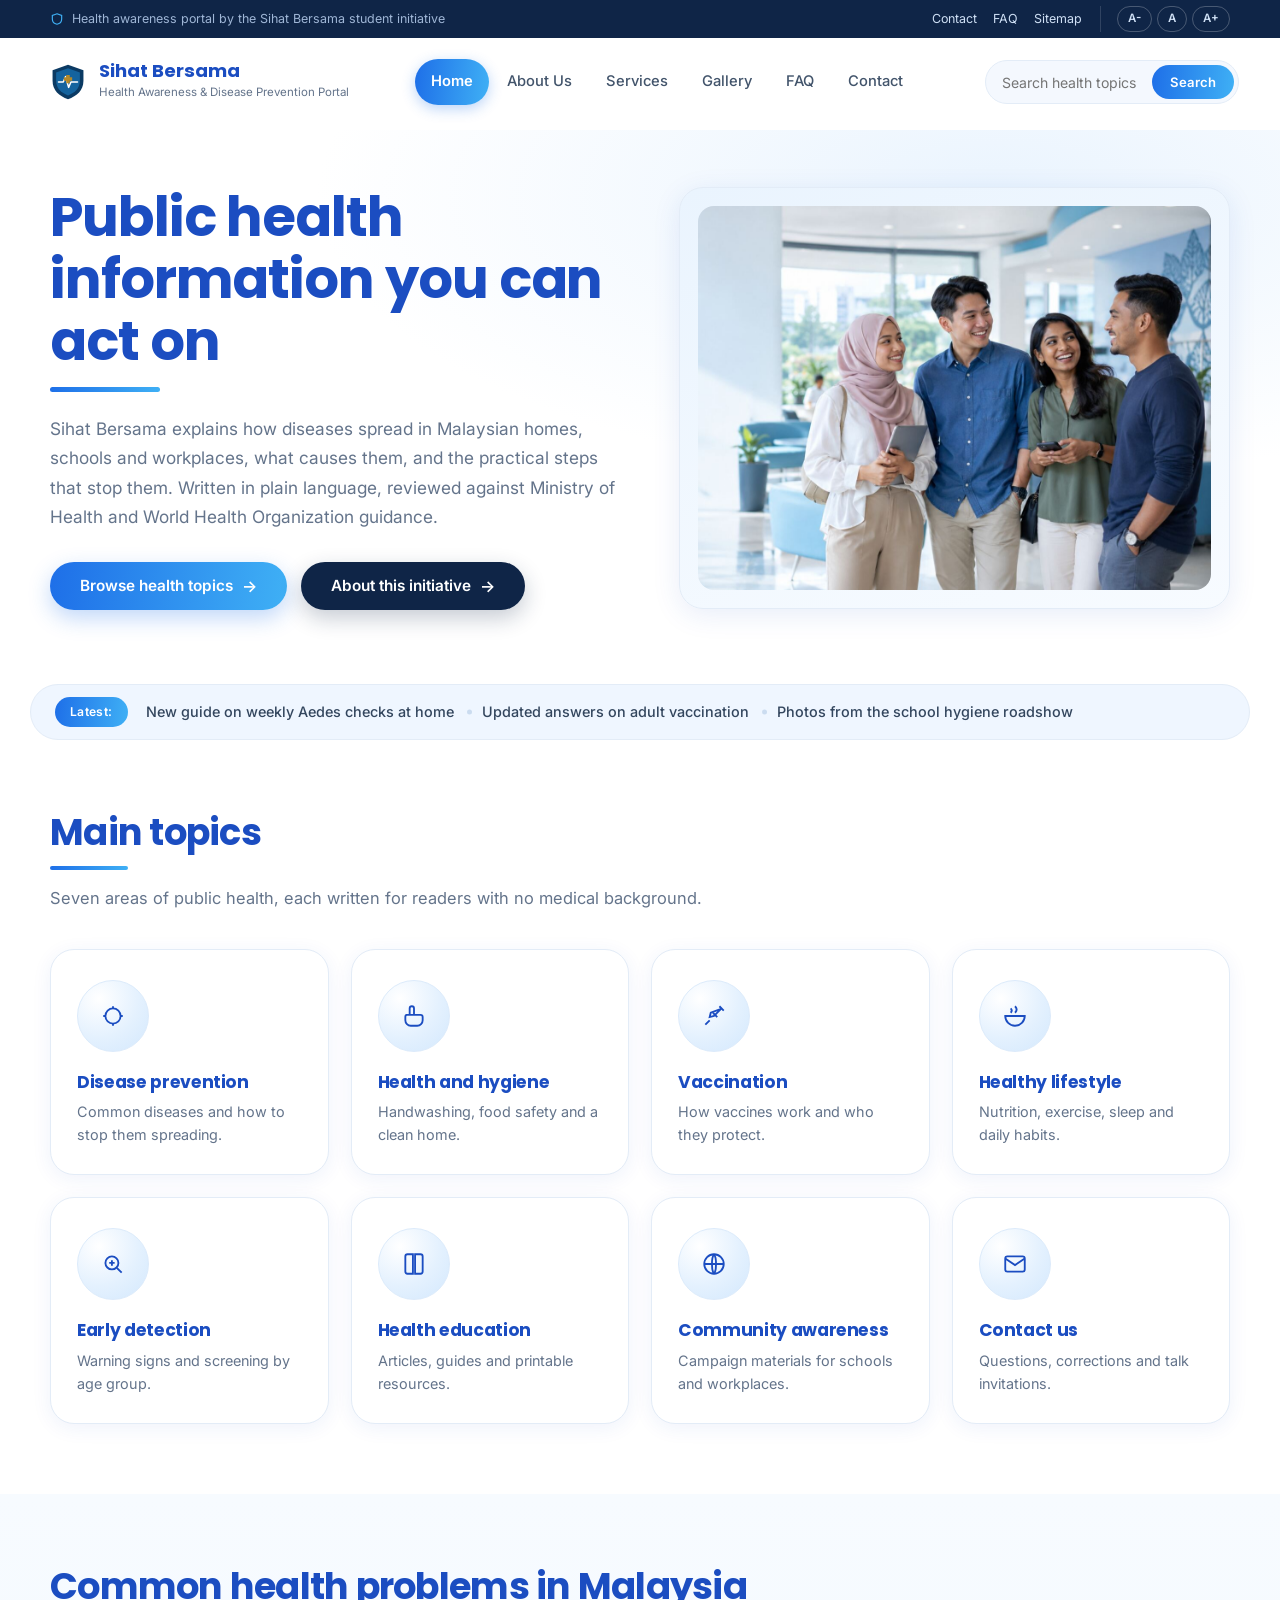
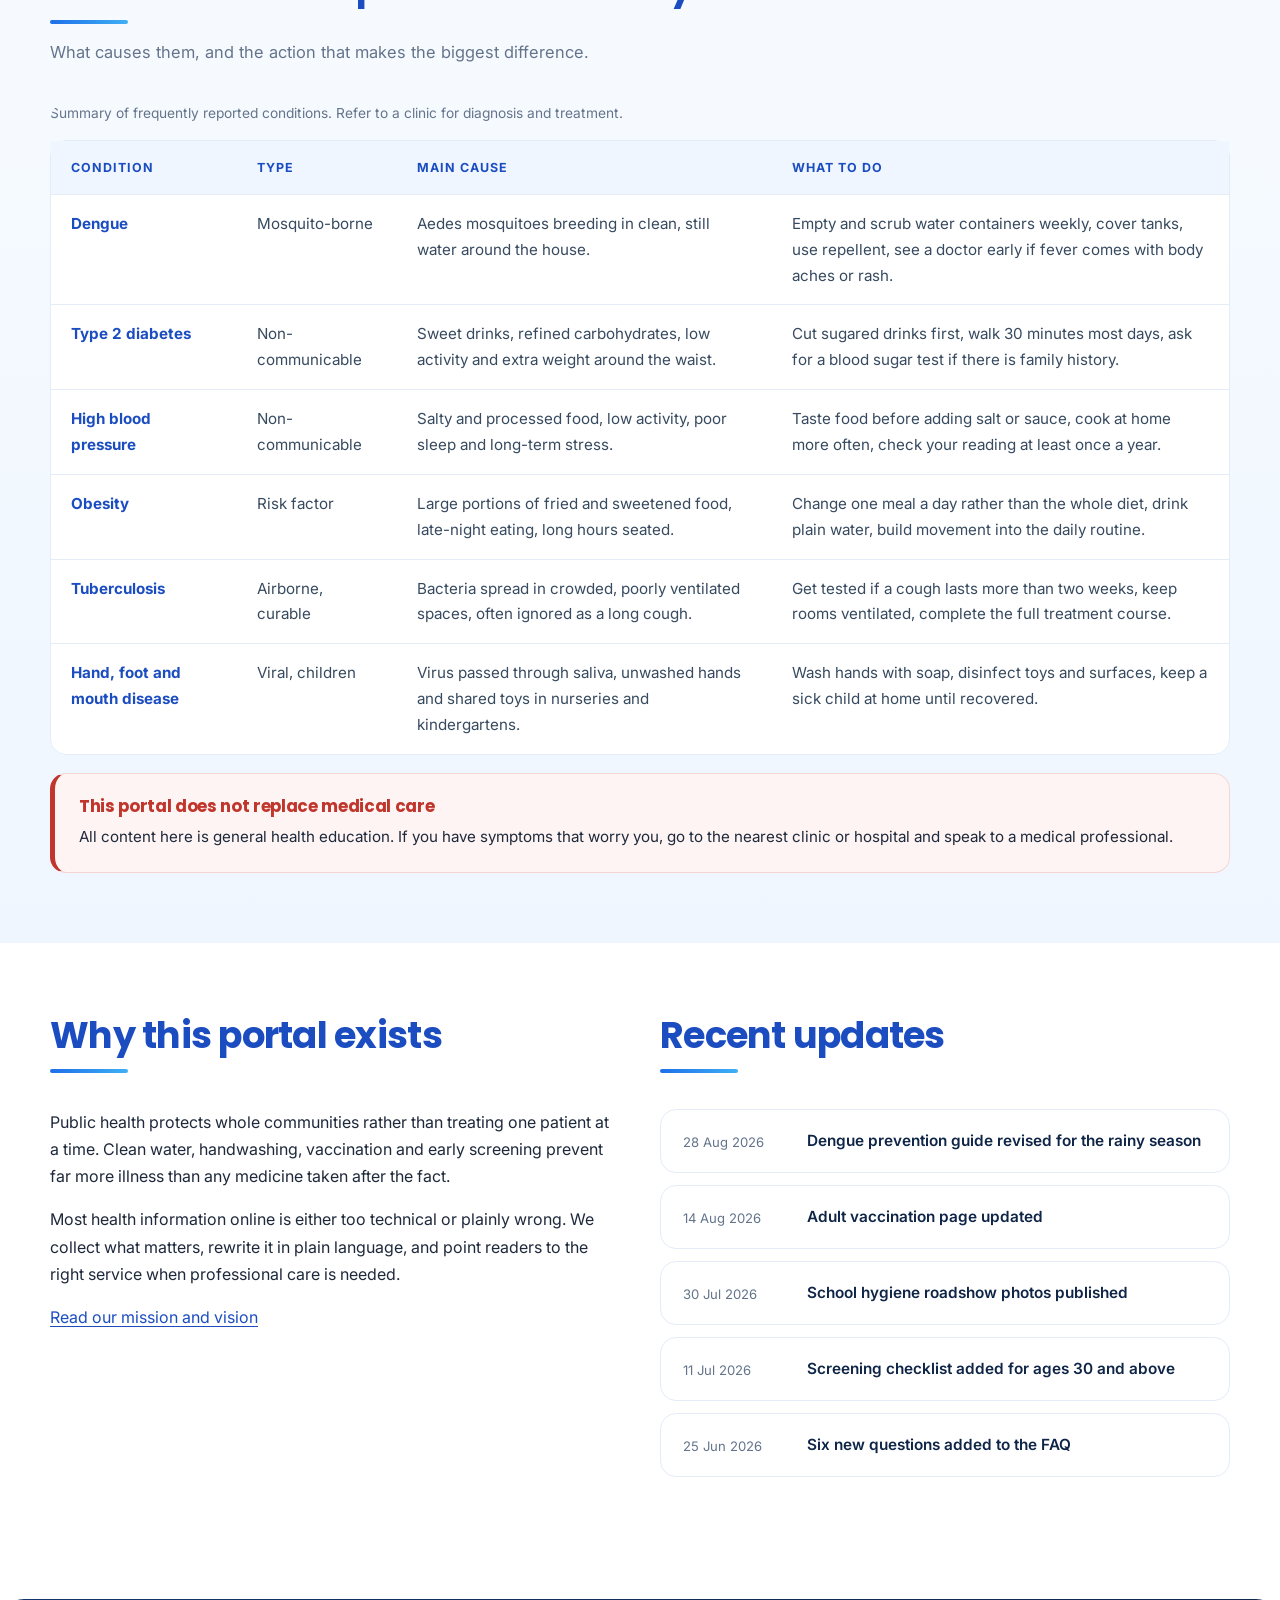
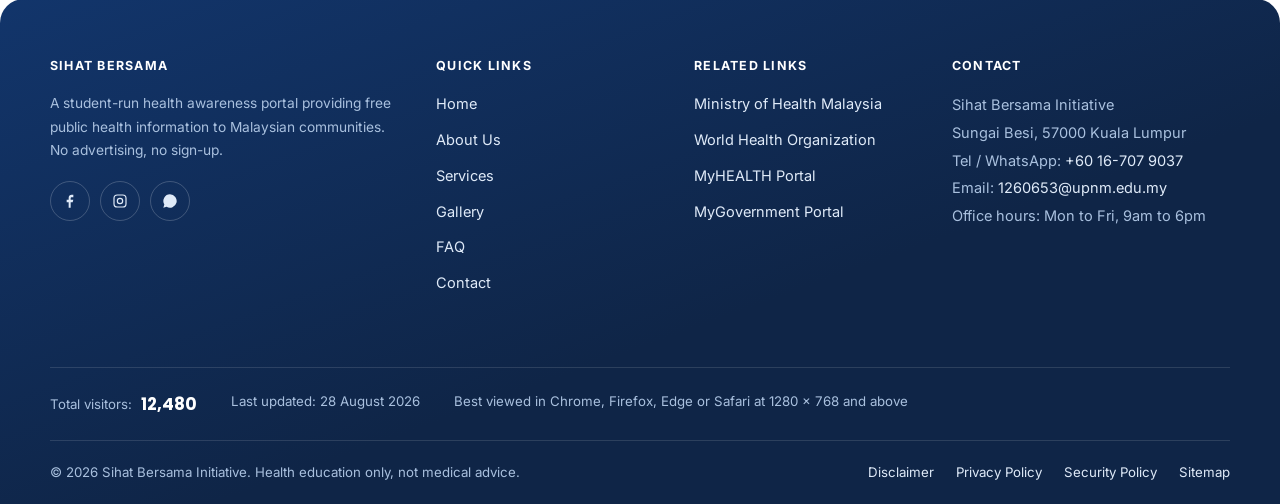
<file: index.html>
<!DOCTYPE html>
<html lang="en">
<head>
<meta charset="utf-8">
<meta name="viewport" content="width=device-width, initial-scale=1">
<title>Home | Sihat Bersama Health Awareness Portal</title>
<meta name="description" content="Public health information portal on disease prevention, hygiene, vaccination, healthy living and early detection for Malaysian communities.">
<link rel="preconnect" href="https://fonts.googleapis.com">
<link rel="preconnect" href="https://fonts.gstatic.com" crossorigin>
<link href="https://fonts.googleapis.com/css2?family=Poppins:wght@500;600;700&family=Inter:wght@400;500;600;700&display=swap" rel="stylesheet">
<link rel="stylesheet" href="assets/css/style.css?v=6fe60e30">
</head>
<body>
<a class="skip" href="#main">Skip to main content</a>

<!-- ===== utility bar ===== -->
<div class="utilbar">
  <div class="wrap utilbar-in">
    <span class="util-official">
      <svg width="14" height="14" viewBox="0 0 24 24" fill="none" stroke="currentColor" stroke-width="2" aria-hidden="true"><path d="M12 3l8 3v6c0 5-3.4 8.2-8 9-4.6-.8-8-4-8-9V6z"/></svg>
      Health awareness portal by the Sihat Bersama student initiative
    </span>
    <span class="util-links">
      <a href="contact.html">Contact</a>
      <a href="faq.html">FAQ</a>
      <a href="#footer">Sitemap</a>
    </span>
    <span class="util-tools">
      <button class="a11y-btn" id="textSmaller" type="button" title="Smaller text">A-</button>
      <button class="a11y-btn" id="textNormal" type="button" title="Normal text">A</button>
      <button class="a11y-btn" id="textLarger" type="button" title="Larger text">A+</button>
    </span>
  </div>
</div>

<!-- ===== site header ===== -->
<header class="siteheader">
  <div class="wrap siteheader-in">
    <a class="brand" href="index.html">
      <svg class="brand-crest" viewBox="0 0 64 64" aria-hidden="true">
        <path d="M32 3l26 9v18c0 16-11 26-26 31C17 56 6 46 6 30V12z" fill="#0B3A63"/>
        <path d="M32 9l20 7v14c0 12.5-8.4 20.6-20 24.6C20.4 50.6 12 42.5 12 30V16z" fill="#14639E"/>
        <path d="M16 32h8l4-9 5 18 4-9h11" fill="none" stroke="#fff" stroke-width="2.6" stroke-linecap="round" stroke-linejoin="round"/>
        <path d="M29 20h6v4h4v6h-4v4h-6v-4h-4v-6h4z" fill="#B3892A"/>
      </svg>
      <span>
        <span class="site-name">Sihat Bersama</span>
        <span class="site-sub">Health Awareness &amp; Disease Prevention Portal</span>
      </span>
    </a>
    <button class="nav-toggle" type="button" aria-expanded="false" aria-controls="navlist">
      <svg width="18" height="12" viewBox="0 0 18 12" aria-hidden="true"><path d="M0 1h18M0 6h18M0 11h18" stroke="currentColor" stroke-width="2"/></svg>
      Menu
    </button>
    <nav class="mainnav" aria-label="Main">
      <ul id="navlist">
        <li><a class="is-active" aria-current="page" href="index.html">Home</a></li>
        <li><a href="about.html">About Us</a></li>
        <li><a href="services.html">Services</a></li>
        <li><a href="gallery.html">Gallery</a></li>
        <li><a href="faq.html">FAQ</a></li>
        <li><a href="contact.html">Contact</a></li>
      </ul>
    </nav>
    <form class="searchbox" id="siteSearch" role="search">
      <label class="skip" for="q">Search this site</label>
      <input id="q" type="search" placeholder="Search health topics">
      <button type="submit">Search</button>
    </form>
  </div>
</header>

<main id="main">

<!-- ===== hero ===== -->
<section class="hero">
  <div class="wrap hero-in">
    <div>
      <h1>Public health information you can act on</h1>
      <p>Sihat Bersama explains how diseases spread in Malaysian homes, schools and workplaces, what causes them, and the practical steps that stop them. Written in plain language, reviewed against Ministry of Health and World Health Organization guidance.</p>
      <div class="hero-actions">
        <a class="btn" href="services.html">Browse health topics</a>
        <a class="btn btn-alt" href="about.html">About this initiative</a>
      </div>
    </div>
    <div class="hero-art">
      <img src="assets/img/hero-community.jpg" alt="Four young Malaysian adults talking and smiling in a bright community centre lobby" width="1200" height="1004" fetchpriority="high" decoding="async">
    </div>
  </div>
</section>

<!-- ===== announcements ===== -->
<div class="announce">
  <div class="wrap announce-in">
    <strong>Latest:</strong>
    <ul>
      <li><a href="services.html">New guide on weekly Aedes checks at home</a></li>
      <li><a href="faq.html">Updated answers on adult vaccination</a></li>
      <li><a href="gallery.html">Photos from the school hygiene roadshow</a></li>
    </ul>
  </div>
</div>

<!-- ===== quick access ===== -->
<section class="sec">
  <div class="wrap">
    <div class="sec-head">
      <h2>Main topics</h2>
      <p>Seven areas of public health, each written for readers with no medical background.</p>
    </div>

    <div class="tiles">
      <a class="tile" href="services.html#prevention">
        <span class="ico"><svg width="26" height="26" viewBox="0 0 24 24" fill="none" stroke="currentColor" stroke-width="1.7" aria-hidden="true"><circle cx="12" cy="12" r="7"/><path d="M12 5V3M12 21v-2M5 12H3M21 12h-2M9.5 10h.01M14 14h.01M10 15h.01M15 9.5h.01"/></svg></span>
        <h3>Disease prevention</h3>
        <p>Common diseases and how to stop them spreading.</p>
      </a>
      <a class="tile" href="services.html#hygiene">
        <span class="ico"><svg width="26" height="26" viewBox="0 0 24 24" fill="none" stroke="currentColor" stroke-width="1.7" aria-hidden="true"><path d="M8 11V5a2 2 0 0 1 4 0v6"/><path d="M5 11h13a2 2 0 0 1 2 2v3a5 5 0 0 1-5 5H9a5 5 0 0 1-5-5v-3a2 2 0 0 1 1-2z"/></svg></span>
        <h3>Health and hygiene</h3>
        <p>Handwashing, food safety and a clean home.</p>
      </a>
      <a class="tile" href="services.html#vaccination">
        <span class="ico"><svg width="26" height="26" viewBox="0 0 24 24" fill="none" stroke="currentColor" stroke-width="1.7" aria-hidden="true"><path d="M17 3l4 4M18.5 5.5L12 12l-4 1 1-4z"/><path d="M11 9l4 4M4 20l4-4"/></svg></span>
        <h3>Vaccination</h3>
        <p>How vaccines work and who they protect.</p>
      </a>
      <a class="tile" href="services.html#lifestyle">
        <span class="ico"><svg width="26" height="26" viewBox="0 0 24 24" fill="none" stroke="currentColor" stroke-width="1.7" aria-hidden="true"><path d="M3 12h18a9 9 0 0 1-18 0z"/><path d="M12 3c2 2 2 4 0 6M8 5c1.4 1.4 1.4 2.6 0 4"/></svg></span>
        <h3>Healthy lifestyle</h3>
        <p>Nutrition, exercise, sleep and daily habits.</p>
      </a>
      <a class="tile" href="services.html#detection">
        <span class="ico"><svg width="26" height="26" viewBox="0 0 24 24" fill="none" stroke="currentColor" stroke-width="1.7" aria-hidden="true"><circle cx="11" cy="11" r="6"/><path d="M20 20l-4.5-4.5M8.5 11h5M11 8.5v5"/></svg></span>
        <h3>Early detection</h3>
        <p>Warning signs and screening by age group.</p>
      </a>
      <a class="tile" href="services.html#education">
        <span class="ico"><svg width="26" height="26" viewBox="0 0 24 24" fill="none" stroke="currentColor" stroke-width="1.7" aria-hidden="true"><path d="M4 5a2 2 0 0 1 2-2h5v18H6a2 2 0 0 1-2-2z"/><path d="M20 5a2 2 0 0 0-2-2h-5v18h5a2 2 0 0 0 2-2z"/></svg></span>
        <h3>Health education</h3>
        <p>Articles, guides and printable resources.</p>
      </a>
      <a class="tile" href="services.html#community">
        <span class="ico"><svg width="26" height="26" viewBox="0 0 24 24" fill="none" stroke="currentColor" stroke-width="1.7" aria-hidden="true"><circle cx="12" cy="12" r="9"/><path d="M3 12h18M12 3c2.5 3 2.5 15 0 18M12 3c-2.5 3-2.5 15 0 18"/></svg></span>
        <h3>Community awareness</h3>
        <p>Campaign materials for schools and workplaces.</p>
      </a>
      <a class="tile" href="contact.html">
        <span class="ico"><svg width="26" height="26" viewBox="0 0 24 24" fill="none" stroke="currentColor" stroke-width="1.7" aria-hidden="true"><rect x="3" y="5" width="18" height="14" rx="2"/><path d="M3 7l9 6 9-6"/></svg></span>
        <h3>Contact us</h3>
        <p>Questions, corrections and talk invitations.</p>
      </a>
    </div>
  </div>
</section>

<!-- ===== common cases table ===== -->
<section class="sec sec-alt">
  <div class="wrap">
    <div class="sec-head">
      <h2>Common health problems in Malaysia</h2>
      <p>What causes them, and the action that makes the biggest difference.</p>
    </div>

    <div class="table-scroll">
      <table class="table">
        <caption>Summary of frequently reported conditions. Refer to a clinic for diagnosis and treatment.</caption>
        <thead>
          <tr><th scope="col">Condition</th><th scope="col">Type</th><th scope="col">Main cause</th><th scope="col">What to do</th></tr>
        </thead>
        <tbody>
          <tr>
            <td><strong>Dengue</strong></td>
            <td>Mosquito-borne</td>
            <td>Aedes mosquitoes breeding in clean, still water around the house.</td>
            <td>Empty and scrub water containers weekly, cover tanks, use repellent, see a doctor early if fever comes with body aches or rash.</td>
          </tr>
          <tr>
            <td><strong>Type 2 diabetes</strong></td>
            <td>Non-communicable</td>
            <td>Sweet drinks, refined carbohydrates, low activity and extra weight around the waist.</td>
            <td>Cut sugared drinks first, walk 30 minutes most days, ask for a blood sugar test if there is family history.</td>
          </tr>
          <tr>
            <td><strong>High blood pressure</strong></td>
            <td>Non-communicable</td>
            <td>Salty and processed food, low activity, poor sleep and long-term stress.</td>
            <td>Taste food before adding salt or sauce, cook at home more often, check your reading at least once a year.</td>
          </tr>
          <tr>
            <td><strong>Obesity</strong></td>
            <td>Risk factor</td>
            <td>Large portions of fried and sweetened food, late-night eating, long hours seated.</td>
            <td>Change one meal a day rather than the whole diet, drink plain water, build movement into the daily routine.</td>
          </tr>
          <tr>
            <td><strong>Tuberculosis</strong></td>
            <td>Airborne, curable</td>
            <td>Bacteria spread in crowded, poorly ventilated spaces, often ignored as a long cough.</td>
            <td>Get tested if a cough lasts more than two weeks, keep rooms ventilated, complete the full treatment course.</td>
          </tr>
          <tr>
            <td><strong>Hand, foot and mouth disease</strong></td>
            <td>Viral, children</td>
            <td>Virus passed through saliva, unwashed hands and shared toys in nurseries and kindergartens.</td>
            <td>Wash hands with soap, disinfect toys and surfaces, keep a sick child at home until recovered.</td>
          </tr>
        </tbody>
      </table>
    </div>

    <div class="notice warn" style="margin-top:18px">
      <h3>This portal does not replace medical care</h3>
      <p>All content here is general health education. If you have symptoms that worry you, go to the nearest clinic or hospital and speak to a medical professional.</p>
    </div>
  </div>
</section>

<!-- ===== purpose + updates ===== -->
<section class="sec">
  <div class="wrap split">
    <div>
      <div class="sec-head"><h2>Why this portal exists</h2></div>
      <p>Public health protects whole communities rather than treating one patient at a time. Clean water, handwashing, vaccination and early screening prevent far more illness than any medicine taken after the fact.</p>
      <p>Most health information online is either too technical or plainly wrong. We collect what matters, rewrite it in plain language, and point readers to the right service when professional care is needed.</p>
      <p><a href="about.html">Read our mission and vision</a></p>
    </div>
    <div>
      <div class="sec-head"><h2>Recent updates</h2></div>
      <ul class="updates">
        <li><time datetime="2026-08-28">28 Aug 2026</time><a href="services.html#prevention">Dengue prevention guide revised for the rainy season</a></li>
        <li><time datetime="2026-08-14">14 Aug 2026</time><a href="services.html#vaccination">Adult vaccination page updated</a></li>
        <li><time datetime="2026-07-30">30 Jul 2026</time><a href="gallery.html">School hygiene roadshow photos published</a></li>
        <li><time datetime="2026-07-11">11 Jul 2026</time><a href="services.html#detection">Screening checklist added for ages 30 and above</a></li>
        <li><time datetime="2026-06-25">25 Jun 2026</time><a href="faq.html">Six new questions added to the FAQ</a></li>
      </ul>
    </div>
  </div>
</section>

</main>

<!-- ===== footer ===== -->
<footer class="footer" id="footer">
  <div class="wrap">
    <div class="foot-grid">
      <div>
        <h3>Sihat Bersama</h3>
        <p style="font-size:.86rem">A student-run health awareness portal providing free public health information to Malaysian communities. No advertising, no sign-up.</p>
        <div class="socials">
          <a href="#" aria-label="Facebook"><svg width="16" height="16" viewBox="0 0 24 24" fill="currentColor"><path d="M13 22v-8h3l1-4h-4V8c0-1.1.3-1.8 1.9-1.8H17V2.7A26 26 0 0 0 14.5 2.5C11.9 2.5 10 4.1 10 7.1V10H7v4h3v8z"/></svg></a>
          <a href="#" aria-label="Instagram"><svg width="16" height="16" viewBox="0 0 24 24" fill="none" stroke="currentColor" stroke-width="1.8"><rect x="3" y="3" width="18" height="18" rx="5"/><circle cx="12" cy="12" r="4"/></svg></a>
          <a href="https://wa.me/60167079037" aria-label="WhatsApp"><svg width="16" height="16" viewBox="0 0 24 24" fill="currentColor"><path d="M12 2a10 10 0 0 0-8.5 15.2L2 22l4.9-1.4A10 10 0 1 0 12 2z"/></svg></a>
        </div>
      </div>
      <div>
        <h3>Quick links</h3>
        <ul>
          <li><a href="index.html">Home</a></li>
          <li><a href="about.html">About Us</a></li>
          <li><a href="services.html">Services</a></li>
          <li><a href="gallery.html">Gallery</a></li>
          <li><a href="faq.html">FAQ</a></li>
          <li><a href="contact.html">Contact</a></li>
        </ul>
      </div>
      <div>
        <h3>Related links</h3>
        <ul>
          <li><a href="https://www.moh.gov.my">Ministry of Health Malaysia</a></li>
          <li><a href="https://www.who.int">World Health Organization</a></li>
          <li><a href="https://www.myhealth.gov.my">MyHEALTH Portal</a></li>
          <li><a href="https://www.malaysia.gov.my">MyGovernment Portal</a></li>
        </ul>
      </div>
      <div>
        <h3>Contact</h3>
        <address>
          Sihat Bersama Initiative<br>
          Sungai Besi, 57000 Kuala Lumpur<br>
          Tel / WhatsApp: <a href="https://wa.me/60167079037">+60 16-707 9037</a><br>
          Email: <a href="mailto:1260653@upnm.edu.my">1260653@upnm.edu.my</a><br>
          Office hours: Mon to Fri, 9am to 6pm
        </address>
      </div>
    </div>

    <div class="foot-meta">
      <span class="counter">Total visitors: <b id="viewCount">0</b></span>
      <span>Last updated: 28 August 2026</span>
      <span>Best viewed in Chrome, Firefox, Edge or Safari at 1280 x 768 and above</span>
    </div>

    <div class="foot-base">
      <span>&copy; <span data-year>2026</span> Sihat Bersama Initiative. Health education only, not medical advice.</span>
      <span class="foot-links">
        <a href="#">Disclaimer</a>
        <a href="#">Privacy Policy</a>
        <a href="#">Security Policy</a>
        <a href="#footer">Sitemap</a>
      </span>
    </div>
  </div>
</footer>

<script src="assets/js/main.js?v=61d804a8"></script>
</body>
</html>
</file>
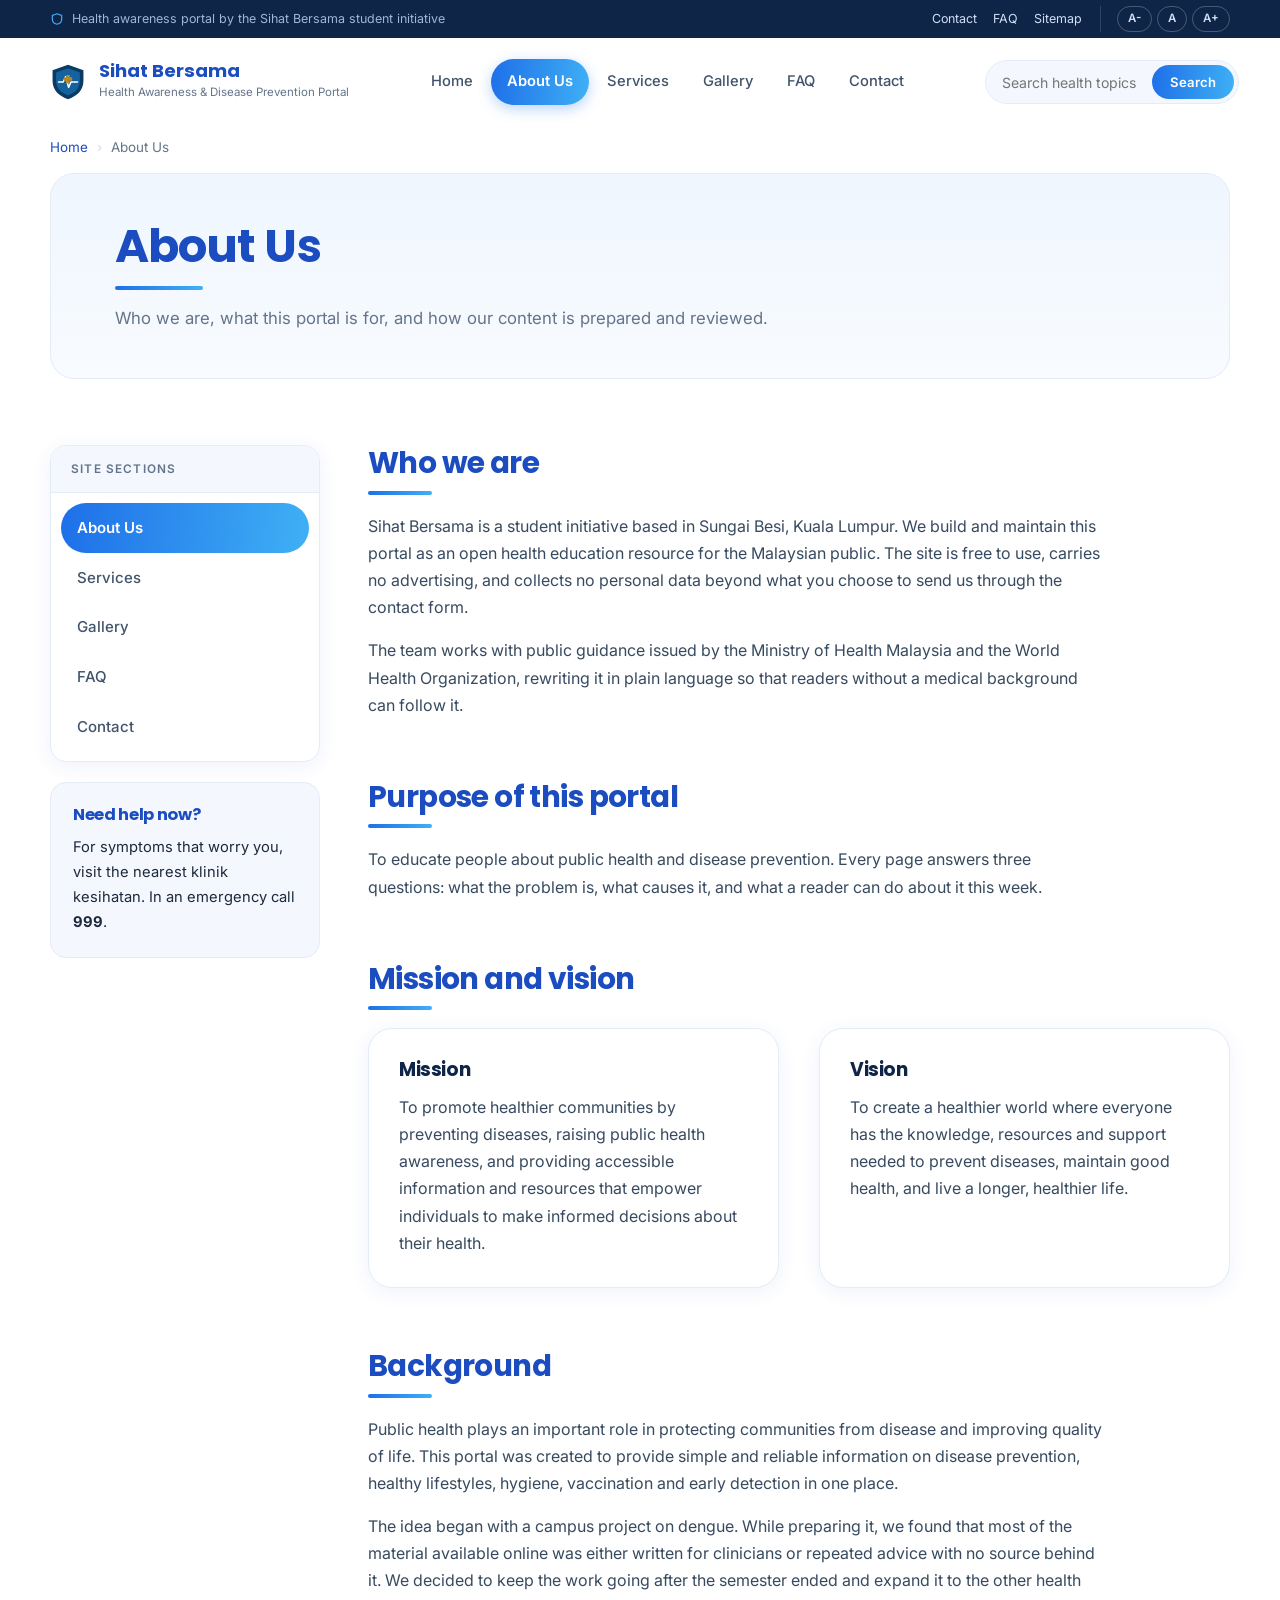
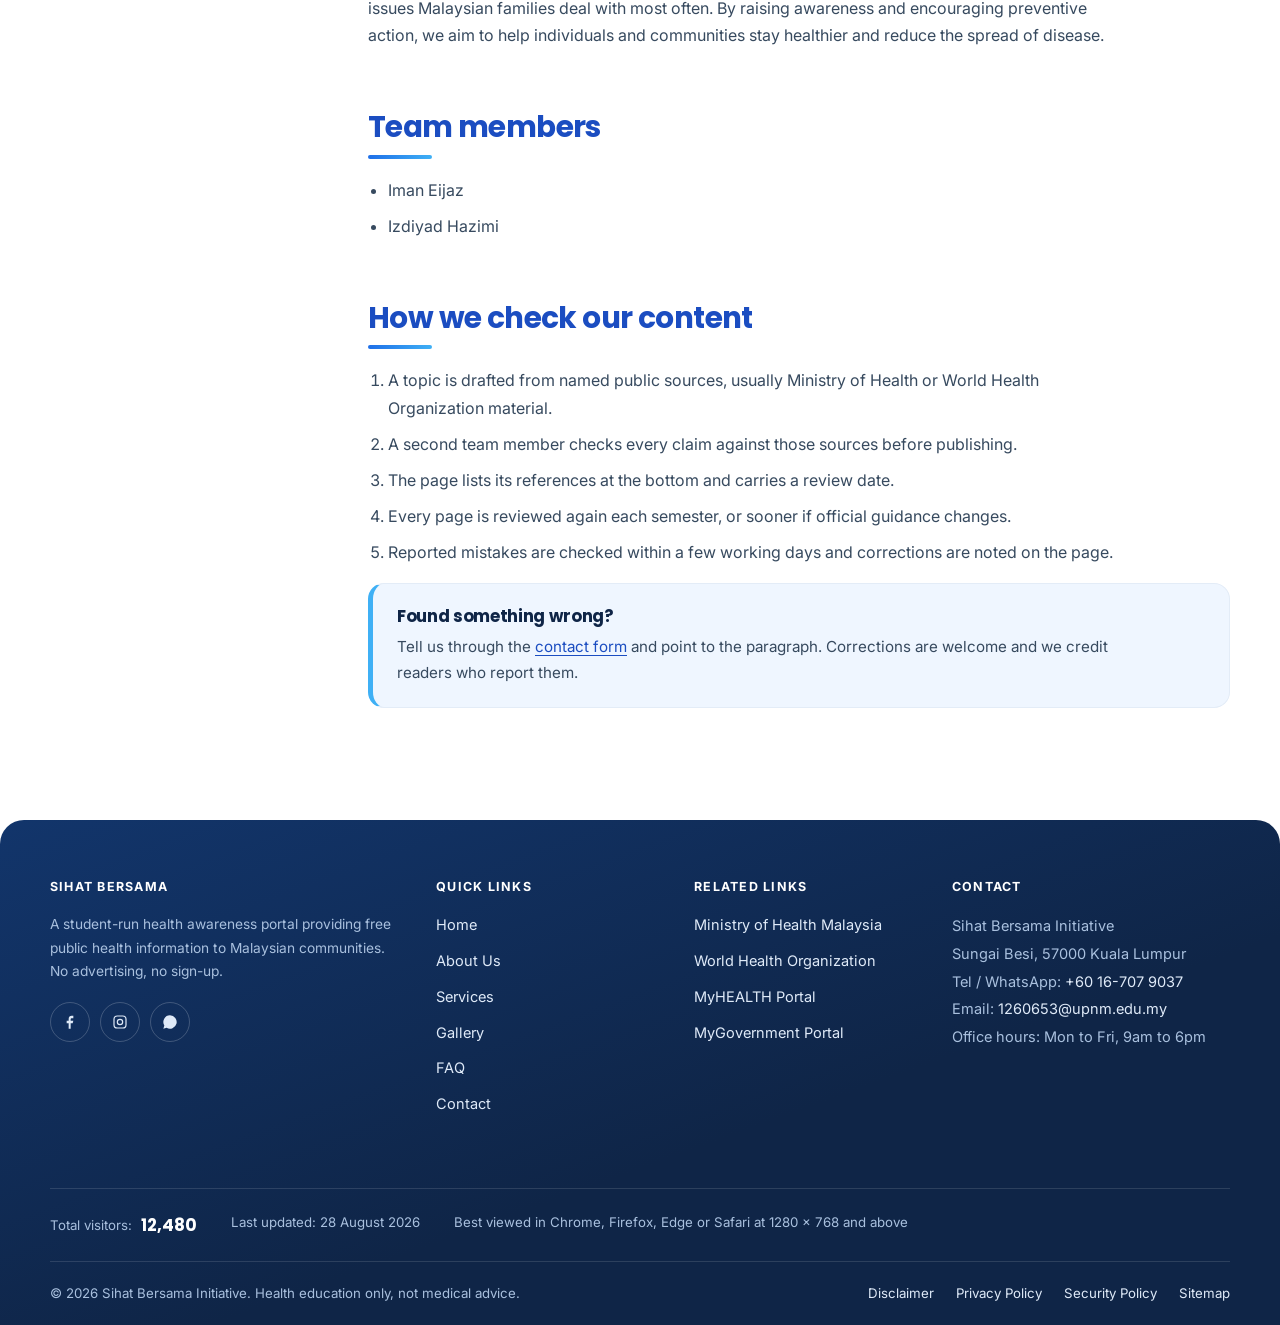
<file: about.html>
<!DOCTYPE html>
<html lang="en">
<head>
<meta charset="utf-8">
<meta name="viewport" content="width=device-width, initial-scale=1">
<title>About Us | Sihat Bersama Health Awareness Portal</title>
<meta name="description" content="About the Sihat Bersama initiative: who we are, our purpose, mission, vision and how we check our health content.">
<link rel="preconnect" href="https://fonts.googleapis.com">
<link rel="preconnect" href="https://fonts.gstatic.com" crossorigin>
<link href="https://fonts.googleapis.com/css2?family=Poppins:wght@500;600;700&family=Inter:wght@400;500;600;700&display=swap" rel="stylesheet">
<link rel="stylesheet" href="assets/css/style.css?v=6fe60e30">
</head>
<body>
<a class="skip" href="#main">Skip to main content</a>

<div class="utilbar">
  <div class="wrap utilbar-in">
    <span class="util-official">
      <svg width="14" height="14" viewBox="0 0 24 24" fill="none" stroke="currentColor" stroke-width="2" aria-hidden="true"><path d="M12 3l8 3v6c0 5-3.4 8.2-8 9-4.6-.8-8-4-8-9V6z"/></svg>
      Health awareness portal by the Sihat Bersama student initiative
    </span>
    <span class="util-links">
      <a href="contact.html">Contact</a>
      <a href="faq.html">FAQ</a>
      <a href="#footer">Sitemap</a>
    </span>
    <span class="util-tools">
      <button class="a11y-btn" id="textSmaller" type="button" title="Smaller text">A-</button>
      <button class="a11y-btn" id="textNormal" type="button" title="Normal text">A</button>
      <button class="a11y-btn" id="textLarger" type="button" title="Larger text">A+</button>
    </span>
  </div>
</div>

<header class="siteheader">
  <div class="wrap siteheader-in">
    <a class="brand" href="index.html">
      <svg class="brand-crest" viewBox="0 0 64 64" aria-hidden="true">
        <path d="M32 3l26 9v18c0 16-11 26-26 31C17 56 6 46 6 30V12z" fill="#0B3A63"/>
        <path d="M32 9l20 7v14c0 12.5-8.4 20.6-20 24.6C20.4 50.6 12 42.5 12 30V16z" fill="#14639E"/>
        <path d="M16 32h8l4-9 5 18 4-9h11" fill="none" stroke="#fff" stroke-width="2.6" stroke-linecap="round" stroke-linejoin="round"/>
        <path d="M29 20h6v4h4v6h-4v4h-6v-4h-4v-6h4z" fill="#B3892A"/>
      </svg>
      <span>
        <span class="site-name">Sihat Bersama</span>
        <span class="site-sub">Health Awareness &amp; Disease Prevention Portal</span>
      </span>
    </a>
    <button class="nav-toggle" type="button" aria-expanded="false" aria-controls="navlist">
      <svg width="18" height="12" viewBox="0 0 18 12" aria-hidden="true"><path d="M0 1h18M0 6h18M0 11h18" stroke="currentColor" stroke-width="2"/></svg>
      Menu
    </button>
    <nav class="mainnav" aria-label="Main">
      <ul id="navlist">
        <li><a href="index.html">Home</a></li>
        <li><a class="is-active" aria-current="page" href="about.html">About Us</a></li>
        <li><a href="services.html">Services</a></li>
        <li><a href="gallery.html">Gallery</a></li>
        <li><a href="faq.html">FAQ</a></li>
        <li><a href="contact.html">Contact</a></li>
      </ul>
    </nav>
    <form class="searchbox" id="siteSearch" role="search">
      <label class="skip" for="q">Search this site</label>
      <input id="q" type="search" placeholder="Search health topics">
      <button type="submit">Search</button>
    </form>
  </div>
</header>

<nav class="breadcrumb" aria-label="Breadcrumb">
  <div class="wrap">
    <ol><li><a href="index.html">Home</a></li><li aria-current="page">About Us</li></ol>
  </div>
</nav>

<div class="pagehead">
  <div class="wrap">
    <h1>About Us</h1>
    <p>Who we are, what this portal is for, and how our content is prepared and reviewed.</p>
  </div>
</div>

<main id="main" class="main">
<div class="wrap layout">
<aside>
  <nav class="sidenav" aria-label="Section">
    <h2>Site sections</h2>
    <ul>
      <li><a class="is-active" href="about.html">About Us</a></li>
      <li><a href="services.html">Services</a></li>
      <li><a href="gallery.html">Gallery</a></li>
      <li><a href="faq.html">FAQ</a></li>
      <li><a href="contact.html">Contact</a></li>
    </ul>
  </nav>
  <div class="sidebox">
    <h3>Need help now?</h3>
    <p>For symptoms that worry you, visit the nearest klinik kesihatan. In an emergency call <strong>999</strong>.</p>
  </div>
</aside>

<div class="content">
  <section>
    <h2>Who we are</h2>
    <p>Sihat Bersama is a student initiative based in Sungai Besi, Kuala Lumpur. We build and maintain this portal as an open health education resource for the Malaysian public. The site is free to use, carries no advertising, and collects no personal data beyond what you choose to send us through the contact form.</p>
    <p>The team works with public guidance issued by the Ministry of Health Malaysia and the World Health Organization, rewriting it in plain language so that readers without a medical background can follow it.</p>
  </section>

  <section>
    <h2>Purpose of this portal</h2>
    <p>To educate people about public health and disease prevention. Every page answers three questions: what the problem is, what causes it, and what a reader can do about it this week.</p>
  </section>

  <section>
    <h2>Mission and vision</h2>
    <div class="split">
      <div class="panel">
        <h3>Mission</h3>
        <p>To promote healthier communities by preventing diseases, raising public health awareness, and providing accessible information and resources that empower individuals to make informed decisions about their health.</p>
      </div>
      <div class="panel">
        <h3>Vision</h3>
        <p>To create a healthier world where everyone has the knowledge, resources and support needed to prevent diseases, maintain good health, and live a longer, healthier life.</p>
      </div>
    </div>
  </section>

  <section>
    <h2>Background</h2>
    <p>Public health plays an important role in protecting communities from disease and improving quality of life. This portal was created to provide simple and reliable information on disease prevention, healthy lifestyles, hygiene, vaccination and early detection in one place.</p>
    <p>The idea began with a campus project on dengue. While preparing it, we found that most of the material available online was either written for clinicians or repeated advice with no source behind it. We decided to keep the work going after the semester ended and expand it to the other health issues Malaysian families deal with most often. By raising awareness and encouraging preventive action, we aim to help individuals and communities stay healthier and reduce the spread of disease.</p>
  </section>

  <section>
    <h2>Team members</h2>
    <ul>
      <li>Iman Eijaz</li>
      <li>Izdiyad Hazimi</li>
    </ul>
  </section>

  <section>
    <h2>How we check our content</h2>
    <ol>
      <li>A topic is drafted from named public sources, usually Ministry of Health or World Health Organization material.</li>
      <li>A second team member checks every claim against those sources before publishing.</li>
      <li>The page lists its references at the bottom and carries a review date.</li>
      <li>Every page is reviewed again each semester, or sooner if official guidance changes.</li>
      <li>Reported mistakes are checked within a few working days and corrections are noted on the page.</li>
    </ol>
    <div class="notice">
      <h3>Found something wrong?</h3>
      <p>Tell us through the <a href="contact.html">contact form</a> and point to the paragraph. Corrections are welcome and we credit readers who report them.</p>
    </div>
  </section>
</div>
</div>
</main>

<footer class="footer" id="footer">
  <div class="wrap">
    <div class="foot-grid">
      <div>
        <h3>Sihat Bersama</h3>
        <p style="font-size:.86rem">A student-run health awareness portal providing free public health information to Malaysian communities. No advertising, no sign-up.</p>
        <div class="socials">
          <a href="#" aria-label="Facebook"><svg width="16" height="16" viewBox="0 0 24 24" fill="currentColor"><path d="M13 22v-8h3l1-4h-4V8c0-1.1.3-1.8 1.9-1.8H17V2.7A26 26 0 0 0 14.5 2.5C11.9 2.5 10 4.1 10 7.1V10H7v4h3v8z"/></svg></a>
          <a href="#" aria-label="Instagram"><svg width="16" height="16" viewBox="0 0 24 24" fill="none" stroke="currentColor" stroke-width="1.8"><rect x="3" y="3" width="18" height="18" rx="5"/><circle cx="12" cy="12" r="4"/></svg></a>
          <a href="https://wa.me/60167079037" aria-label="WhatsApp"><svg width="16" height="16" viewBox="0 0 24 24" fill="currentColor"><path d="M12 2a10 10 0 0 0-8.5 15.2L2 22l4.9-1.4A10 10 0 1 0 12 2z"/></svg></a>
        </div>
      </div>
      <div>
        <h3>Quick links</h3>
        <ul>
          <li><a href="index.html">Home</a></li>
          <li><a href="about.html">About Us</a></li>
          <li><a href="services.html">Services</a></li>
          <li><a href="gallery.html">Gallery</a></li>
          <li><a href="faq.html">FAQ</a></li>
          <li><a href="contact.html">Contact</a></li>
        </ul>
      </div>
      <div>
        <h3>Related links</h3>
        <ul>
          <li><a href="https://www.moh.gov.my">Ministry of Health Malaysia</a></li>
          <li><a href="https://www.who.int">World Health Organization</a></li>
          <li><a href="https://www.myhealth.gov.my">MyHEALTH Portal</a></li>
          <li><a href="https://www.malaysia.gov.my">MyGovernment Portal</a></li>
        </ul>
      </div>
      <div>
        <h3>Contact</h3>
        <address>
          Sihat Bersama Initiative<br>
          Sungai Besi, 57000 Kuala Lumpur<br>
          Tel / WhatsApp: <a href="https://wa.me/60167079037">+60 16-707 9037</a><br>
          Email: <a href="mailto:1260653@upnm.edu.my">1260653@upnm.edu.my</a><br>
          Office hours: Mon to Fri, 9am to 6pm
        </address>
      </div>
    </div>

    <div class="foot-meta">
      <span class="counter">Total visitors: <b id="viewCount">0</b></span>
      <span>Last updated: 28 August 2026</span>
      <span>Best viewed in Chrome, Firefox, Edge or Safari at 1280 x 768 and above</span>
    </div>

    <div class="foot-base">
      <span>&copy; <span data-year>2026</span> Sihat Bersama Initiative. Health education only, not medical advice.</span>
      <span class="foot-links">
        <a href="#">Disclaimer</a>
        <a href="#">Privacy Policy</a>
        <a href="#">Security Policy</a>
        <a href="#footer">Sitemap</a>
      </span>
    </div>
  </div>
</footer>

<script src="assets/js/main.js?v=61d804a8"></script>
</body>
</html>
</file>
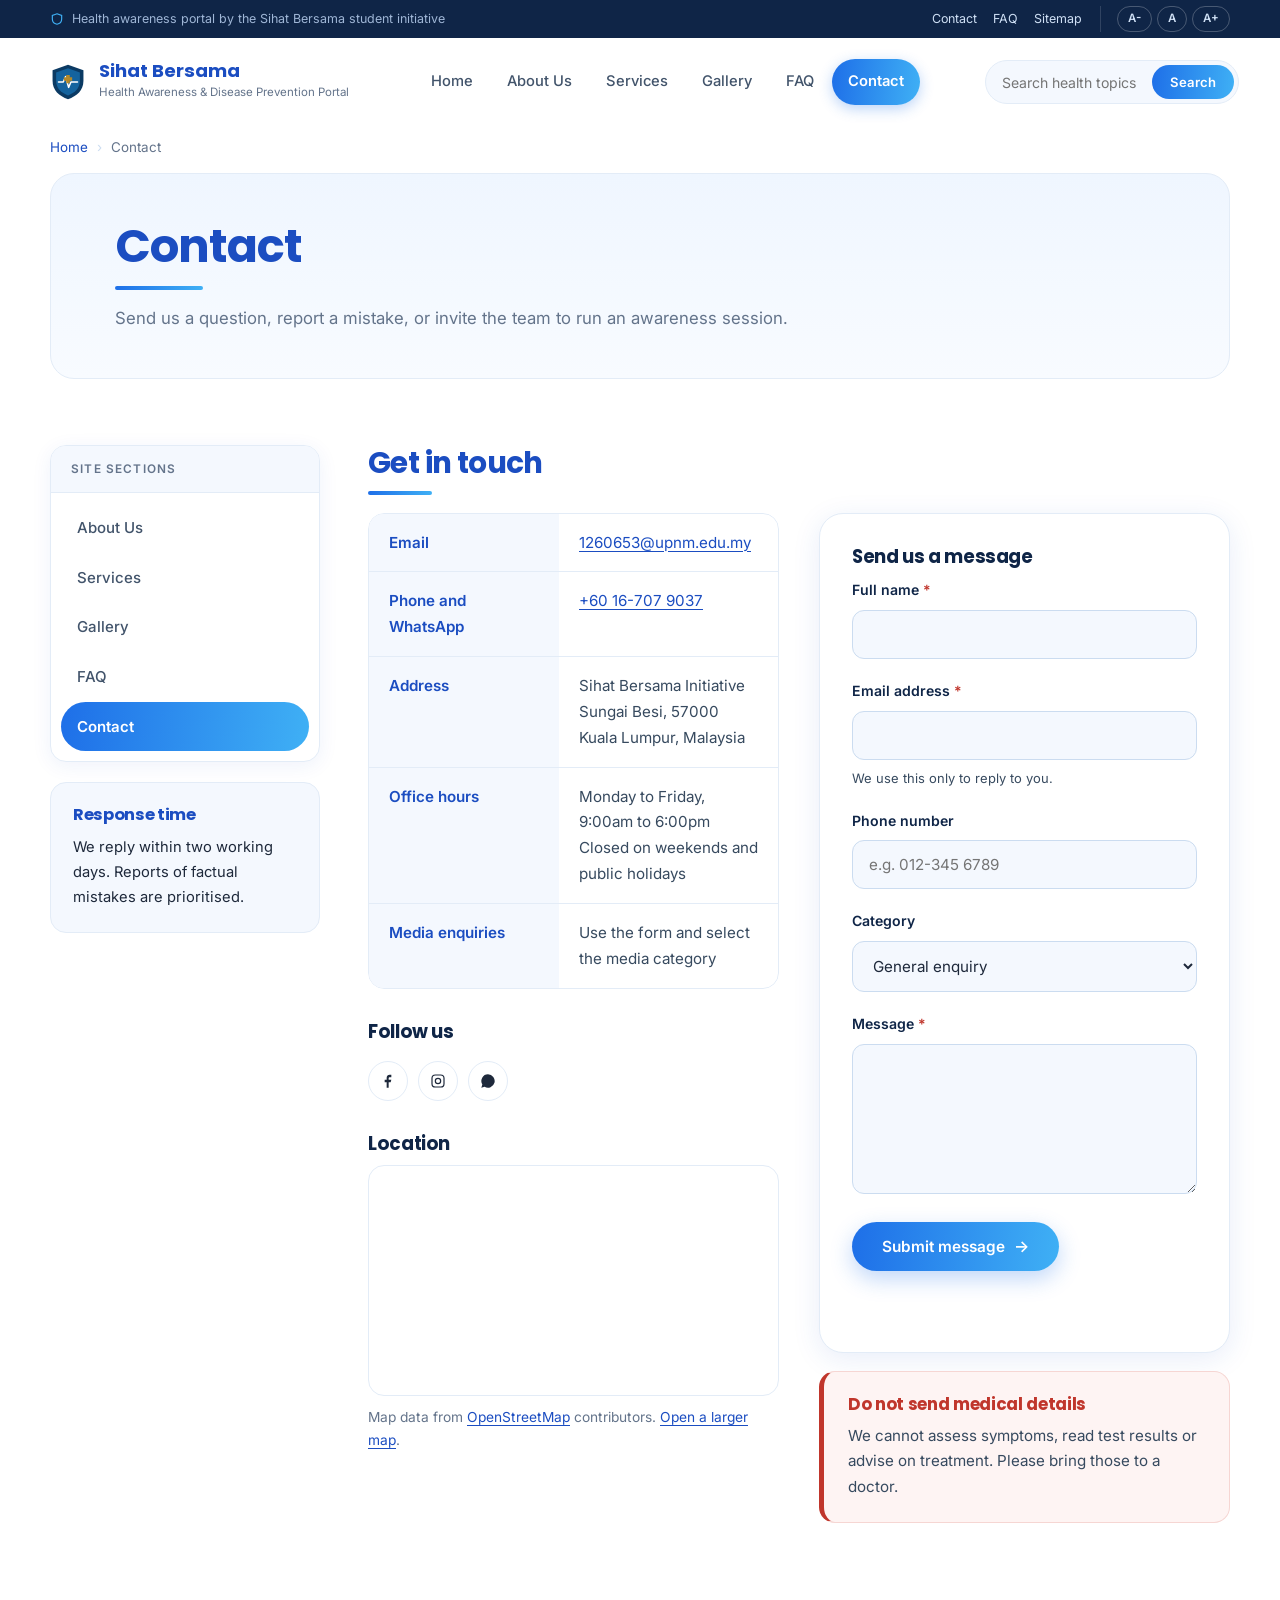
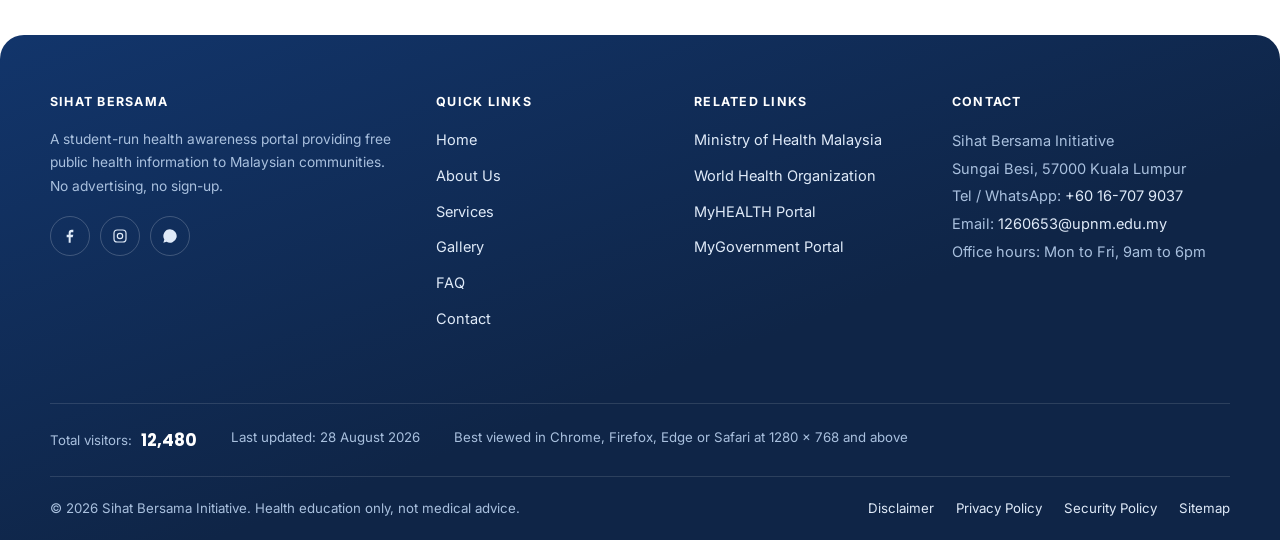
<file: contact.html>
<!DOCTYPE html>
<html lang="en">
<head>
<meta charset="utf-8">
<meta name="viewport" content="width=device-width, initial-scale=1">
<title>Contact | Sihat Bersama Health Awareness Portal</title>
<meta name="description" content="Contact the Sihat Bersama initiative by email, phone, WhatsApp or the enquiry form.">
<link rel="preconnect" href="https://fonts.googleapis.com">
<link rel="preconnect" href="https://fonts.gstatic.com" crossorigin>
<link href="https://fonts.googleapis.com/css2?family=Poppins:wght@500;600;700&family=Inter:wght@400;500;600;700&display=swap" rel="stylesheet">
<link rel="stylesheet" href="assets/css/style.css?v=6fe60e30">
</head>
<body>
<a class="skip" href="#main">Skip to main content</a>

<div class="utilbar">
  <div class="wrap utilbar-in">
    <span class="util-official">
      <svg width="14" height="14" viewBox="0 0 24 24" fill="none" stroke="currentColor" stroke-width="2" aria-hidden="true"><path d="M12 3l8 3v6c0 5-3.4 8.2-8 9-4.6-.8-8-4-8-9V6z"/></svg>
      Health awareness portal by the Sihat Bersama student initiative
    </span>
    <span class="util-links">
      <a href="contact.html">Contact</a>
      <a href="faq.html">FAQ</a>
      <a href="#footer">Sitemap</a>
    </span>
    <span class="util-tools">
      <button class="a11y-btn" id="textSmaller" type="button" title="Smaller text">A-</button>
      <button class="a11y-btn" id="textNormal" type="button" title="Normal text">A</button>
      <button class="a11y-btn" id="textLarger" type="button" title="Larger text">A+</button>
    </span>
  </div>
</div>

<header class="siteheader">
  <div class="wrap siteheader-in">
    <a class="brand" href="index.html">
      <svg class="brand-crest" viewBox="0 0 64 64" aria-hidden="true">
        <path d="M32 3l26 9v18c0 16-11 26-26 31C17 56 6 46 6 30V12z" fill="#0B3A63"/>
        <path d="M32 9l20 7v14c0 12.5-8.4 20.6-20 24.6C20.4 50.6 12 42.5 12 30V16z" fill="#14639E"/>
        <path d="M16 32h8l4-9 5 18 4-9h11" fill="none" stroke="#fff" stroke-width="2.6" stroke-linecap="round" stroke-linejoin="round"/>
        <path d="M29 20h6v4h4v6h-4v4h-6v-4h-4v-6h4z" fill="#B3892A"/>
      </svg>
      <span>
        <span class="site-name">Sihat Bersama</span>
        <span class="site-sub">Health Awareness &amp; Disease Prevention Portal</span>
      </span>
    </a>
    <button class="nav-toggle" type="button" aria-expanded="false" aria-controls="navlist">
      <svg width="18" height="12" viewBox="0 0 18 12" aria-hidden="true"><path d="M0 1h18M0 6h18M0 11h18" stroke="currentColor" stroke-width="2"/></svg>
      Menu
    </button>
    <nav class="mainnav" aria-label="Main">
      <ul id="navlist">
        <li><a href="index.html">Home</a></li>
        <li><a href="about.html">About Us</a></li>
        <li><a href="services.html">Services</a></li>
        <li><a href="gallery.html">Gallery</a></li>
        <li><a href="faq.html">FAQ</a></li>
        <li><a class="is-active" aria-current="page" href="contact.html">Contact</a></li>
      </ul>
    </nav>
    <form class="searchbox" id="siteSearch" role="search">
      <label class="skip" for="q">Search this site</label>
      <input id="q" type="search" placeholder="Search health topics">
      <button type="submit">Search</button>
    </form>
  </div>
</header>

<nav class="breadcrumb" aria-label="Breadcrumb">
  <div class="wrap">
    <ol><li><a href="index.html">Home</a></li><li aria-current="page">Contact</li></ol>
  </div>
</nav>

<div class="pagehead">
  <div class="wrap">
    <h1>Contact</h1>
    <p>Send us a question, report a mistake, or invite the team to run an awareness session.</p>
  </div>
</div>

<main id="main" class="main">
<div class="wrap layout">
<aside>
  <nav class="sidenav" aria-label="Section">
    <h2>Site sections</h2>
    <ul>
      <li><a href="about.html">About Us</a></li>
      <li><a href="services.html">Services</a></li>
      <li><a href="gallery.html">Gallery</a></li>
      <li><a href="faq.html">FAQ</a></li>
      <li><a class="is-active" href="contact.html">Contact</a></li>
    </ul>
  </nav>
  <div class="sidebox">
    <h3>Response time</h3>
    <p>We reply within two working days. Reports of factual mistakes are prioritised.</p>
  </div>
</aside>

<div class="content">
  <section>
    <h2>Get in touch</h2>
    <div class="split">
      <div>
        <div class="table-scroll">
          <table class="table">
            <tbody>
              <tr><th scope="row">Email</th><td><a href="mailto:1260653@upnm.edu.my">1260653@upnm.edu.my</a></td></tr>
              <tr><th scope="row">Phone and WhatsApp</th><td><a href="https://wa.me/60167079037">+60 16-707 9037</a></td></tr>
              <tr><th scope="row">Address</th><td>Sihat Bersama Initiative<br>Sungai Besi, 57000 Kuala Lumpur, Malaysia</td></tr>
              <tr><th scope="row">Office hours</th><td>Monday to Friday, 9:00am to 6:00pm<br>Closed on weekends and public holidays</td></tr>
              <tr><th scope="row">Media enquiries</th><td>Use the form and select the media category</td></tr>
            </tbody>
          </table>
        </div>

        <h3>Follow us</h3>
        <div class="socials">
          <a href="#" aria-label="Facebook" style="border-color:var(--border); color:var(--navy)"><svg width="16" height="16" viewBox="0 0 24 24" fill="currentColor"><path d="M13 22v-8h3l1-4h-4V8c0-1.1.3-1.8 1.9-1.8H17V2.7A26 26 0 0 0 14.5 2.5C11.9 2.5 10 4.1 10 7.1V10H7v4h3v8z"/></svg></a>
          <a href="#" aria-label="Instagram" style="border-color:var(--border); color:var(--navy)"><svg width="16" height="16" viewBox="0 0 24 24" fill="none" stroke="currentColor" stroke-width="1.8"><rect x="3" y="3" width="18" height="18" rx="5"/><circle cx="12" cy="12" r="4"/></svg></a>
          <a href="https://wa.me/60167079037" aria-label="WhatsApp" style="border-color:var(--border); color:var(--navy)"><svg width="16" height="16" viewBox="0 0 24 24" fill="currentColor"><path d="M12 2a10 10 0 0 0-8.5 15.2L2 22l4.9-1.4A10 10 0 1 0 12 2z"/></svg></a>
        </div>

        <h3>Location</h3>
        <div style="border:1px solid var(--border); border-radius:var(--r); overflow:hidden; aspect-ratio:16/9; background:var(--grey)">
          <iframe title="Map showing Sungai Besi, Kuala Lumpur" src="https://www.openstreetmap.org/export/embed.html?bbox=101.7046%2C3.0473%2C101.7246%2C3.0633&amp;layer=mapnik&amp;marker=3.0553%2C101.7146" style="width:100%; height:100%; border:0; display:block" loading="lazy" referrerpolicy="no-referrer-when-downgrade"></iframe>
        </div>
        <p style="margin-top:10px; font-size:.86rem; color:var(--muted)">Map data from <a href="https://www.openstreetmap.org/copyright">OpenStreetMap</a> contributors. <a href="https://www.openstreetmap.org/?mlat=3.0553&amp;mlon=101.7146#map=15/3.0553/101.7146" target="_blank" rel="noopener">Open a larger map</a>.</p>
      </div>

      <div>
        <form class="form" id="contactForm" novalidate>
          <h3 style="margin-top:0">Send us a message</h3>
          <div class="field">
            <label for="name">Full name <span class="req">*</span></label>
            <input id="name" name="name" type="text" autocomplete="name" required>
          </div>
          <div class="field">
            <label for="email">Email address <span class="req">*</span></label>
            <input id="email" name="email" type="email" autocomplete="email" required>
            <p class="hint">We use this only to reply to you.</p>
          </div>
          <div class="field">
            <label for="phone">Phone number</label>
            <input id="phone" name="phone" type="tel" autocomplete="tel" placeholder="e.g. 012-345 6789">
          </div>
          <div class="field">
            <label for="topic">Category</label>
            <select id="topic" name="topic">
              <option>General enquiry</option>
              <option>Report a mistake on a page</option>
              <option>Invite us to a talk or campaign</option>
              <option>Request printable materials</option>
              <option>Media enquiry</option>
            </select>
          </div>
          <div class="field">
            <label for="message">Message <span class="req">*</span></label>
            <textarea id="message" name="message" required></textarea>
          </div>
          <button class="btn" type="submit">Submit message</button>
          <p class="form-status" id="formStatus" role="status"></p>
        </form>

        <div class="notice warn" style="margin-top:18px">
          <h3>Do not send medical details</h3>
          <p>We cannot assess symptoms, read test results or advise on treatment. Please bring those to a doctor.</p>
        </div>
      </div>
    </div>
  </section>
</div>
</div>
</main>

<footer class="footer" id="footer">
  <div class="wrap">
    <div class="foot-grid">
      <div>
        <h3>Sihat Bersama</h3>
        <p style="font-size:.86rem">A student-run health awareness portal providing free public health information to Malaysian communities. No advertising, no sign-up.</p>
        <div class="socials">
          <a href="#" aria-label="Facebook"><svg width="16" height="16" viewBox="0 0 24 24" fill="currentColor"><path d="M13 22v-8h3l1-4h-4V8c0-1.1.3-1.8 1.9-1.8H17V2.7A26 26 0 0 0 14.5 2.5C11.9 2.5 10 4.1 10 7.1V10H7v4h3v8z"/></svg></a>
          <a href="#" aria-label="Instagram"><svg width="16" height="16" viewBox="0 0 24 24" fill="none" stroke="currentColor" stroke-width="1.8"><rect x="3" y="3" width="18" height="18" rx="5"/><circle cx="12" cy="12" r="4"/></svg></a>
          <a href="https://wa.me/60167079037" aria-label="WhatsApp"><svg width="16" height="16" viewBox="0 0 24 24" fill="currentColor"><path d="M12 2a10 10 0 0 0-8.5 15.2L2 22l4.9-1.4A10 10 0 1 0 12 2z"/></svg></a>
        </div>
      </div>
      <div>
        <h3>Quick links</h3>
        <ul>
          <li><a href="index.html">Home</a></li>
          <li><a href="about.html">About Us</a></li>
          <li><a href="services.html">Services</a></li>
          <li><a href="gallery.html">Gallery</a></li>
          <li><a href="faq.html">FAQ</a></li>
          <li><a href="contact.html">Contact</a></li>
        </ul>
      </div>
      <div>
        <h3>Related links</h3>
        <ul>
          <li><a href="https://www.moh.gov.my">Ministry of Health Malaysia</a></li>
          <li><a href="https://www.who.int">World Health Organization</a></li>
          <li><a href="https://www.myhealth.gov.my">MyHEALTH Portal</a></li>
          <li><a href="https://www.malaysia.gov.my">MyGovernment Portal</a></li>
        </ul>
      </div>
      <div>
        <h3>Contact</h3>
        <address>
          Sihat Bersama Initiative<br>
          Sungai Besi, 57000 Kuala Lumpur<br>
          Tel / WhatsApp: <a href="https://wa.me/60167079037">+60 16-707 9037</a><br>
          Email: <a href="mailto:1260653@upnm.edu.my">1260653@upnm.edu.my</a><br>
          Office hours: Mon to Fri, 9am to 6pm
        </address>
      </div>
    </div>

    <div class="foot-meta">
      <span class="counter">Total visitors: <b id="viewCount">0</b></span>
      <span>Last updated: 28 August 2026</span>
      <span>Best viewed in Chrome, Firefox, Edge or Safari at 1280 x 768 and above</span>
    </div>

    <div class="foot-base">
      <span>&copy; <span data-year>2026</span> Sihat Bersama Initiative. Health education only, not medical advice.</span>
      <span class="foot-links">
        <a href="#">Disclaimer</a>
        <a href="#">Privacy Policy</a>
        <a href="#">Security Policy</a>
        <a href="#footer">Sitemap</a>
      </span>
    </div>
  </div>
</footer>

<script src="assets/js/main.js?v=61d804a8"></script>
</body>
</html>
</file>
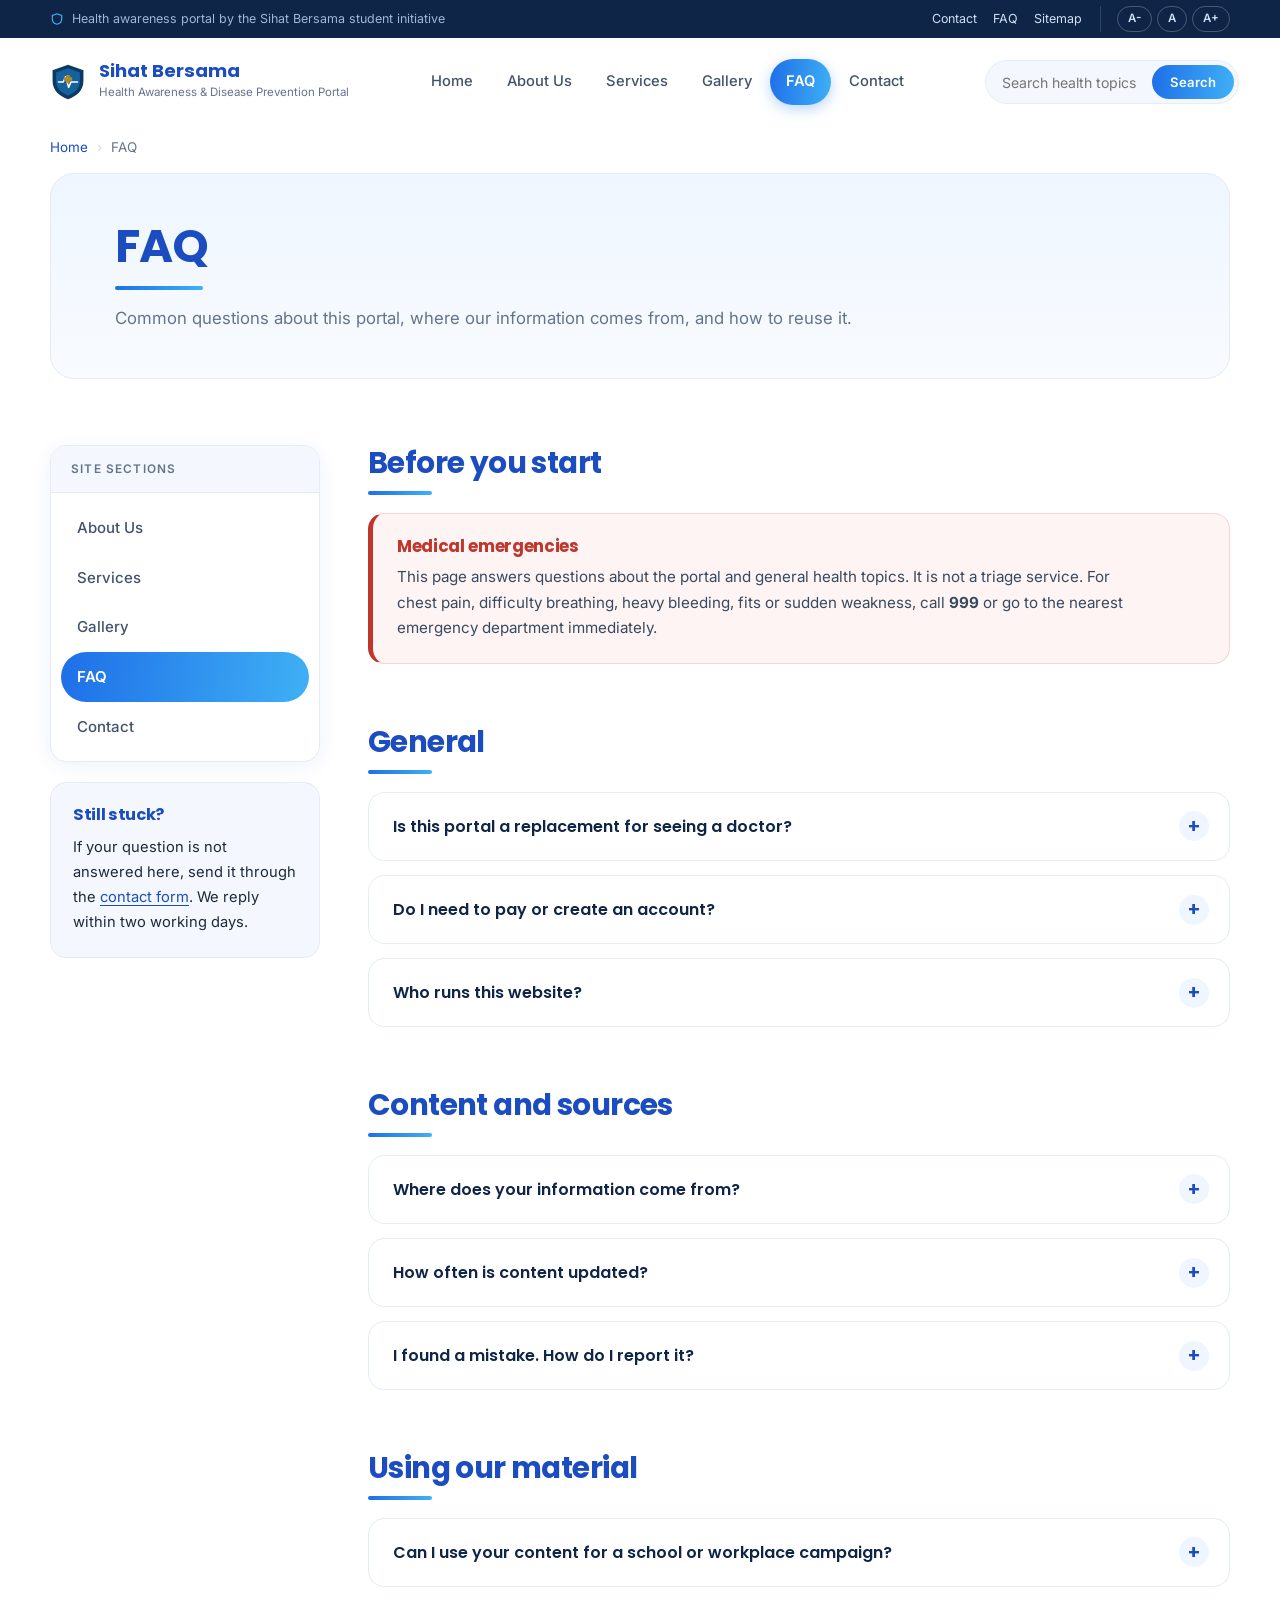
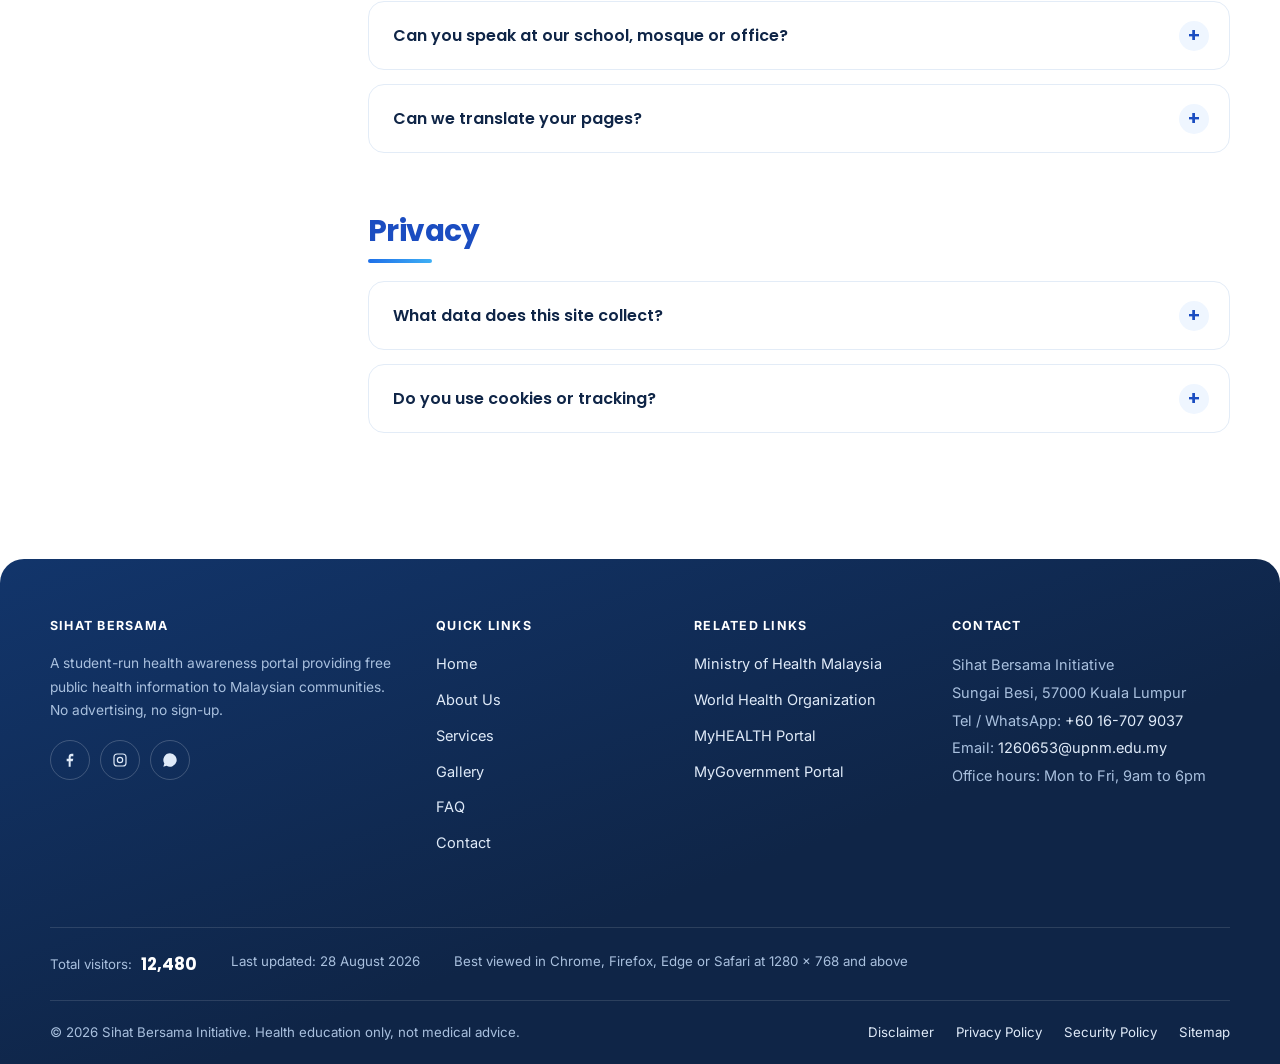
<file: faq.html>
<!DOCTYPE html>
<html lang="en">
<head>
<meta charset="utf-8">
<meta name="viewport" content="width=device-width, initial-scale=1">
<title>FAQ | Sihat Bersama Health Awareness Portal</title>
<meta name="description" content="Answers to common questions about the Sihat Bersama portal, our sources, reuse of our material and privacy.">
<link rel="preconnect" href="https://fonts.googleapis.com">
<link rel="preconnect" href="https://fonts.gstatic.com" crossorigin>
<link href="https://fonts.googleapis.com/css2?family=Poppins:wght@500;600;700&family=Inter:wght@400;500;600;700&display=swap" rel="stylesheet">
<link rel="stylesheet" href="assets/css/style.css?v=6fe60e30">
</head>
<body>
<a class="skip" href="#main">Skip to main content</a>

<div class="utilbar">
  <div class="wrap utilbar-in">
    <span class="util-official">
      <svg width="14" height="14" viewBox="0 0 24 24" fill="none" stroke="currentColor" stroke-width="2" aria-hidden="true"><path d="M12 3l8 3v6c0 5-3.4 8.2-8 9-4.6-.8-8-4-8-9V6z"/></svg>
      Health awareness portal by the Sihat Bersama student initiative
    </span>
    <span class="util-links">
      <a href="contact.html">Contact</a>
      <a href="faq.html">FAQ</a>
      <a href="#footer">Sitemap</a>
    </span>
    <span class="util-tools">
      <button class="a11y-btn" id="textSmaller" type="button" title="Smaller text">A-</button>
      <button class="a11y-btn" id="textNormal" type="button" title="Normal text">A</button>
      <button class="a11y-btn" id="textLarger" type="button" title="Larger text">A+</button>
    </span>
  </div>
</div>

<header class="siteheader">
  <div class="wrap siteheader-in">
    <a class="brand" href="index.html">
      <svg class="brand-crest" viewBox="0 0 64 64" aria-hidden="true">
        <path d="M32 3l26 9v18c0 16-11 26-26 31C17 56 6 46 6 30V12z" fill="#0B3A63"/>
        <path d="M32 9l20 7v14c0 12.5-8.4 20.6-20 24.6C20.4 50.6 12 42.5 12 30V16z" fill="#14639E"/>
        <path d="M16 32h8l4-9 5 18 4-9h11" fill="none" stroke="#fff" stroke-width="2.6" stroke-linecap="round" stroke-linejoin="round"/>
        <path d="M29 20h6v4h4v6h-4v4h-6v-4h-4v-6h4z" fill="#B3892A"/>
      </svg>
      <span>
        <span class="site-name">Sihat Bersama</span>
        <span class="site-sub">Health Awareness &amp; Disease Prevention Portal</span>
      </span>
    </a>
    <button class="nav-toggle" type="button" aria-expanded="false" aria-controls="navlist">
      <svg width="18" height="12" viewBox="0 0 18 12" aria-hidden="true"><path d="M0 1h18M0 6h18M0 11h18" stroke="currentColor" stroke-width="2"/></svg>
      Menu
    </button>
    <nav class="mainnav" aria-label="Main">
      <ul id="navlist">
        <li><a href="index.html">Home</a></li>
        <li><a href="about.html">About Us</a></li>
        <li><a href="services.html">Services</a></li>
        <li><a href="gallery.html">Gallery</a></li>
        <li><a class="is-active" aria-current="page" href="faq.html">FAQ</a></li>
        <li><a href="contact.html">Contact</a></li>
      </ul>
    </nav>
    <form class="searchbox" id="siteSearch" role="search">
      <label class="skip" for="q">Search this site</label>
      <input id="q" type="search" placeholder="Search health topics">
      <button type="submit">Search</button>
    </form>
  </div>
</header>

<nav class="breadcrumb" aria-label="Breadcrumb">
  <div class="wrap">
    <ol><li><a href="index.html">Home</a></li><li aria-current="page">FAQ</li></ol>
  </div>
</nav>

<div class="pagehead">
  <div class="wrap">
    <h1>FAQ</h1>
    <p>Common questions about this portal, where our information comes from, and how to reuse it.</p>
  </div>
</div>

<main id="main" class="main">
<div class="wrap layout">
<aside>
  <nav class="sidenav" aria-label="Section">
    <h2>Site sections</h2>
    <ul>
      <li><a href="about.html">About Us</a></li>
      <li><a href="services.html">Services</a></li>
      <li><a href="gallery.html">Gallery</a></li>
      <li><a class="is-active" href="faq.html">FAQ</a></li>
      <li><a href="contact.html">Contact</a></li>
    </ul>
  </nav>
  <div class="sidebox">
    <h3>Still stuck?</h3>
    <p>If your question is not answered here, send it through the <a href="contact.html">contact form</a>. We reply within two working days.</p>
  </div>
</aside>

<div class="content">
  <section>
    <h2>Before you start</h2>
    <div class="notice warn">
      <h3>Medical emergencies</h3>
      <p>This page answers questions about the portal and general health topics. It is not a triage service. For chest pain, difficulty breathing, heavy bleeding, fits or sudden weakness, call <strong>999</strong> or go to the nearest emergency department immediately.</p>
    </div>
  </section>

  <section>
    <h2>General</h2>
    <div class="faq">
      <details>
        <summary>Is this portal a replacement for seeing a doctor?</summary>
        <div class="answer"><p>No. Everything here is general health education. If you have symptoms, or something feels wrong, go to a clinic or hospital and speak to a medical professional. In an emergency call 999.</p></div>
      </details>
      <details>
        <summary>Do I need to pay or create an account?</summary>
        <div class="answer"><p>No. The portal is free to read and share. There is no sign-up, no paywall and no advertising.</p></div>
      </details>
      <details>
        <summary>Who runs this website?</summary>
        <div class="answer"><p>A student team based in Kuala Lumpur. Details of the members and their roles are on the About Us page.</p></div>
      </details>
    </div>
  </section>
  <section>
    <h2>Content and sources</h2>
    <div class="faq">
      <details>
        <summary>Where does your information come from?</summary>
        <div class="answer"><p>Public guidance issued by the Ministry of Health Malaysia and the World Health Organization, rewritten in plain language. References are listed at the bottom of each article.</p></div>
      </details>
      <details>
        <summary>How often is content updated?</summary>
        <div class="answer"><p>Every page is reviewed at least once a semester, and sooner if official guidance changes. The review date appears on each page.</p></div>
      </details>
      <details>
        <summary>I found a mistake. How do I report it?</summary>
        <div class="answer"><p>Use the contact form and point to the paragraph in question. Corrections are checked within a few working days and noted on the page.</p></div>
      </details>
    </div>
  </section>
  <section>
    <h2>Using our material</h2>
    <div class="faq">
      <details>
        <summary>Can I use your content for a school or workplace campaign?</summary>
        <div class="answer"><p>Yes, as long as you credit Sihat Bersama and do not change the meaning of the health advice. Ask us if you need a printable version.</p></div>
      </details>
      <details>
        <summary>Can you speak at our school, mosque or office?</summary>
        <div class="answer"><p>We run sessions where our schedule allows. Send the date, location and expected audience size through the contact form.</p></div>
      </details>
      <details>
        <summary>Can we translate your pages?</summary>
        <div class="answer"><p>Yes, with credit. Send us the translated version so we can check that the health advice was not changed during translation.</p></div>
      </details>
    </div>
  </section>
  <section>
    <h2>Privacy</h2>
    <div class="faq">
      <details>
        <summary>What data does this site collect?</summary>
        <div class="answer"><p>Only what you type into the contact form. We use it to reply to you and nothing else. We do not sell or share it.</p></div>
      </details>
      <details>
        <summary>Do you use cookies or tracking?</summary>
        <div class="answer"><p>The portal itself does not set tracking cookies. Fonts are loaded from an external provider, which may log the request as any web request is logged.</p></div>
      </details>
    </div>
  </section>
</div>
</div>
</main>

<footer class="footer" id="footer">
  <div class="wrap">
    <div class="foot-grid">
      <div>
        <h3>Sihat Bersama</h3>
        <p style="font-size:.86rem">A student-run health awareness portal providing free public health information to Malaysian communities. No advertising, no sign-up.</p>
        <div class="socials">
          <a href="#" aria-label="Facebook"><svg width="16" height="16" viewBox="0 0 24 24" fill="currentColor"><path d="M13 22v-8h3l1-4h-4V8c0-1.1.3-1.8 1.9-1.8H17V2.7A26 26 0 0 0 14.5 2.5C11.9 2.5 10 4.1 10 7.1V10H7v4h3v8z"/></svg></a>
          <a href="#" aria-label="Instagram"><svg width="16" height="16" viewBox="0 0 24 24" fill="none" stroke="currentColor" stroke-width="1.8"><rect x="3" y="3" width="18" height="18" rx="5"/><circle cx="12" cy="12" r="4"/></svg></a>
          <a href="https://wa.me/60167079037" aria-label="WhatsApp"><svg width="16" height="16" viewBox="0 0 24 24" fill="currentColor"><path d="M12 2a10 10 0 0 0-8.5 15.2L2 22l4.9-1.4A10 10 0 1 0 12 2z"/></svg></a>
        </div>
      </div>
      <div>
        <h3>Quick links</h3>
        <ul>
          <li><a href="index.html">Home</a></li>
          <li><a href="about.html">About Us</a></li>
          <li><a href="services.html">Services</a></li>
          <li><a href="gallery.html">Gallery</a></li>
          <li><a href="faq.html">FAQ</a></li>
          <li><a href="contact.html">Contact</a></li>
        </ul>
      </div>
      <div>
        <h3>Related links</h3>
        <ul>
          <li><a href="https://www.moh.gov.my">Ministry of Health Malaysia</a></li>
          <li><a href="https://www.who.int">World Health Organization</a></li>
          <li><a href="https://www.myhealth.gov.my">MyHEALTH Portal</a></li>
          <li><a href="https://www.malaysia.gov.my">MyGovernment Portal</a></li>
        </ul>
      </div>
      <div>
        <h3>Contact</h3>
        <address>
          Sihat Bersama Initiative<br>
          Sungai Besi, 57000 Kuala Lumpur<br>
          Tel / WhatsApp: <a href="https://wa.me/60167079037">+60 16-707 9037</a><br>
          Email: <a href="mailto:1260653@upnm.edu.my">1260653@upnm.edu.my</a><br>
          Office hours: Mon to Fri, 9am to 6pm
        </address>
      </div>
    </div>

    <div class="foot-meta">
      <span class="counter">Total visitors: <b id="viewCount">0</b></span>
      <span>Last updated: 28 August 2026</span>
      <span>Best viewed in Chrome, Firefox, Edge or Safari at 1280 x 768 and above</span>
    </div>

    <div class="foot-base">
      <span>&copy; <span data-year>2026</span> Sihat Bersama Initiative. Health education only, not medical advice.</span>
      <span class="foot-links">
        <a href="#">Disclaimer</a>
        <a href="#">Privacy Policy</a>
        <a href="#">Security Policy</a>
        <a href="#footer">Sitemap</a>
      </span>
    </div>
  </div>
</footer>

<script src="assets/js/main.js?v=61d804a8"></script>
</body>
</html>
</file>
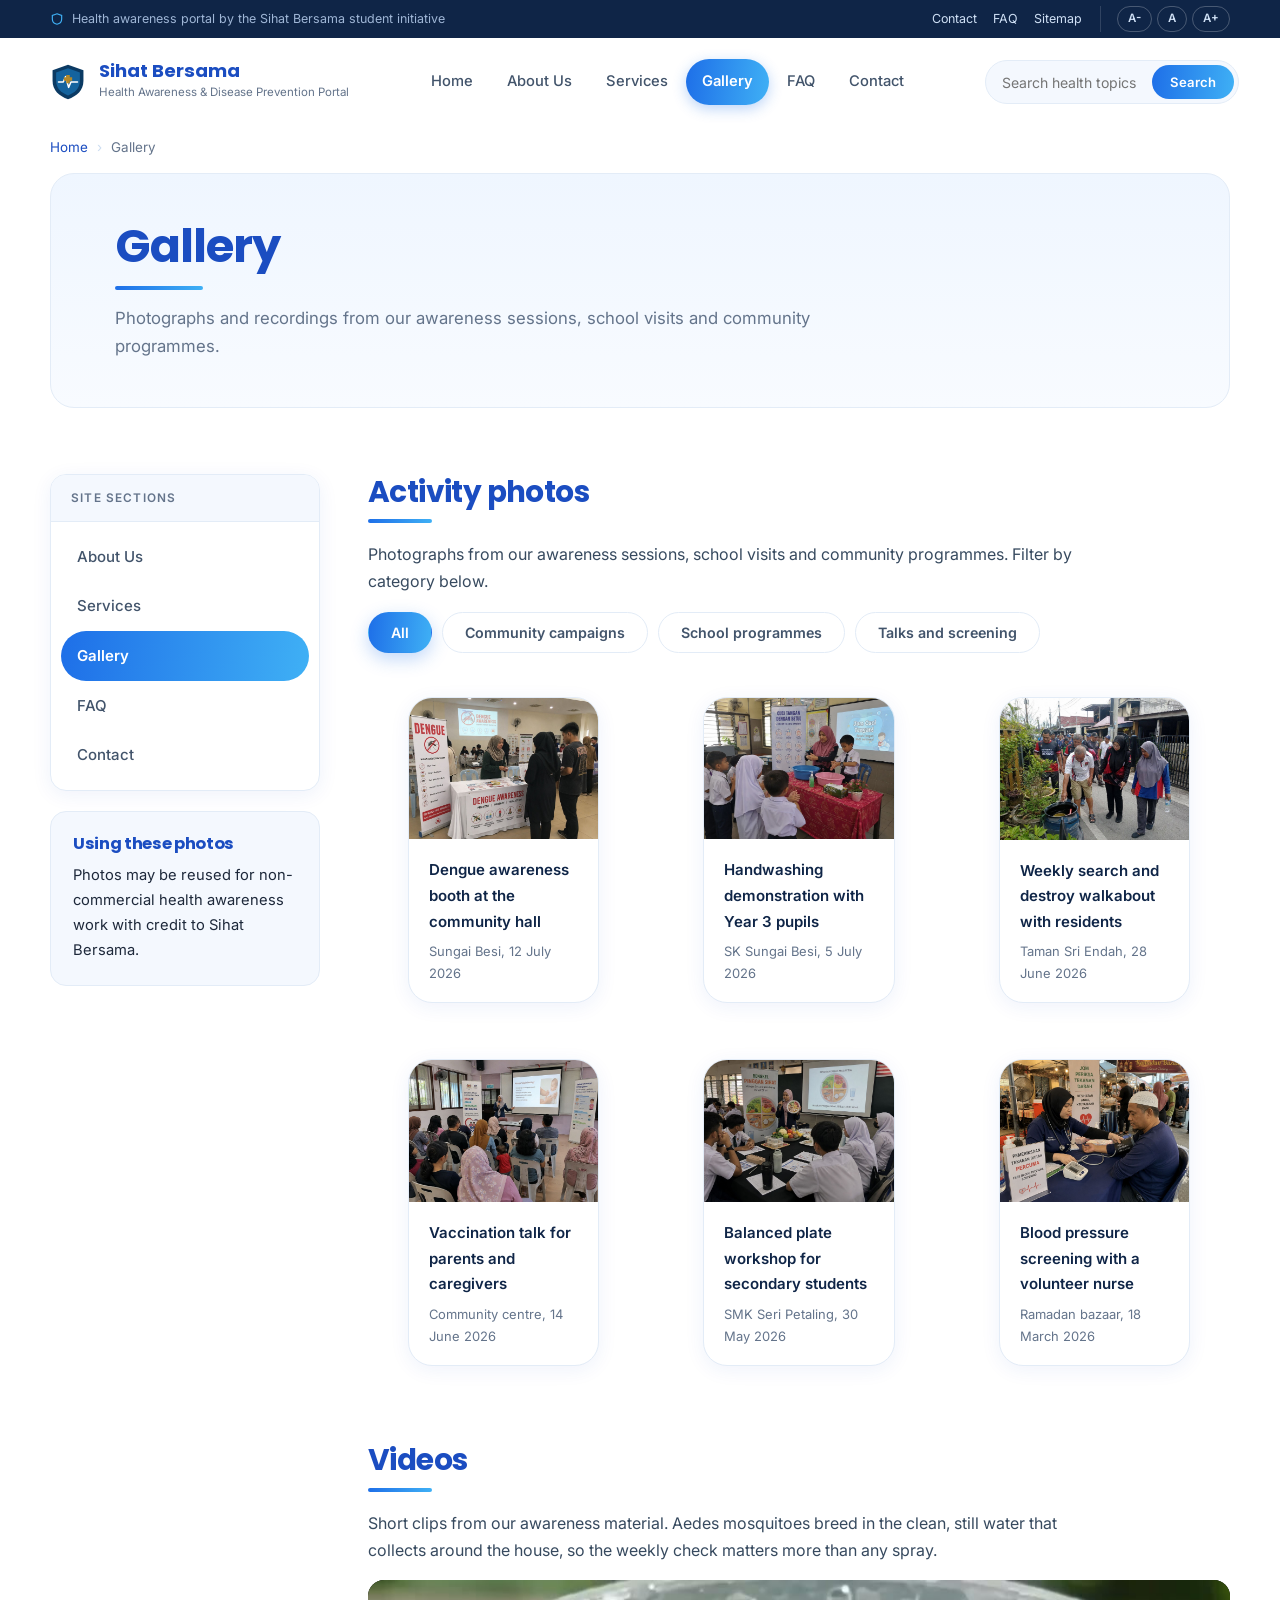
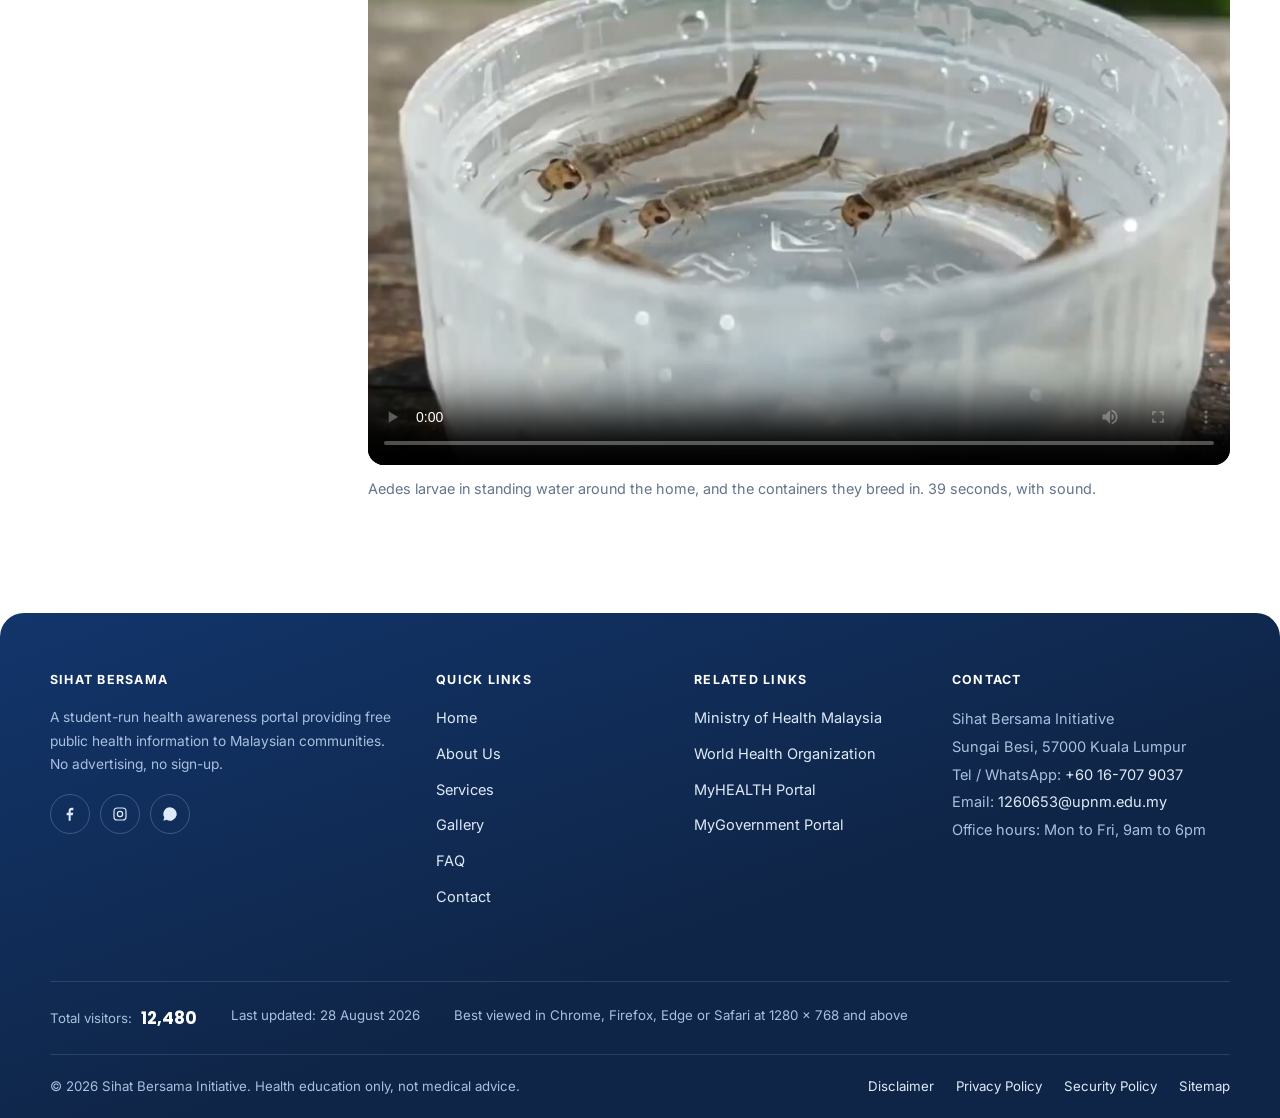
<file: gallery.html>
<!DOCTYPE html>
<html lang="en">
<head>
<meta charset="utf-8">
<meta name="viewport" content="width=device-width, initial-scale=1">
<title>Gallery | Sihat Bersama Health Awareness Portal</title>
<meta name="description" content="Photos and videos from Sihat Bersama health awareness activities, school programmes and community campaigns.">
<link rel="preconnect" href="https://fonts.googleapis.com">
<link rel="preconnect" href="https://fonts.gstatic.com" crossorigin>
<link href="https://fonts.googleapis.com/css2?family=Poppins:wght@500;600;700&family=Inter:wght@400;500;600;700&display=swap" rel="stylesheet">
<link rel="stylesheet" href="assets/css/style.css?v=6fe60e30">
</head>
<body>
<a class="skip" href="#main">Skip to main content</a>

<div class="utilbar">
  <div class="wrap utilbar-in">
    <span class="util-official">
      <svg width="14" height="14" viewBox="0 0 24 24" fill="none" stroke="currentColor" stroke-width="2" aria-hidden="true"><path d="M12 3l8 3v6c0 5-3.4 8.2-8 9-4.6-.8-8-4-8-9V6z"/></svg>
      Health awareness portal by the Sihat Bersama student initiative
    </span>
    <span class="util-links">
      <a href="contact.html">Contact</a>
      <a href="faq.html">FAQ</a>
      <a href="#footer">Sitemap</a>
    </span>
    <span class="util-tools">
      <button class="a11y-btn" id="textSmaller" type="button" title="Smaller text">A-</button>
      <button class="a11y-btn" id="textNormal" type="button" title="Normal text">A</button>
      <button class="a11y-btn" id="textLarger" type="button" title="Larger text">A+</button>
    </span>
  </div>
</div>

<header class="siteheader">
  <div class="wrap siteheader-in">
    <a class="brand" href="index.html">
      <svg class="brand-crest" viewBox="0 0 64 64" aria-hidden="true">
        <path d="M32 3l26 9v18c0 16-11 26-26 31C17 56 6 46 6 30V12z" fill="#0B3A63"/>
        <path d="M32 9l20 7v14c0 12.5-8.4 20.6-20 24.6C20.4 50.6 12 42.5 12 30V16z" fill="#14639E"/>
        <path d="M16 32h8l4-9 5 18 4-9h11" fill="none" stroke="#fff" stroke-width="2.6" stroke-linecap="round" stroke-linejoin="round"/>
        <path d="M29 20h6v4h4v6h-4v4h-6v-4h-4v-6h4z" fill="#B3892A"/>
      </svg>
      <span>
        <span class="site-name">Sihat Bersama</span>
        <span class="site-sub">Health Awareness &amp; Disease Prevention Portal</span>
      </span>
    </a>
    <button class="nav-toggle" type="button" aria-expanded="false" aria-controls="navlist">
      <svg width="18" height="12" viewBox="0 0 18 12" aria-hidden="true"><path d="M0 1h18M0 6h18M0 11h18" stroke="currentColor" stroke-width="2"/></svg>
      Menu
    </button>
    <nav class="mainnav" aria-label="Main">
      <ul id="navlist">
        <li><a href="index.html">Home</a></li>
        <li><a href="about.html">About Us</a></li>
        <li><a href="services.html">Services</a></li>
        <li><a class="is-active" aria-current="page" href="gallery.html">Gallery</a></li>
        <li><a href="faq.html">FAQ</a></li>
        <li><a href="contact.html">Contact</a></li>
      </ul>
    </nav>
    <form class="searchbox" id="siteSearch" role="search">
      <label class="skip" for="q">Search this site</label>
      <input id="q" type="search" placeholder="Search health topics">
      <button type="submit">Search</button>
    </form>
  </div>
</header>

<nav class="breadcrumb" aria-label="Breadcrumb">
  <div class="wrap">
    <ol><li><a href="index.html">Home</a></li><li aria-current="page">Gallery</li></ol>
  </div>
</nav>

<div class="pagehead">
  <div class="wrap">
    <h1>Gallery</h1>
    <p>Photographs and recordings from our awareness sessions, school visits and community programmes.</p>
  </div>
</div>

<main id="main" class="main">
<div class="wrap layout">
<aside>
  <nav class="sidenav" aria-label="Section">
    <h2>Site sections</h2>
    <ul>
      <li><a href="about.html">About Us</a></li>
      <li><a href="services.html">Services</a></li>
      <li><a class="is-active" href="gallery.html">Gallery</a></li>
      <li><a href="faq.html">FAQ</a></li>
      <li><a href="contact.html">Contact</a></li>
    </ul>
  </nav>
  <div class="sidebox">
    <h3>Using these photos</h3>
    <p>Photos may be reused for non-commercial health awareness work with credit to Sihat Bersama.</p>
  </div>
</aside>

<div class="content">
  <section>
    <h2>Activity photos</h2>
    <p>Photographs from our awareness sessions, school visits and community programmes. Filter by category below.</p>

    <div class="filters" role="group" aria-label="Filter photos by category">
      <button class="filter-btn" type="button" data-filter="all" aria-pressed="true">All</button>
      <button class="filter-btn" type="button" data-filter="campaign" aria-pressed="false">Community campaigns</button>
      <button class="filter-btn" type="button" data-filter="school" aria-pressed="false">School programmes</button>
      <button class="filter-btn" type="button" data-filter="talk" aria-pressed="false">Talks and screening</button>
    </div>

    <div class="grid-photos">
      <figure class="photo" data-cat="campaign">
        <div class="frame"><a href="assets/img/534f8602-cd18-485e-8a2e-0fe3565cac6f.jpeg"><img src="assets/img/534f8602-cd18-485e-8a2e-0fe3565cac6f.jpeg" alt="Dengue awareness booth with staff briefing visitors at the community hall" loading="lazy" width="1400" height="1050"></a></div>
        <figcaption>Dengue awareness booth at the community hall<span>Sungai Besi, 12 July 2026</span></figcaption>
      </figure>
      <figure class="photo" data-cat="school">
        <div class="frame"><a href="assets/img/953a7742-f653-449f-86b4-4ee384dbf09f.jpeg"><img src="assets/img/953a7742-f653-449f-86b4-4ee384dbf09f.jpeg" alt="Handwashing demonstration with primary school pupils" loading="lazy" width="1400" height="1050"></a></div>
        <figcaption>Handwashing demonstration with Year 3 pupils<span>SK Sungai Besi, 5 July 2026</span></figcaption>
      </figure>
      <figure class="photo" data-cat="campaign">
        <div class="frame"><a href="assets/img/99c12deb-acdd-4305-a9ed-72f2842fdf98.jpeg"><img src="assets/img/99c12deb-acdd-4305-a9ed-72f2842fdf98.jpeg" alt="Residents inspecting a water container during a search and destroy walkabout" loading="lazy" width="1400" height="1050"></a></div>
        <figcaption>Weekly search and destroy walkabout with residents<span>Taman Sri Endah, 28 June 2026</span></figcaption>
      </figure>
      <figure class="photo" data-cat="talk">
        <div class="frame"><a href="assets/img/048a7035-0937-45f9-902c-5bebe847d0ef.jpeg"><img src="assets/img/048a7035-0937-45f9-902c-5bebe847d0ef.jpeg" alt="Health officer giving a vaccination talk to parents and caregivers" loading="lazy" width="1400" height="1050"></a></div>
        <figcaption>Vaccination talk for parents and caregivers<span>Community centre, 14 June 2026</span></figcaption>
      </figure>
      <figure class="photo" data-cat="school">
        <div class="frame"><a href="assets/img/375bb276-f70c-4d67-9672-69242c954fbe.jpeg"><img src="assets/img/375bb276-f70c-4d67-9672-69242c954fbe.jpeg" alt="Balanced plate workshop with secondary school students" loading="lazy" width="1400" height="1050"></a></div>
        <figcaption>Balanced plate workshop for secondary students<span>SMK Seri Petaling, 30 May 2026</span></figcaption>
      </figure>
      <figure class="photo" data-cat="talk">
        <div class="frame"><a href="assets/img/074f4c5d-9b90-4aa0-a7f3-4fd53cd177d4.jpeg"><img src="assets/img/074f4c5d-9b90-4aa0-a7f3-4fd53cd177d4.jpeg" alt="Volunteer nurse taking a visitor's blood pressure at a screening booth" loading="lazy" width="1400" height="1050"></a></div>
        <figcaption>Blood pressure screening with a volunteer nurse<span>Ramadan bazaar, 18 March 2026</span></figcaption>
      </figure>
    </div>
  </section>

  <section>
    <h2>Videos</h2>
    <p>Short clips from our awareness material. Aedes mosquitoes breed in the clean, still water that collects around the house, so the weekly check matters more than any spray.</p>
    <figure style="margin:0">
      <video controls preload="metadata" playsinline poster="assets/img/aedes-awareness-poster.jpg" width="1024" height="576" style="width:100%; height:auto; display:block; border-radius:var(--r); background:#000">
        <source src="assets/video/aedes-awareness.mp4" type="video/mp4">
        Your browser cannot play this video. <a href="assets/video/aedes-awareness.mp4">Download the clip instead</a>.
      </video>
      <figcaption style="margin-top:12px; font-size:.9rem; color:var(--muted)">Aedes larvae in standing water around the home, and the containers they breed in. 39 seconds, with sound.</figcaption>
    </figure>
  </section>
</div>
</div>
</main>

<footer class="footer" id="footer">
  <div class="wrap">
    <div class="foot-grid">
      <div>
        <h3>Sihat Bersama</h3>
        <p style="font-size:.86rem">A student-run health awareness portal providing free public health information to Malaysian communities. No advertising, no sign-up.</p>
        <div class="socials">
          <a href="#" aria-label="Facebook"><svg width="16" height="16" viewBox="0 0 24 24" fill="currentColor"><path d="M13 22v-8h3l1-4h-4V8c0-1.1.3-1.8 1.9-1.8H17V2.7A26 26 0 0 0 14.5 2.5C11.9 2.5 10 4.1 10 7.1V10H7v4h3v8z"/></svg></a>
          <a href="#" aria-label="Instagram"><svg width="16" height="16" viewBox="0 0 24 24" fill="none" stroke="currentColor" stroke-width="1.8"><rect x="3" y="3" width="18" height="18" rx="5"/><circle cx="12" cy="12" r="4"/></svg></a>
          <a href="https://wa.me/60167079037" aria-label="WhatsApp"><svg width="16" height="16" viewBox="0 0 24 24" fill="currentColor"><path d="M12 2a10 10 0 0 0-8.5 15.2L2 22l4.9-1.4A10 10 0 1 0 12 2z"/></svg></a>
        </div>
      </div>
      <div>
        <h3>Quick links</h3>
        <ul>
          <li><a href="index.html">Home</a></li>
          <li><a href="about.html">About Us</a></li>
          <li><a href="services.html">Services</a></li>
          <li><a href="gallery.html">Gallery</a></li>
          <li><a href="faq.html">FAQ</a></li>
          <li><a href="contact.html">Contact</a></li>
        </ul>
      </div>
      <div>
        <h3>Related links</h3>
        <ul>
          <li><a href="https://www.moh.gov.my">Ministry of Health Malaysia</a></li>
          <li><a href="https://www.who.int">World Health Organization</a></li>
          <li><a href="https://www.myhealth.gov.my">MyHEALTH Portal</a></li>
          <li><a href="https://www.malaysia.gov.my">MyGovernment Portal</a></li>
        </ul>
      </div>
      <div>
        <h3>Contact</h3>
        <address>
          Sihat Bersama Initiative<br>
          Sungai Besi, 57000 Kuala Lumpur<br>
          Tel / WhatsApp: <a href="https://wa.me/60167079037">+60 16-707 9037</a><br>
          Email: <a href="mailto:1260653@upnm.edu.my">1260653@upnm.edu.my</a><br>
          Office hours: Mon to Fri, 9am to 6pm
        </address>
      </div>
    </div>

    <div class="foot-meta">
      <span class="counter">Total visitors: <b id="viewCount">0</b></span>
      <span>Last updated: 28 August 2026</span>
      <span>Best viewed in Chrome, Firefox, Edge or Safari at 1280 x 768 and above</span>
    </div>

    <div class="foot-base">
      <span>&copy; <span data-year>2026</span> Sihat Bersama Initiative. Health education only, not medical advice.</span>
      <span class="foot-links">
        <a href="#">Disclaimer</a>
        <a href="#">Privacy Policy</a>
        <a href="#">Security Policy</a>
        <a href="#footer">Sitemap</a>
      </span>
    </div>
  </div>
</footer>

<script src="assets/js/main.js?v=61d804a8"></script>
</body>
</html>
</file>
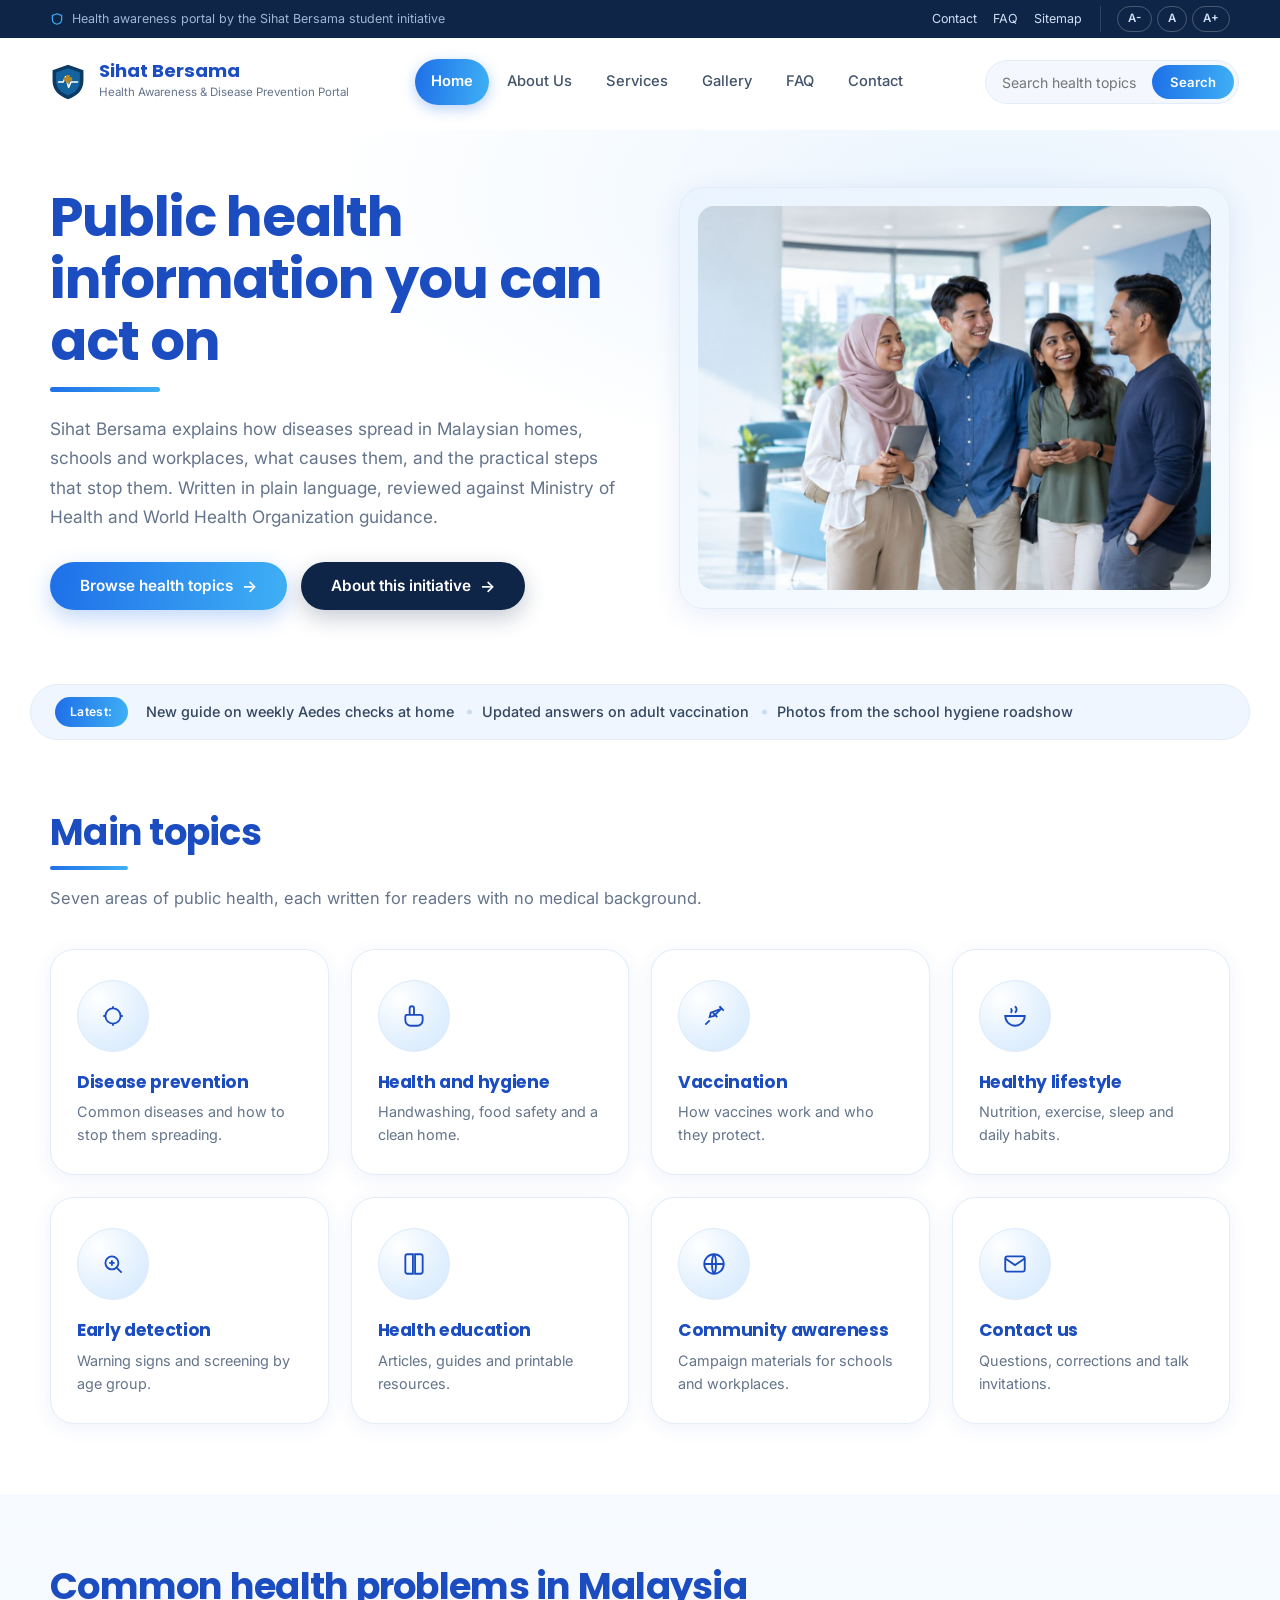
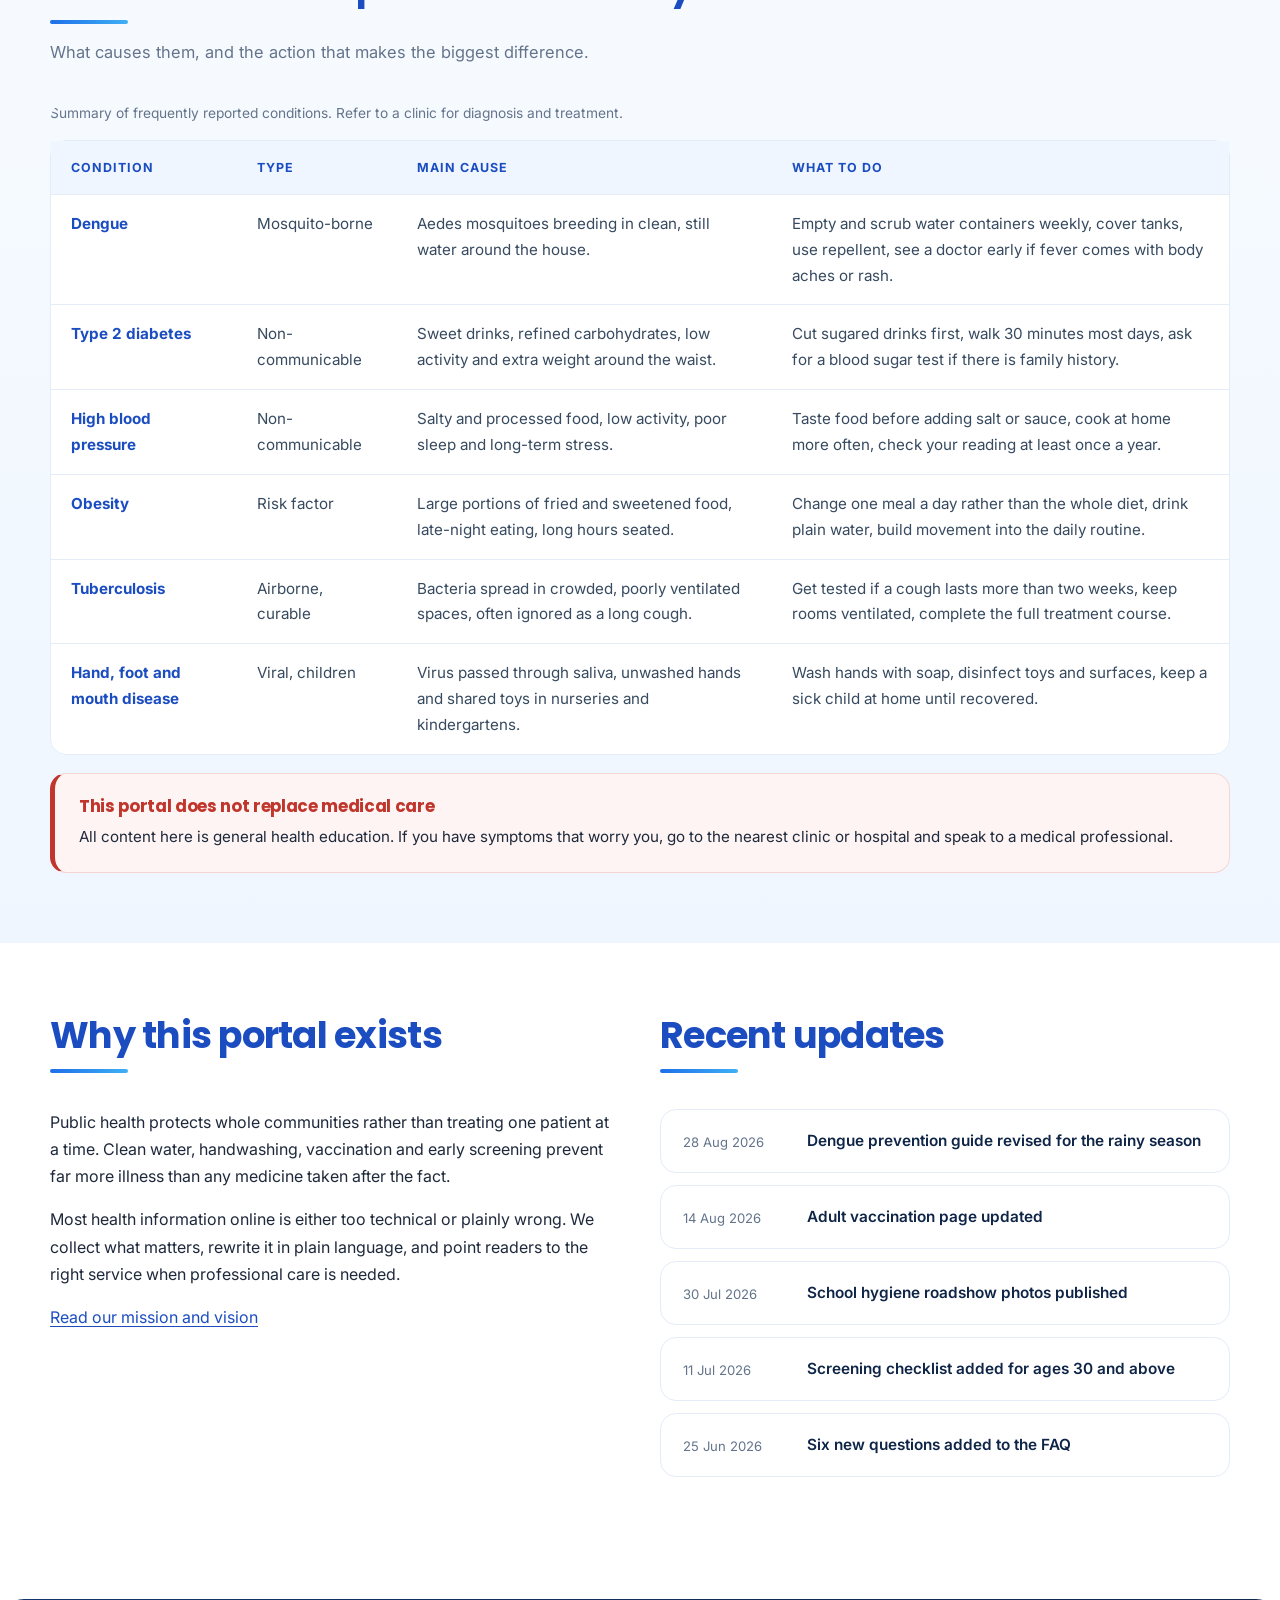
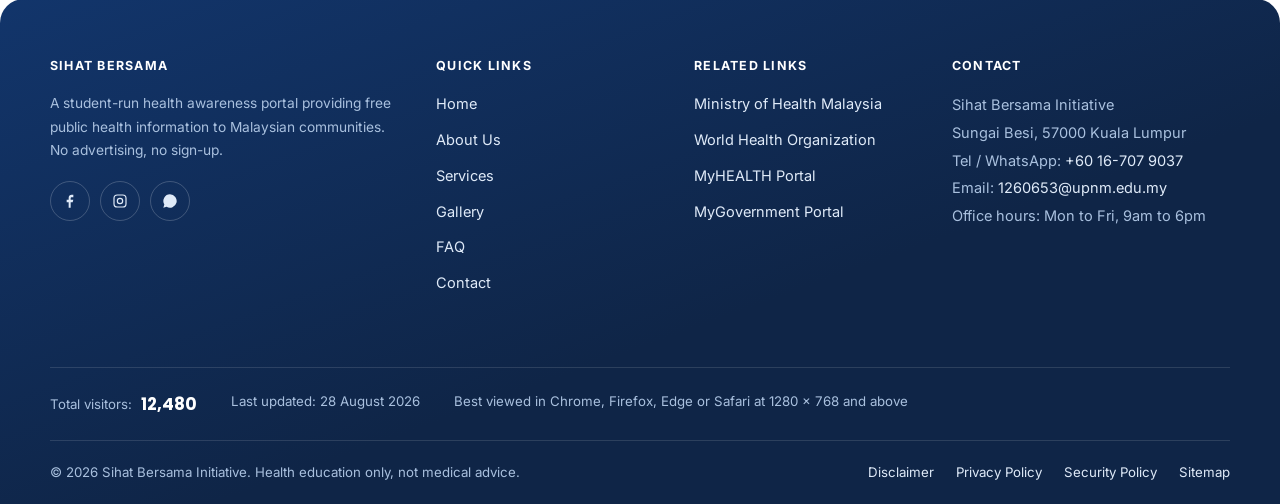
<file: preview.html>
<!DOCTYPE html>
<html lang="en">
<head>
<meta charset="utf-8">
<meta name="viewport" content="width=device-width, initial-scale=1">
<title>Preview | Sihat Bersama Portal</title>
<link rel="preconnect" href="https://fonts.googleapis.com">
<link rel="preconnect" href="https://fonts.gstatic.com" crossorigin>
<link href="https://fonts.googleapis.com/css2?family=Poppins:wght@500;600;700&family=Inter:wght@400;500;600;700&display=swap" rel="stylesheet">
<style>
/* ===========================================================
   Sihat Bersama - shared stylesheet
   Style reference: modern Malaysian government portals
   (floating pill navigation, bright blue gradients, soft
   rounded cards, generous white space).
   Class names unchanged, so the HTML stays the same.
   =========================================================== */

:root{
  --brand:#1B4DC1;
  --brand-dark:#12358C;
  --brand-deep:#0F2547;
  --cyan:#3FB0F5;
  --blue-grad:linear-gradient(96deg,#1E6FE8 0%,#3FB0F5 100%);
  --tint:#EFF6FF;
  --tint-2:#F4F8FE;
  --surface:#FFFFFF;
  --ink:#1E293B;
  --muted:#64748B;
  --border:#E3ECF7;
  --border-strong:#CBDCF0;
  --amber:#F0A821;
  --maroon:#C0362C;
  --head:"Poppins", system-ui, Arial, sans-serif;
  --sans:"Inter", system-ui, -apple-system, "Segoe UI", Arial, sans-serif;
  --wrap:1220px;
  --pad:20px;
  --r-lg:24px;
  --r:16px;
  --r-sm:10px;
  --shadow-soft:0 4px 20px rgba(27,77,193,.07);
  --shadow-card:0 6px 28px rgba(27,77,193,.10);
  --shadow-lift:0 14px 42px rgba(27,77,193,.18);
}

*{box-sizing:border-box}
html{font-size:100%; scroll-behavior:smooth; -webkit-text-size-adjust:100%}
body{
  margin:0; background:var(--surface); color:var(--ink);
  font-family:var(--sans); font-size:1rem; line-height:1.7; -webkit-font-smoothing:antialiased;
}
img{max-width:100%; display:block}
a{color:var(--brand); text-underline-offset:3px}
a:hover{color:var(--brand-dark)}
a:focus-visible, button:focus-visible, input:focus-visible, select:focus-visible,
textarea:focus-visible, summary:focus-visible{outline:3px solid var(--cyan); outline-offset:3px; border-radius:6px}
h1,h2,h3,h4{margin:0; font-family:var(--head); font-weight:700; line-height:1.2; letter-spacing:-.02em; color:var(--brand)}
p{margin:0 0 1em}
ul,ol{margin:0 0 1em; padding-left:20px}
li{margin-bottom:9px}
code{background:var(--tint); border:1px solid var(--border); border-radius:6px; padding:2px 6px; font-size:.88em}

.wrap{max-width:var(--wrap); margin-inline:auto; padding-inline:var(--pad)}
.skip{position:absolute; left:-9999px; top:0; background:var(--brand); color:#fff; padding:12px 18px; z-index:300; border-radius:0 0 12px 0}
.skip:focus{left:0}

/* ---------- utility bar ---------- */
.utilbar{background:var(--brand-deep); color:#9FB6D6; font-size:.78rem}
.utilbar-in{display:flex; align-items:center; gap:18px; min-height:38px; flex-wrap:wrap}
.utilbar a{color:#CFE0F5; text-decoration:none}
.utilbar a:hover{color:#fff}
.util-official{margin-right:auto; display:flex; align-items:center; gap:8px}
.util-official svg{flex:none; color:var(--cyan)}
.util-links{display:flex; gap:16px}
.util-tools{display:flex; align-items:center; gap:5px; padding-left:16px; border-left:1px solid rgba(255,255,255,.14)}
.a11y-btn{
  background:transparent; border:1px solid rgba(255,255,255,.24); color:#CFE0F5;
  font:600 .72rem/1 var(--sans); padding:6px 10px; border-radius:999px; cursor:pointer; transition:.15s;
}
.a11y-btn:hover{background:rgba(255,255,255,.16); color:#fff}

/* ---------- site header: brand, navigation and search in one bar ---------- */
.siteheader{position:sticky; top:10px; z-index:60; background:transparent; padding-block:12px 16px}
.siteheader-in{
  display:flex; align-items:center; gap:14px; min-height:64px;
  padding:8px 10px 8px 18px; border:1px solid transparent; border-radius:999px;
  background:transparent; box-shadow:none;
  transition:background .22s ease, border-color .22s ease, box-shadow .22s ease;
}
/* once the page scrolls, the bar lifts off the page */
.siteheader.is-stuck .siteheader-in{
  background:rgba(255,255,255,.9); -webkit-backdrop-filter:blur(14px); backdrop-filter:blur(14px);
  border-color:var(--border); box-shadow:0 10px 30px rgba(11,58,99,.13);
}
.brand{display:flex; align-items:center; gap:12px; text-decoration:none; color:var(--brand); flex:none}
.brand-crest{width:38px; height:38px; flex:none}
.site-name{font-family:var(--head); font-size:1.14rem; font-weight:700; display:block; line-height:1.1; color:var(--brand)}
.site-sub{display:block; font-family:var(--sans); font-size:.72rem; color:var(--muted); margin-top:2px; font-weight:400}
.searchbox{display:flex; align-items:center; flex:none; background:var(--tint-2); border:1px solid var(--border); border-radius:999px; padding:4px 4px 4px 16px}
.searchbox:focus-within{border-color:var(--cyan); background:#fff; box-shadow:0 0 0 4px rgba(63,176,245,.16)}
.searchbox input{border:0; background:transparent; padding:8px 0; font:400 .88rem var(--sans); width:150px; color:var(--ink)}
.searchbox input:focus{outline:none}
.searchbox button{border:0; background:var(--blue-grad); color:#fff; padding:9px 18px; border-radius:999px; cursor:pointer; font:600 .82rem var(--sans)}
.searchbox button:hover{filter:brightness(1.06)}

/* ---------- navigation inside the header ---------- */
.mainnav{margin-inline:auto}
.nav-toggle{
  display:none; background:transparent; border:0; color:var(--brand); padding:12px 6px;
  font:600 .95rem var(--sans); cursor:pointer; align-items:center; gap:10px;
}
.mainnav ul{display:flex; list-style:none; margin:0; padding:0; flex-wrap:wrap; gap:2px; justify-content:center}
.mainnav li{margin:0}
.mainnav a{
  display:block; color:#42546B; text-decoration:none; padding:10px 16px;
  font-size:.92rem; font-weight:500; border-radius:999px; transition:.16s;
}
.mainnav a:hover{background:var(--tint); color:var(--brand)}
.mainnav a.is-active{background:var(--blue-grad); color:#fff; font-weight:600; box-shadow:0 4px 14px rgba(30,111,232,.32)}

/* ---------- breadcrumb ---------- */
.breadcrumb{font-size:.84rem; background:transparent}
.breadcrumb ol{list-style:none; display:flex; flex-wrap:wrap; gap:9px; margin:0; padding:6px 0 14px}
.breadcrumb li{margin:0; color:var(--muted)}
.breadcrumb a{text-decoration:none}
.breadcrumb li+li::before{content:"›"; margin-right:9px; color:var(--border-strong)}

/* ---------- page header band ---------- */
.pagehead{
  background:linear-gradient(180deg,#EFF6FF 0%,#F8FBFF 100%);
  border:1px solid var(--border); border-radius:var(--r-lg);
  max-width:calc(var(--wrap) - var(--pad) * 2); margin:0 auto; padding:44px 44px 46px;
}
.pagehead h1{font-size:clamp(2rem,4.4vw,2.9rem); position:relative; padding-bottom:16px}
.pagehead h1::after{content:""; position:absolute; left:0; bottom:0; width:88px; height:4px; border-radius:4px; background:var(--blue-grad)}
.pagehead p{margin:14px 0 0; color:var(--muted); max-width:72ch; font-size:1.05rem}

/* ---------- layout ---------- */
.main{padding-block:26px 72px}
.layout{display:grid; grid-template-columns:270px 1fr; gap:48px; align-items:start; margin-top:40px}
.sidenav{border:1px solid var(--border); border-radius:var(--r); overflow:hidden; background:#fff; box-shadow:var(--shadow-soft); position:sticky; top:104px}
.sidenav h2{font-family:var(--sans); font-size:.74rem; letter-spacing:.1em; text-transform:uppercase; padding:16px 20px; color:var(--muted); background:var(--tint-2); border-bottom:1px solid var(--border); margin:0; font-weight:600}
.sidenav ul{list-style:none; margin:0; padding:10px}
.sidenav li{margin:0}
.sidenav a{display:block; padding:12px 16px; font-size:.94rem; text-decoration:none; color:#42546B; border-radius:999px; font-weight:500}
.sidenav a:hover{background:var(--tint); color:var(--brand)}
.sidenav a.is-active{background:var(--blue-grad); color:#fff; font-weight:600}
.sidebox{border:1px solid var(--border); border-radius:var(--r); padding:22px; margin-top:20px; background:var(--tint-2); font-size:.92rem}
.sidebox h3{font-size:1.02rem; margin-bottom:10px}
.sidebox ul{padding-left:18px; margin-bottom:0}
.sidebox li{margin-bottom:7px}
.sidebox p:last-child{margin-bottom:0}

.content h2{font-size:1.85rem; margin:0 0 18px; position:relative; padding-bottom:14px}
.content h2::after{content:""; position:absolute; left:0; bottom:0; width:64px; height:4px; border-radius:4px; background:var(--blue-grad)}
.content h3{font-size:1.15rem; margin:32px 0 10px; color:var(--brand-deep)}
.content section+section{margin-top:60px}
.content p, .content li{max-width:74ch; color:#374A5F}

/* ---------- home hero ---------- */
.hero{background:radial-gradient(1100px 460px at 78% 12%, #EAF4FE 0%, rgba(255,255,255,0) 62%), #fff}
.hero-in{display:grid; grid-template-columns:1.02fr .98fr; gap:56px; align-items:center; padding-block:56px 68px}
.hero h1{font-size:clamp(2.2rem,5vw,3.4rem); line-height:1.14; margin-bottom:22px; position:relative; padding-bottom:20px}
.hero h1::after{content:""; position:absolute; left:0; bottom:0; width:110px; height:5px; border-radius:5px; background:var(--blue-grad)}
.hero p{color:var(--muted); max-width:52ch; font-size:1.08rem}
.hero-actions{display:flex; gap:14px; flex-wrap:wrap; margin-top:30px}
.hero-art{
  border-radius:var(--r-lg); overflow:hidden; background:linear-gradient(160deg,#EAF4FE,#F7FBFF);
  border:1px solid var(--border); padding:18px; box-shadow:var(--shadow-card);
}
.hero-art svg{width:100%; height:auto; display:block; border-radius:var(--r)}
.hero-art img{width:100%; height:auto; aspect-ratio:4/3; object-fit:cover; object-position:60% center; display:block; border-radius:var(--r)}

/* ---------- buttons ---------- */
.btn{
  display:inline-flex; align-items:center; gap:9px; background:var(--blue-grad); color:#fff;
  text-decoration:none; font:600 .96rem/1 var(--sans); padding:16px 30px; border:0;
  border-radius:999px; cursor:pointer; box-shadow:0 8px 22px rgba(30,111,232,.28);
  transition:transform .14s ease, box-shadow .14s ease, filter .14s ease;
}
.btn::after{content:"→"; font-size:1.05em; line-height:1}
.btn:hover{transform:translateY(-2px); box-shadow:0 12px 30px rgba(30,111,232,.36); color:#fff; filter:brightness(1.04)}
.btn-alt{background:var(--brand-deep); box-shadow:0 8px 22px rgba(15,37,71,.24)}
.btn-alt:hover{background:#16325C; box-shadow:0 12px 30px rgba(15,37,71,.3)}

/* ---------- announcement strip ---------- */
.announce{background:transparent; padding-top:6px}
.announce-in{
  display:flex; gap:18px; align-items:center; flex-wrap:wrap; font-size:.9rem;
  background:var(--tint); border:1px solid var(--border); border-radius:999px; padding:12px 24px;
}
.announce strong{
  white-space:nowrap; color:#fff; background:var(--blue-grad); padding:5px 15px;
  border-radius:999px; font-size:.76rem; letter-spacing:.03em; font-weight:600;
}
.announce ul{list-style:none; display:flex; gap:28px; margin:0; padding:0; flex-wrap:wrap}
.announce li{margin:0; position:relative}
.announce li+li::before{content:""; position:absolute; left:-15px; top:50%; width:5px; height:5px; border-radius:50%; background:var(--border-strong); transform:translateY(-50%)}
.announce a{color:#33465E; text-decoration:none; font-weight:500}
.announce a:hover{color:var(--brand)}

/* ---------- section head ---------- */
.sec{padding-block:70px}
.sec-alt{background:linear-gradient(180deg,#F7FBFF 0%,#EFF6FF 100%)}
.sec-head{margin-bottom:36px; max-width:74ch}
.sec-head h2{font-size:clamp(1.7rem,3.2vw,2.3rem); position:relative; padding-bottom:16px}
.sec-head h2::after{content:""; position:absolute; left:0; bottom:0; width:78px; height:4px; border-radius:4px; background:var(--blue-grad)}
.sec-head p{margin:14px 0 0; color:var(--muted); font-size:1.03rem}

/* ---------- tiles ---------- */
.tiles{display:grid; grid-template-columns:repeat(4,1fr); gap:22px}
.tile{
  display:block; background:#fff; border:1px solid var(--border); border-radius:var(--r-lg);
  padding:30px 26px 28px; text-decoration:none; color:var(--ink); box-shadow:var(--shadow-soft);
  transition:transform .16s ease, box-shadow .16s ease;
}
.tile:hover{transform:translateY(-5px); box-shadow:var(--shadow-lift); color:var(--ink)}
.tile .ico{
  display:grid; place-items:center; width:72px; height:72px; border-radius:50%;
  background:radial-gradient(circle at 30% 25%, #FFFFFF 0%, #E4F1FE 55%, #D3E8FD 100%);
  border:1px solid #DCEBFB; color:var(--brand); margin-bottom:20px;
}
.tile h3{font-size:1.08rem; margin-bottom:8px}
.tile p{margin:0; font-size:.9rem; color:var(--muted); line-height:1.6}

/* ---------- tables ---------- */
.table{width:100%; border-collapse:separate; border-spacing:0; font-size:.95rem; background:#fff; border:1px solid var(--border); border-radius:var(--r); overflow:hidden}
.table caption{text-align:left; font-size:.86rem; color:var(--muted); padding-bottom:14px}
.table th, .table td{padding:16px 20px; vertical-align:top; text-align:left; border-bottom:1px solid var(--border); color:#374A5F}
.table thead th{
  background:var(--tint); color:var(--brand); font-family:var(--sans); font-weight:700;
  font-size:.78rem; letter-spacing:.08em; text-transform:uppercase;
}
.table tbody tr:last-child th, .table tbody tr:last-child td{border-bottom:0}
.table tbody tr:hover{background:#F8FBFF}
.table tbody th[scope="row"]{width:190px; color:var(--brand); font-weight:600; background:var(--tint-2)}
.table td strong{color:var(--brand)}
.table-scroll{overflow-x:auto; border-radius:var(--r)}

/* ---------- notice boxes ---------- */
.notice{border:1px solid var(--border); background:var(--tint); padding:22px 24px; font-size:.95rem; border-radius:var(--r); border-left:5px solid var(--cyan)}
.notice.warn{border-color:#F6D6D3; background:#FEF4F3; border-left-color:var(--maroon)}
.notice h3{font-size:1.05rem; margin:0 0 8px}
.notice.warn h3{color:var(--maroon)}
.notice p:last-child{margin-bottom:0}

/* ---------- updates list ---------- */
.updates{list-style:none; margin:0; padding:0}
.updates li{
  display:flex; gap:20px; padding:18px 22px; margin:0 0 12px; font-size:.96rem;
  background:#fff; border:1px solid var(--border); border-radius:var(--r); transition:.16s;
}
.updates li:hover{border-color:var(--border-strong); box-shadow:var(--shadow-soft); transform:translateX(3px)}
.updates time{color:var(--muted); font-size:.82rem; white-space:nowrap; width:104px; flex:none; padding-top:3px}
.updates a{text-decoration:none; font-weight:600; color:var(--brand-deep)}
.updates a:hover{color:var(--brand)}

/* ---------- panels ---------- */
.split{display:grid; grid-template-columns:1fr 1fr; gap:40px}
.split-3{display:grid; grid-template-columns:repeat(3,1fr); gap:24px}
.panel{border:1px solid var(--border); border-radius:var(--r-lg); padding:30px; background:#fff; box-shadow:var(--shadow-soft)}
.panel h3{font-size:1.18rem; margin:0 0 12px}
.panel p:last-child{margin-bottom:0}

/* ---------- gallery ---------- */
.filters{display:flex; gap:10px; flex-wrap:wrap; margin-bottom:28px}
.filter-btn{
  background:#fff; border:1px solid var(--border); padding:11px 22px; font:600 .89rem var(--sans);
  cursor:pointer; border-radius:999px; color:#42546B; transition:.16s;
}
.filter-btn:hover{border-color:var(--cyan); color:var(--brand)}
.filter-btn[aria-pressed="true"]{background:var(--blue-grad); color:#fff; border-color:transparent; box-shadow:0 6px 18px rgba(30,111,232,.28)}
.grid-photos{display:grid; grid-template-columns:repeat(3,1fr); gap:24px}
.photo{border:1px solid var(--border); border-radius:var(--r-lg); overflow:hidden; background:#fff; box-shadow:var(--shadow-soft); transition:.16s}
.photo:hover{transform:translateY(-5px); box-shadow:var(--shadow-lift)}
.photo .frame{aspect-ratio:4/3; background:var(--tint); overflow:hidden}
.photo .frame a{display:block; width:100%; height:100%; cursor:zoom-in}
.photo .frame svg, .photo .frame img{width:100%; height:100%; object-fit:cover}
.photo figcaption{padding:18px 20px; font-size:.94rem; font-weight:600; color:var(--brand-deep)}
.photo figcaption span{display:block; color:var(--muted); font-size:.81rem; margin-top:6px; font-weight:400}

/* ---------- faq ---------- */
.faq details{border:1px solid var(--border); border-radius:var(--r); margin-bottom:14px; background:#fff; overflow:hidden; transition:.16s}
.faq details[open]{box-shadow:var(--shadow-card); border-color:var(--border-strong)}
.faq summary{cursor:pointer; padding:20px 58px 20px 24px; font-weight:600; position:relative; list-style:none; font-size:1rem; color:var(--brand-deep); font-family:var(--head)}
.faq summary::-webkit-details-marker{display:none}
.faq summary:hover{color:var(--brand)}
.faq summary::after{
  content:"+"; position:absolute; right:20px; top:50%; transform:translateY(-50%);
  width:30px; height:30px; border-radius:50%; background:var(--tint); color:var(--brand);
  display:grid; place-items:center; font-size:1.2rem; font-weight:600; line-height:1;
}
.faq details[open] summary{color:var(--brand)}
.faq details[open] summary::after{content:"–"; background:var(--blue-grad); color:#fff}
.faq .answer{padding:4px 24px 22px; color:#374A5F}
.faq .answer p:last-child{margin-bottom:0}

/* ---------- forms ---------- */
.form{border:1px solid var(--border); border-radius:var(--r-lg); padding:32px; background:#fff; box-shadow:var(--shadow-card)}
.field{margin-bottom:20px}
.field label{display:block; font-size:.88rem; font-weight:600; margin-bottom:8px; color:var(--brand-deep)}
.field .req{color:var(--maroon)}
.field input, .field select, .field textarea{
  width:100%; padding:14px 16px; border:1px solid var(--border-strong); border-radius:12px;
  font:400 .95rem var(--sans); background:var(--tint-2); color:var(--ink); transition:.15s;
}
.field input:focus, .field select:focus, .field textarea:focus{
  outline:none; background:#fff; border-color:var(--cyan); box-shadow:0 0 0 4px rgba(63,176,245,.16);
}
.field textarea{min-height:150px; resize:vertical}
.hint{font-size:.81rem; color:var(--muted); margin-top:7px}
.form-status{margin-top:16px; font-size:.92rem; min-height:1.3em; color:var(--brand); font-weight:600}
.form-status.error{color:var(--maroon)}

/* ---------- footer ---------- */
.footer{background:linear-gradient(160deg,#12356B 0%,var(--brand-deep) 60%); color:#A9C0DE; margin-top:40px; border-radius:var(--r-lg) var(--r-lg) 0 0}
.footer a{color:#DFEAF8; text-decoration:none}
.footer a:hover{color:#fff; text-decoration:underline}
.footer h3{font-family:var(--sans); font-size:.78rem; color:#fff; margin-bottom:18px; text-transform:uppercase; letter-spacing:.1em; font-weight:700}
.foot-grid{display:grid; grid-template-columns:1.6fr 1fr 1fr 1.3fr; gap:44px; padding-block:60px}
.footer ul{list-style:none; margin:0; padding:0}
.footer li{font-size:.91rem; margin-bottom:11px}
.footer address{font-style:normal; font-size:.91rem; line-height:1.9}
.socials{display:flex; gap:10px; margin-top:18px}
.socials a{width:40px; height:40px; border-radius:50%; border:1px solid rgba(255,255,255,.2); display:grid; place-items:center; color:#DFEAF8; transition:.15s}
.socials a:hover{background:var(--blue-grad); border-color:transparent; color:#fff}
.foot-meta{border-top:1px solid rgba(255,255,255,.12); padding-block:22px; display:flex; flex-wrap:wrap; gap:16px 34px; font-size:.83rem}
.foot-meta .counter{display:flex; align-items:center; gap:9px}
.foot-meta .counter b{font-size:1.05rem; color:#fff; font-variant-numeric:tabular-nums; font-family:var(--head)}
.foot-base{border-top:1px solid rgba(255,255,255,.12); padding-block:20px; font-size:.83rem; display:flex; flex-wrap:wrap; gap:14px; justify-content:space-between}
.foot-links{display:flex; gap:22px; flex-wrap:wrap}

/* ---------- responsive ---------- */
@media (max-width:1080px){
  .layout{grid-template-columns:1fr; gap:32px}
  .sidenav{position:static}
  .tiles{grid-template-columns:repeat(2,1fr)}
  .foot-grid{grid-template-columns:1fr 1fr}
  .site-sub{display:none}
  .hero-in{grid-template-columns:1fr; padding-block:40px 56px}
  .hero-art{order:-1}
  .grid-photos{grid-template-columns:repeat(2,1fr)}
  .mainnav a{padding:10px 14px; font-size:.9rem}
  .pagehead{padding:34px 28px 36px}
}
@media (max-width:820px){
  .siteheader{top:0; padding-block:10px}
  .siteheader-in{
    flex-wrap:wrap; gap:10px; min-height:0; padding:10px 12px; border-radius:var(--r);
    background:#fff; border-color:var(--border); box-shadow:var(--shadow-soft);
  }
  .brand{margin-right:auto}
  .nav-toggle{display:flex; justify-content:space-between}
  .mainnav{order:3; width:100%; margin:0}
  .mainnav ul{display:none; flex-direction:column; width:100%; padding-bottom:4px; gap:2px}
  .mainnav ul[data-open="true"]{display:flex}
  .mainnav a{text-align:left; padding:13px 16px}
  .searchbox{order:4; width:100%; flex:auto}
  .searchbox input{width:100%}
  .sec{padding-block:48px}
  .split, .split-3, .grid-photos, .tiles, .foot-grid{grid-template-columns:1fr}
  .updates li{flex-direction:column; gap:4px}
  .updates time{width:auto}
  .table tbody th[scope="row"]{width:auto}
  .announce-in{border-radius:var(--r); padding:14px 18px}
}
@media (prefers-reduced-motion:reduce){html{scroll-behavior:auto} *{animation:none !important; transition:none !important}}
@media print{
  .utilbar,.mainnav,.searchbox,.sidenav,.footer,.breadcrumb,.hero-art{display:none}
  body{font-size:11pt}
  .hero,.pagehead{background:none; border:0}
}


/* ---------- lightbox ---------- */
.lightbox{position:fixed; inset:0; z-index:400; background:rgba(8,22,40,.84); display:grid; place-items:center; padding:28px}
.lightbox[hidden]{display:none}
.lightbox-in{position:relative; max-width:min(96vw,880px); max-height:92vh}
.lightbox-in img{display:block; width:auto; height:auto; max-width:100%; max-height:92vh; border-radius:var(--r); box-shadow:0 26px 70px rgba(0,0,0,.5)}
.lightbox-close{
  position:absolute; top:-16px; right:-16px; width:42px; height:42px; border-radius:50%;
  border:1px solid var(--border); background:#fff; color:var(--brand-deep);
  font:400 1.6rem/1 var(--sans); cursor:pointer; box-shadow:var(--shadow-card);
}
.lightbox-close:hover{background:var(--tint); color:var(--brand)}
.lightbox-close:focus-visible{outline:3px solid var(--cyan); outline-offset:2px}
@media (max-width:560px){
  .lightbox{padding:14px}
  .lightbox-close{top:6px; right:6px; width:38px; height:38px}
}
</style>
</head>
<body>
<a class="skip" href="#main">Skip to main content</a>

<!-- ===== utility bar ===== -->
<div class="utilbar">
  <div class="wrap utilbar-in">
    <span class="util-official">
      <svg width="14" height="14" viewBox="0 0 24 24" fill="none" stroke="currentColor" stroke-width="2" aria-hidden="true"><path d="M12 3l8 3v6c0 5-3.4 8.2-8 9-4.6-.8-8-4-8-9V6z"/></svg>
      Health awareness portal by the Sihat Bersama student initiative
    </span>
    <span class="util-links">
      <a href="contact.html">Contact</a>
      <a href="faq.html">FAQ</a>
      <a href="#footer">Sitemap</a>
    </span>
    <span class="util-tools">
      <button class="a11y-btn" id="textSmaller" type="button" title="Smaller text">A-</button>
      <button class="a11y-btn" id="textNormal" type="button" title="Normal text">A</button>
      <button class="a11y-btn" id="textLarger" type="button" title="Larger text">A+</button>
    </span>
  </div>
</div>

<!-- ===== site header ===== -->
<header class="siteheader">
  <div class="wrap siteheader-in">
    <a class="brand" href="index.html">
      <svg class="brand-crest" viewBox="0 0 64 64" aria-hidden="true">
        <path d="M32 3l26 9v18c0 16-11 26-26 31C17 56 6 46 6 30V12z" fill="#0B3A63"/>
        <path d="M32 9l20 7v14c0 12.5-8.4 20.6-20 24.6C20.4 50.6 12 42.5 12 30V16z" fill="#14639E"/>
        <path d="M16 32h8l4-9 5 18 4-9h11" fill="none" stroke="#fff" stroke-width="2.6" stroke-linecap="round" stroke-linejoin="round"/>
        <path d="M29 20h6v4h4v6h-4v4h-6v-4h-4v-6h4z" fill="#B3892A"/>
      </svg>
      <span>
        <span class="site-name">Sihat Bersama</span>
        <span class="site-sub">Health Awareness &amp; Disease Prevention Portal</span>
      </span>
    </a>
    <button class="nav-toggle" type="button" aria-expanded="false" aria-controls="navlist">
      <svg width="18" height="12" viewBox="0 0 18 12" aria-hidden="true"><path d="M0 1h18M0 6h18M0 11h18" stroke="currentColor" stroke-width="2"/></svg>
      Menu
    </button>
    <nav class="mainnav" aria-label="Main">
      <ul id="navlist">
        <li><a class="is-active" aria-current="page" href="index.html">Home</a></li>
        <li><a href="about.html">About Us</a></li>
        <li><a href="services.html">Services</a></li>
        <li><a href="gallery.html">Gallery</a></li>
        <li><a href="faq.html">FAQ</a></li>
        <li><a href="contact.html">Contact</a></li>
      </ul>
    </nav>
    <form class="searchbox" id="siteSearch" role="search">
      <label class="skip" for="q">Search this site</label>
      <input id="q" type="search" placeholder="Search health topics">
      <button type="submit">Search</button>
    </form>
  </div>
</header>

<div class="page" data-page="index.html" hidden>

<main id="main">

<!-- ===== hero ===== -->
<section class="hero">
  <div class="wrap hero-in">
    <div>
      <h1>Public health information you can act on</h1>
      <p>Sihat Bersama explains how diseases spread in Malaysian homes, schools and workplaces, what causes them, and the practical steps that stop them. Written in plain language, reviewed against Ministry of Health and World Health Organization guidance.</p>
      <div class="hero-actions">
        <a class="btn" href="services.html">Browse health topics</a>
        <a class="btn btn-alt" href="about.html">About this initiative</a>
      </div>
    </div>
    <div class="hero-art">
      <img src="assets/img/hero-community.jpg" alt="Four young Malaysian adults talking and smiling in a bright community centre lobby" width="1200" height="1004" fetchpriority="high" decoding="async">
    </div>
  </div>
</section>

<!-- ===== announcements ===== -->
<div class="announce">
  <div class="wrap announce-in">
    <strong>Latest:</strong>
    <ul>
      <li><a href="services.html">New guide on weekly Aedes checks at home</a></li>
      <li><a href="faq.html">Updated answers on adult vaccination</a></li>
      <li><a href="gallery.html">Photos from the school hygiene roadshow</a></li>
    </ul>
  </div>
</div>

<!-- ===== quick access ===== -->
<section class="sec">
  <div class="wrap">
    <div class="sec-head">
      <h2>Main topics</h2>
      <p>Seven areas of public health, each written for readers with no medical background.</p>
    </div>

    <div class="tiles">
      <a class="tile" href="services.html#prevention">
        <span class="ico"><svg width="26" height="26" viewBox="0 0 24 24" fill="none" stroke="currentColor" stroke-width="1.7" aria-hidden="true"><circle cx="12" cy="12" r="7"/><path d="M12 5V3M12 21v-2M5 12H3M21 12h-2M9.5 10h.01M14 14h.01M10 15h.01M15 9.5h.01"/></svg></span>
        <h3>Disease prevention</h3>
        <p>Common diseases and how to stop them spreading.</p>
      </a>
      <a class="tile" href="services.html#hygiene">
        <span class="ico"><svg width="26" height="26" viewBox="0 0 24 24" fill="none" stroke="currentColor" stroke-width="1.7" aria-hidden="true"><path d="M8 11V5a2 2 0 0 1 4 0v6"/><path d="M5 11h13a2 2 0 0 1 2 2v3a5 5 0 0 1-5 5H9a5 5 0 0 1-5-5v-3a2 2 0 0 1 1-2z"/></svg></span>
        <h3>Health and hygiene</h3>
        <p>Handwashing, food safety and a clean home.</p>
      </a>
      <a class="tile" href="services.html#vaccination">
        <span class="ico"><svg width="26" height="26" viewBox="0 0 24 24" fill="none" stroke="currentColor" stroke-width="1.7" aria-hidden="true"><path d="M17 3l4 4M18.5 5.5L12 12l-4 1 1-4z"/><path d="M11 9l4 4M4 20l4-4"/></svg></span>
        <h3>Vaccination</h3>
        <p>How vaccines work and who they protect.</p>
      </a>
      <a class="tile" href="services.html#lifestyle">
        <span class="ico"><svg width="26" height="26" viewBox="0 0 24 24" fill="none" stroke="currentColor" stroke-width="1.7" aria-hidden="true"><path d="M3 12h18a9 9 0 0 1-18 0z"/><path d="M12 3c2 2 2 4 0 6M8 5c1.4 1.4 1.4 2.6 0 4"/></svg></span>
        <h3>Healthy lifestyle</h3>
        <p>Nutrition, exercise, sleep and daily habits.</p>
      </a>
      <a class="tile" href="services.html#detection">
        <span class="ico"><svg width="26" height="26" viewBox="0 0 24 24" fill="none" stroke="currentColor" stroke-width="1.7" aria-hidden="true"><circle cx="11" cy="11" r="6"/><path d="M20 20l-4.5-4.5M8.5 11h5M11 8.5v5"/></svg></span>
        <h3>Early detection</h3>
        <p>Warning signs and screening by age group.</p>
      </a>
      <a class="tile" href="services.html#education">
        <span class="ico"><svg width="26" height="26" viewBox="0 0 24 24" fill="none" stroke="currentColor" stroke-width="1.7" aria-hidden="true"><path d="M4 5a2 2 0 0 1 2-2h5v18H6a2 2 0 0 1-2-2z"/><path d="M20 5a2 2 0 0 0-2-2h-5v18h5a2 2 0 0 0 2-2z"/></svg></span>
        <h3>Health education</h3>
        <p>Articles, guides and printable resources.</p>
      </a>
      <a class="tile" href="services.html#community">
        <span class="ico"><svg width="26" height="26" viewBox="0 0 24 24" fill="none" stroke="currentColor" stroke-width="1.7" aria-hidden="true"><circle cx="12" cy="12" r="9"/><path d="M3 12h18M12 3c2.5 3 2.5 15 0 18M12 3c-2.5 3-2.5 15 0 18"/></svg></span>
        <h3>Community awareness</h3>
        <p>Campaign materials for schools and workplaces.</p>
      </a>
      <a class="tile" href="contact.html">
        <span class="ico"><svg width="26" height="26" viewBox="0 0 24 24" fill="none" stroke="currentColor" stroke-width="1.7" aria-hidden="true"><rect x="3" y="5" width="18" height="14" rx="2"/><path d="M3 7l9 6 9-6"/></svg></span>
        <h3>Contact us</h3>
        <p>Questions, corrections and talk invitations.</p>
      </a>
    </div>
  </div>
</section>

<!-- ===== common cases table ===== -->
<section class="sec sec-alt">
  <div class="wrap">
    <div class="sec-head">
      <h2>Common health problems in Malaysia</h2>
      <p>What causes them, and the action that makes the biggest difference.</p>
    </div>

    <div class="table-scroll">
      <table class="table">
        <caption>Summary of frequently reported conditions. Refer to a clinic for diagnosis and treatment.</caption>
        <thead>
          <tr><th scope="col">Condition</th><th scope="col">Type</th><th scope="col">Main cause</th><th scope="col">What to do</th></tr>
        </thead>
        <tbody>
          <tr>
            <td><strong>Dengue</strong></td>
            <td>Mosquito-borne</td>
            <td>Aedes mosquitoes breeding in clean, still water around the house.</td>
            <td>Empty and scrub water containers weekly, cover tanks, use repellent, see a doctor early if fever comes with body aches or rash.</td>
          </tr>
          <tr>
            <td><strong>Type 2 diabetes</strong></td>
            <td>Non-communicable</td>
            <td>Sweet drinks, refined carbohydrates, low activity and extra weight around the waist.</td>
            <td>Cut sugared drinks first, walk 30 minutes most days, ask for a blood sugar test if there is family history.</td>
          </tr>
          <tr>
            <td><strong>High blood pressure</strong></td>
            <td>Non-communicable</td>
            <td>Salty and processed food, low activity, poor sleep and long-term stress.</td>
            <td>Taste food before adding salt or sauce, cook at home more often, check your reading at least once a year.</td>
          </tr>
          <tr>
            <td><strong>Obesity</strong></td>
            <td>Risk factor</td>
            <td>Large portions of fried and sweetened food, late-night eating, long hours seated.</td>
            <td>Change one meal a day rather than the whole diet, drink plain water, build movement into the daily routine.</td>
          </tr>
          <tr>
            <td><strong>Tuberculosis</strong></td>
            <td>Airborne, curable</td>
            <td>Bacteria spread in crowded, poorly ventilated spaces, often ignored as a long cough.</td>
            <td>Get tested if a cough lasts more than two weeks, keep rooms ventilated, complete the full treatment course.</td>
          </tr>
          <tr>
            <td><strong>Hand, foot and mouth disease</strong></td>
            <td>Viral, children</td>
            <td>Virus passed through saliva, unwashed hands and shared toys in nurseries and kindergartens.</td>
            <td>Wash hands with soap, disinfect toys and surfaces, keep a sick child at home until recovered.</td>
          </tr>
        </tbody>
      </table>
    </div>

    <div class="notice warn" style="margin-top:18px">
      <h3>This portal does not replace medical care</h3>
      <p>All content here is general health education. If you have symptoms that worry you, go to the nearest clinic or hospital and speak to a medical professional.</p>
    </div>
  </div>
</section>

<!-- ===== purpose + updates ===== -->
<section class="sec">
  <div class="wrap split">
    <div>
      <div class="sec-head"><h2>Why this portal exists</h2></div>
      <p>Public health protects whole communities rather than treating one patient at a time. Clean water, handwashing, vaccination and early screening prevent far more illness than any medicine taken after the fact.</p>
      <p>Most health information online is either too technical or plainly wrong. We collect what matters, rewrite it in plain language, and point readers to the right service when professional care is needed.</p>
      <p><a href="about.html">Read our mission and vision</a></p>
    </div>
    <div>
      <div class="sec-head"><h2>Recent updates</h2></div>
      <ul class="updates">
        <li><time datetime="2026-08-28">28 Aug 2026</time><a href="services.html#prevention">Dengue prevention guide revised for the rainy season</a></li>
        <li><time datetime="2026-08-14">14 Aug 2026</time><a href="services.html#vaccination">Adult vaccination page updated</a></li>
        <li><time datetime="2026-07-30">30 Jul 2026</time><a href="gallery.html">School hygiene roadshow photos published</a></li>
        <li><time datetime="2026-07-11">11 Jul 2026</time><a href="services.html#detection">Screening checklist added for ages 30 and above</a></li>
        <li><time datetime="2026-06-25">25 Jun 2026</time><a href="faq.html">Six new questions added to the FAQ</a></li>
      </ul>
    </div>
  </div>
</section>

</main>

<!-- ===== footer ===== -->

</div>
<div class="page" data-page="about.html" hidden>

<nav class="breadcrumb" aria-label="Breadcrumb">
  <div class="wrap">
    <ol><li><a href="index.html">Home</a></li><li aria-current="page">About Us</li></ol>
  </div>
</nav>

<div class="pagehead">
  <div class="wrap">
    <h1>About Us</h1>
    <p>Who we are, what this portal is for, and how our content is prepared and reviewed.</p>
  </div>
</div>

<main id="main" class="main">
<div class="wrap layout">
<aside>
  <nav class="sidenav" aria-label="Section">
    <h2>Site sections</h2>
    <ul>
      <li><a class="is-active" href="about.html">About Us</a></li>
      <li><a href="services.html">Services</a></li>
      <li><a href="gallery.html">Gallery</a></li>
      <li><a href="faq.html">FAQ</a></li>
      <li><a href="contact.html">Contact</a></li>
    </ul>
  </nav>
  <div class="sidebox">
    <h3>Need help now?</h3>
    <p>For symptoms that worry you, visit the nearest klinik kesihatan. In an emergency call <strong>999</strong>.</p>
  </div>
</aside>

<div class="content">
  <section>
    <h2>Who we are</h2>
    <p>Sihat Bersama is a student initiative based in Sungai Besi, Kuala Lumpur. We build and maintain this portal as an open health education resource for the Malaysian public. The site is free to use, carries no advertising, and collects no personal data beyond what you choose to send us through the contact form.</p>
    <p>The team works with public guidance issued by the Ministry of Health Malaysia and the World Health Organization, rewriting it in plain language so that readers without a medical background can follow it.</p>
  </section>

  <section>
    <h2>Purpose of this portal</h2>
    <p>To educate people about public health and disease prevention. Every page answers three questions: what the problem is, what causes it, and what a reader can do about it this week.</p>
  </section>

  <section>
    <h2>Mission and vision</h2>
    <div class="split">
      <div class="panel">
        <h3>Mission</h3>
        <p>To promote healthier communities by preventing diseases, raising public health awareness, and providing accessible information and resources that empower individuals to make informed decisions about their health.</p>
      </div>
      <div class="panel">
        <h3>Vision</h3>
        <p>To create a healthier world where everyone has the knowledge, resources and support needed to prevent diseases, maintain good health, and live a longer, healthier life.</p>
      </div>
    </div>
  </section>

  <section>
    <h2>Background</h2>
    <p>Public health plays an important role in protecting communities from disease and improving quality of life. This portal was created to provide simple and reliable information on disease prevention, healthy lifestyles, hygiene, vaccination and early detection in one place.</p>
    <p>The idea began with a campus project on dengue. While preparing it, we found that most of the material available online was either written for clinicians or repeated advice with no source behind it. We decided to keep the work going after the semester ended and expand it to the other health issues Malaysian families deal with most often. By raising awareness and encouraging preventive action, we aim to help individuals and communities stay healthier and reduce the spread of disease.</p>
  </section>

  <section>
    <h2>Team members</h2>
    <ul>
      <li>Iman Eijaz</li>
      <li>Izdiyad Hazimi</li>
    </ul>
  </section>

  <section>
    <h2>How we check our content</h2>
    <ol>
      <li>A topic is drafted from named public sources, usually Ministry of Health or World Health Organization material.</li>
      <li>A second team member checks every claim against those sources before publishing.</li>
      <li>The page lists its references at the bottom and carries a review date.</li>
      <li>Every page is reviewed again each semester, or sooner if official guidance changes.</li>
      <li>Reported mistakes are checked within a few working days and corrections are noted on the page.</li>
    </ol>
    <div class="notice">
      <h3>Found something wrong?</h3>
      <p>Tell us through the <a href="contact.html">contact form</a> and point to the paragraph. Corrections are welcome and we credit readers who report them.</p>
    </div>
  </section>
</div>
</div>
</main>


</div>
<div class="page" data-page="services.html" hidden>

<nav class="breadcrumb" aria-label="Breadcrumb">
  <div class="wrap">
    <ol><li><a href="index.html">Home</a></li><li aria-current="page">Services</li></ol>
  </div>
</nav>

<div class="pagehead">
  <div class="wrap">
    <h1>Services</h1>
    <p>The information services this portal provides, who each one is for, and the benefit it offers.</p>
  </div>
</div>

<main id="main" class="main">
<div class="wrap layout">
<aside>
  <nav class="sidenav" aria-label="Section">
    <h2>Site sections</h2>
    <ul>
      <li><a href="about.html">About Us</a></li>
      <li><a class="is-active" href="services.html">Services</a></li>
      <li><a href="gallery.html">Gallery</a></li>
      <li><a href="faq.html">FAQ</a></li>
      <li><a href="contact.html">Contact</a></li>
    </ul>
  </nav>
  <div class="sidebox">
    <h3>On this page</h3>
    <ul style="padding-left:18px; margin:0">
      <li><a href="#prevention">Disease prevention</a></li>
      <li><a href="#hygiene">Health and hygiene</a></li>
      <li><a href="#vaccination">Vaccination</a></li>
      <li><a href="#lifestyle">Healthy lifestyle</a></li>
      <li><a href="#detection">Early detection</a></li>
      <li><a href="#education">Health education</a></li>
      <li><a href="#community">Community awareness</a></li>
    </ul>
  </div>
</aside>

<div class="content">
  <section>
    <h2>What we provide</h2>
    <p>This portal is an information service. We do not diagnose, prescribe or sell anything. Everything listed below is free to read, download and share.</p>
    <div class="table-scroll">
      <table class="table">
        <caption>Summary of services and who they are aimed at.</caption>
        <thead><tr><th scope="col">Service</th><th scope="col">Format</th><th scope="col">Intended for</th></tr></thead>
        <tbody>
          <tr><td><strong>Disease prevention</strong></td><td>Guides and checklists</td><td>General public, families</td></tr>
          <tr><td><strong>Health and hygiene</strong></td><td>Short how-to articles</td><td>Households, food handlers</td></tr>
          <tr><td><strong>Vaccination awareness</strong></td><td>Explainers and schedules</td><td>Parents, adults, caregivers</td></tr>
          <tr><td><strong>Healthy lifestyle</strong></td><td>Practical tips</td><td>Working adults, students</td></tr>
          <tr><td><strong>Early detection</strong></td><td>Warning sign lists</td><td>Adults aged 30 and above</td></tr>
          <tr><td><strong>Health education</strong></td><td>Articles and printables</td><td>Teachers, students</td></tr>
          <tr><td><strong>Community awareness</strong></td><td>Campaign materials</td><td>Schools, offices, residents</td></tr>
        </tbody>
      </table>
    </div>
  </section>

  <section id="prevention">
    <h2>Disease prevention</h2>
    <p>Information on the diseases reported most often in Malaysia and the actions that reduce their spread. Each guide covers the cause, how it spreads, warning signs, and prevention at home.</p>
    <h3>Covered topics</h3>
    <ul>
      <li>Dengue and Aedes control around the house</li>
      <li>Tuberculosis and long-lasting coughs</li>
      <li>Hand, foot and mouth disease in nurseries and kindergartens</li>
      <li>Influenza and other respiratory infections</li>
      <li>Food and water-borne illness, including food poisoning</li>
    </ul>
    <h3>Benefit</h3>
    <p>Readers learn which single action matters most for each disease instead of a long list they will not follow.</p>
    <figure class="poster">
      <a href="assets/img/f6d2f9d5-638b-4017-944b-dd46eb1b4ea0.jpeg"><img src="assets/img/f6d2f9d5-638b-4017-944b-dd46eb1b4ea0.jpeg" alt="Disease prevention poster listing handwashing, masks, vaccination, healthy eating, staying active and keeping surroundings clean" loading="lazy" width="1400" height="933"></a>
      <figcaption><b>Disease prevention poster.</b> Select the poster to view it full size.</figcaption>
    </figure>
  </section>

  <section id="hygiene">
    <h2>Health and hygiene tips</h2>
    <p>Everyday practices that break the chain of infection: handwashing with soap at the right moments, safe food handling and storage, clean drinking water, toilet and bathroom hygiene, and keeping shared spaces ventilated.</p>
    <h3>Benefit</h3>
    <p>These habits cost nothing and prevent a large share of common infections, especially in households with young children or older adults.</p>
    <figure class="poster">
      <a href="assets/img/170c4d66-a1b8-4d6c-b10e-c3fae617a127.jpeg"><img src="assets/img/170c4d66-a1b8-4d6c-b10e-c3fae617a127.jpeg" alt="Health and hygiene poster showing handwashing, masks, vaccination, clean surroundings, healthy eating and waste disposal" loading="lazy" width="1400" height="933"></a>
      <figcaption><b>Health and hygiene poster.</b> Select the poster to view it full size.</figcaption>
    </figure>
  </section>

  <section id="vaccination">
    <h2>Vaccination awareness</h2>
    <p>Plain explanations of how vaccines train the immune system, what the childhood immunisation schedule covers, which vaccines adults may still need, and what the common side effects look like.</p>
    <h3>Benefit</h3>
    <p>Parents and adults get answers to the questions that usually cause hesitation, with links to the official schedule rather than rumours from social media.</p>
    <figure class="poster tall">
      <a href="assets/img/d26012d5-cba6-4bc7-ae34-fedbc9604052.jpeg"><img src="assets/img/d26012d5-cba6-4bc7-ae34-fedbc9604052.jpeg" alt="Vaccination awareness poster covering how vaccines work, the childhood immunisation schedule, adult vaccines and common side effects" loading="lazy" width="933" height="1400"></a>
      <figcaption><b>Vaccination awareness poster.</b> Select the poster to view it full size.</figcaption>
    </figure>
  </section>

  <section id="lifestyle">
    <h2>Healthy lifestyle</h2>
    <p>Nutrition, physical activity, sleep and stress, written around local food and local routines. Practical swaps for hawker meals, portion guidance, simple exercise that needs no gym, and sleep habits for shift workers.</p>
    <h3>Benefit</h3>
    <p>Small, realistic changes that lower the risk of diabetes, high blood pressure and heart disease over time.</p>
    <figure class="poster tall">
      <a href="assets/img/20b44db8-fa39-4f53-8271-1c2aa3526a23.jpeg"><img src="assets/img/20b44db8-fa39-4f53-8271-1c2aa3526a23.jpeg" alt="Healthy lifestyle poster covering nutrition, physical activity, sleep and stress management with local food swaps" loading="lazy" width="933" height="1400"></a>
      <figcaption><b>Healthy lifestyle poster.</b> Select the poster to view it full size.</figcaption>
    </figure>
  </section>

  <section id="detection">
    <h2>Early detection</h2>
    <p>Warning signs worth acting on, and which screenings to request at each stage of life: blood pressure, blood sugar, cholesterol, body weight, and cancer screening where it applies.</p>
    <div class="notice">
      <h3>Rule of thumb</h3>
      <p>A cough lasting more than two weeks, unexplained weight loss, a lump that does not go away, or blood where there should be none are all reasons to see a doctor without waiting.</p>
    </div>
    <figure class="poster tall">
      <a href="assets/img/poster-early-detection.jpg"><img src="assets/img/poster-early-detection.jpg" alt="Early detection poster listing the blood pressure, blood sugar, cholesterol, weight and cancer screenings to request from the 18-30s through to 60 and above" loading="lazy" width="989" height="1400"></a>
      <figcaption><b>Early detection poster.</b> Select the poster to view it full size.</figcaption>
    </figure>
  </section>

  <section id="education">
    <h2>Health education</h2>
    <p>Short articles, step-by-step guides and printable resources written for the general public. Teachers may use them in class, and community groups may reproduce them with credit.</p>
    <figure class="poster tall">
      <a href="assets/img/poster-health-education.jpg"><img src="assets/img/poster-health-education.jpg" alt="Health education poster describing easy to read articles, step-by-step guides, printable resources, and material for teachers and community groups" loading="lazy" width="991" height="1400"></a>
      <figcaption><b>Health education poster.</b> Select the poster to view it full size.</figcaption>
    </figure>
  </section>

  <section id="community">
    <h2>Community awareness</h2>
    <p>Materials and simple activity plans for running an awareness session in a school, office or neighbourhood: poster templates, a talk outline, a checklist for a residential Aedes walkabout, and follow-up ideas.</p>
    <p><a href="contact.html">Invite us to run a session</a> if your group would like help getting started.</p>
    <figure class="poster tall">
      <a href="assets/img/poster-community-awareness.jpg"><img src="assets/img/poster-community-awareness.jpg" alt="Community awareness poster showing poster templates, a talk outline, an Aedes walkabout checklist and follow-up ideas for running an awareness session" loading="lazy" width="989" height="1400"></a>
      <figcaption><b>Community awareness poster.</b> Select the poster to view it full size.</figcaption>
    </figure>
  </section>

  <section>
    <h2>Why use this portal</h2>
    <div class="split-3">
      <div class="panel"><h3>Fast and reliable</h3><p>Light pages that load quickly on mobile data, with every claim traceable to a named public source.</p></div>
      <div class="panel"><h3>Easy to use</h3><p>Short sections and plain sentences. Technical terms are explained the first time they appear.</p></div>
      <div class="panel"><h3>Properly researched</h3><p>Two reviewers per page, references listed, and a review date shown on every article.</p></div>
    </div>
  </section>
</div>
</div>
</main>


</div>
<div class="page" data-page="gallery.html" hidden>

<nav class="breadcrumb" aria-label="Breadcrumb">
  <div class="wrap">
    <ol><li><a href="index.html">Home</a></li><li aria-current="page">Gallery</li></ol>
  </div>
</nav>

<div class="pagehead">
  <div class="wrap">
    <h1>Gallery</h1>
    <p>Photographs and recordings from our awareness sessions, school visits and community programmes.</p>
  </div>
</div>

<main id="main" class="main">
<div class="wrap layout">
<aside>
  <nav class="sidenav" aria-label="Section">
    <h2>Site sections</h2>
    <ul>
      <li><a href="about.html">About Us</a></li>
      <li><a href="services.html">Services</a></li>
      <li><a class="is-active" href="gallery.html">Gallery</a></li>
      <li><a href="faq.html">FAQ</a></li>
      <li><a href="contact.html">Contact</a></li>
    </ul>
  </nav>
  <div class="sidebox">
    <h3>Using these photos</h3>
    <p>Photos may be reused for non-commercial health awareness work with credit to Sihat Bersama.</p>
  </div>
</aside>

<div class="content">
  <section>
    <h2>Activity photos</h2>
    <p>Photographs from our awareness sessions, school visits and community programmes. Filter by category below.</p>

    <div class="filters" role="group" aria-label="Filter photos by category">
      <button class="filter-btn" type="button" data-filter="all" aria-pressed="true">All</button>
      <button class="filter-btn" type="button" data-filter="campaign" aria-pressed="false">Community campaigns</button>
      <button class="filter-btn" type="button" data-filter="school" aria-pressed="false">School programmes</button>
      <button class="filter-btn" type="button" data-filter="talk" aria-pressed="false">Talks and screening</button>
    </div>

    <div class="grid-photos">
      <figure class="photo" data-cat="campaign">
        <div class="frame"><a href="assets/img/534f8602-cd18-485e-8a2e-0fe3565cac6f.jpeg"><img src="assets/img/534f8602-cd18-485e-8a2e-0fe3565cac6f.jpeg" alt="Dengue awareness booth with staff briefing visitors at the community hall" loading="lazy" width="1400" height="1050"></a></div>
        <figcaption>Dengue awareness booth at the community hall<span>Sungai Besi, 12 July 2026</span></figcaption>
      </figure>
      <figure class="photo" data-cat="school">
        <div class="frame"><a href="assets/img/953a7742-f653-449f-86b4-4ee384dbf09f.jpeg"><img src="assets/img/953a7742-f653-449f-86b4-4ee384dbf09f.jpeg" alt="Handwashing demonstration with primary school pupils" loading="lazy" width="1400" height="1050"></a></div>
        <figcaption>Handwashing demonstration with Year 3 pupils<span>SK Sungai Besi, 5 July 2026</span></figcaption>
      </figure>
      <figure class="photo" data-cat="campaign">
        <div class="frame"><a href="assets/img/99c12deb-acdd-4305-a9ed-72f2842fdf98.jpeg"><img src="assets/img/99c12deb-acdd-4305-a9ed-72f2842fdf98.jpeg" alt="Residents inspecting a water container during a search and destroy walkabout" loading="lazy" width="1400" height="1050"></a></div>
        <figcaption>Weekly search and destroy walkabout with residents<span>Taman Sri Endah, 28 June 2026</span></figcaption>
      </figure>
      <figure class="photo" data-cat="talk">
        <div class="frame"><a href="assets/img/048a7035-0937-45f9-902c-5bebe847d0ef.jpeg"><img src="assets/img/048a7035-0937-45f9-902c-5bebe847d0ef.jpeg" alt="Health officer giving a vaccination talk to parents and caregivers" loading="lazy" width="1400" height="1050"></a></div>
        <figcaption>Vaccination talk for parents and caregivers<span>Community centre, 14 June 2026</span></figcaption>
      </figure>
      <figure class="photo" data-cat="school">
        <div class="frame"><a href="assets/img/375bb276-f70c-4d67-9672-69242c954fbe.jpeg"><img src="assets/img/375bb276-f70c-4d67-9672-69242c954fbe.jpeg" alt="Balanced plate workshop with secondary school students" loading="lazy" width="1400" height="1050"></a></div>
        <figcaption>Balanced plate workshop for secondary students<span>SMK Seri Petaling, 30 May 2026</span></figcaption>
      </figure>
      <figure class="photo" data-cat="talk">
        <div class="frame"><a href="assets/img/074f4c5d-9b90-4aa0-a7f3-4fd53cd177d4.jpeg"><img src="assets/img/074f4c5d-9b90-4aa0-a7f3-4fd53cd177d4.jpeg" alt="Volunteer nurse taking a visitor's blood pressure at a screening booth" loading="lazy" width="1400" height="1050"></a></div>
        <figcaption>Blood pressure screening with a volunteer nurse<span>Ramadan bazaar, 18 March 2026</span></figcaption>
      </figure>
    </div>

  </section>

  <section>
    <h2>Videos</h2>
    <p>Short clips from our awareness material. Aedes mosquitoes breed in the clean, still water that collects around the house, so the weekly check matters more than any spray.</p>
    <figure style="margin:0">
      <video controls preload="metadata" playsinline poster="assets/img/aedes-awareness-poster.jpg" width="1024" height="576" style="width:100%; height:auto; display:block; border-radius:var(--r); background:#000">
        <source src="assets/video/aedes-awareness.mp4" type="video/mp4">
        Your browser cannot play this video. <a href="assets/video/aedes-awareness.mp4">Download the clip instead</a>.
      </video>
      <figcaption style="margin-top:12px; font-size:.9rem; color:var(--muted)">Aedes larvae in standing water around the home, and the containers they breed in. 39 seconds, with sound.</figcaption>
    </figure>
  </section>
</div>
</div>
</main>


</div>
<div class="page" data-page="faq.html" hidden>

<nav class="breadcrumb" aria-label="Breadcrumb">
  <div class="wrap">
    <ol><li><a href="index.html">Home</a></li><li aria-current="page">FAQ</li></ol>
  </div>
</nav>

<div class="pagehead">
  <div class="wrap">
    <h1>FAQ</h1>
    <p>Common questions about this portal, where our information comes from, and how to reuse it.</p>
  </div>
</div>

<main id="main" class="main">
<div class="wrap layout">
<aside>
  <nav class="sidenav" aria-label="Section">
    <h2>Site sections</h2>
    <ul>
      <li><a href="about.html">About Us</a></li>
      <li><a href="services.html">Services</a></li>
      <li><a href="gallery.html">Gallery</a></li>
      <li><a class="is-active" href="faq.html">FAQ</a></li>
      <li><a href="contact.html">Contact</a></li>
    </ul>
  </nav>
  <div class="sidebox">
    <h3>Still stuck?</h3>
    <p>If your question is not answered here, send it through the <a href="contact.html">contact form</a>. We reply within two working days.</p>
  </div>
</aside>

<div class="content">
  <section>
    <h2>Before you start</h2>
    <div class="notice warn">
      <h3>Medical emergencies</h3>
      <p>This page answers questions about the portal and general health topics. It is not a triage service. For chest pain, difficulty breathing, heavy bleeding, fits or sudden weakness, call <strong>999</strong> or go to the nearest emergency department immediately.</p>
    </div>
  </section>

  <section>
    <h2>General</h2>
    <div class="faq">
      <details>
        <summary>Is this portal a replacement for seeing a doctor?</summary>
        <div class="answer"><p>No. Everything here is general health education. If you have symptoms, or something feels wrong, go to a clinic or hospital and speak to a medical professional. In an emergency call 999.</p></div>
      </details>
      <details>
        <summary>Do I need to pay or create an account?</summary>
        <div class="answer"><p>No. The portal is free to read and share. There is no sign-up, no paywall and no advertising.</p></div>
      </details>
      <details>
        <summary>Who runs this website?</summary>
        <div class="answer"><p>A student team based in Kuala Lumpur. Details of the members and their roles are on the About Us page.</p></div>
      </details>
    </div>
  </section>
  <section>
    <h2>Content and sources</h2>
    <div class="faq">
      <details>
        <summary>Where does your information come from?</summary>
        <div class="answer"><p>Public guidance issued by the Ministry of Health Malaysia and the World Health Organization, rewritten in plain language. References are listed at the bottom of each article.</p></div>
      </details>
      <details>
        <summary>How often is content updated?</summary>
        <div class="answer"><p>Every page is reviewed at least once a semester, and sooner if official guidance changes. The review date appears on each page.</p></div>
      </details>
      <details>
        <summary>I found a mistake. How do I report it?</summary>
        <div class="answer"><p>Use the contact form and point to the paragraph in question. Corrections are checked within a few working days and noted on the page.</p></div>
      </details>
    </div>
  </section>
  <section>
    <h2>Using our material</h2>
    <div class="faq">
      <details>
        <summary>Can I use your content for a school or workplace campaign?</summary>
        <div class="answer"><p>Yes, as long as you credit Sihat Bersama and do not change the meaning of the health advice. Ask us if you need a printable version.</p></div>
      </details>
      <details>
        <summary>Can you speak at our school, mosque or office?</summary>
        <div class="answer"><p>We run sessions where our schedule allows. Send the date, location and expected audience size through the contact form.</p></div>
      </details>
      <details>
        <summary>Can we translate your pages?</summary>
        <div class="answer"><p>Yes, with credit. Send us the translated version so we can check that the health advice was not changed during translation.</p></div>
      </details>
    </div>
  </section>
  <section>
    <h2>Privacy</h2>
    <div class="faq">
      <details>
        <summary>What data does this site collect?</summary>
        <div class="answer"><p>Only what you type into the contact form. We use it to reply to you and nothing else. We do not sell or share it.</p></div>
      </details>
      <details>
        <summary>Do you use cookies or tracking?</summary>
        <div class="answer"><p>The portal itself does not set tracking cookies. Fonts are loaded from an external provider, which may log the request as any web request is logged.</p></div>
      </details>
    </div>
  </section>
</div>
</div>
</main>


</div>
<div class="page" data-page="contact.html" hidden>

<nav class="breadcrumb" aria-label="Breadcrumb">
  <div class="wrap">
    <ol><li><a href="index.html">Home</a></li><li aria-current="page">Contact</li></ol>
  </div>
</nav>

<div class="pagehead">
  <div class="wrap">
    <h1>Contact</h1>
    <p>Send us a question, report a mistake, or invite the team to run an awareness session.</p>
  </div>
</div>

<main id="main" class="main">
<div class="wrap layout">
<aside>
  <nav class="sidenav" aria-label="Section">
    <h2>Site sections</h2>
    <ul>
      <li><a href="about.html">About Us</a></li>
      <li><a href="services.html">Services</a></li>
      <li><a href="gallery.html">Gallery</a></li>
      <li><a href="faq.html">FAQ</a></li>
      <li><a class="is-active" href="contact.html">Contact</a></li>
    </ul>
  </nav>
  <div class="sidebox">
    <h3>Response time</h3>
    <p>We reply within two working days. Reports of factual mistakes are prioritised.</p>
  </div>
</aside>

<div class="content">
  <section>
    <h2>Get in touch</h2>
    <div class="split">
      <div>
        <div class="table-scroll">
          <table class="table">
            <tbody>
              <tr><th scope="row">Email</th><td><a href="mailto:1260653@upnm.edu.my">1260653@upnm.edu.my</a></td></tr>
              <tr><th scope="row">Phone and WhatsApp</th><td><a href="https://wa.me/60167079037">+60 16-707 9037</a></td></tr>
              <tr><th scope="row">Address</th><td>Sihat Bersama Initiative<br>Sungai Besi, 57000 Kuala Lumpur, Malaysia</td></tr>
              <tr><th scope="row">Office hours</th><td>Monday to Friday, 9:00am to 6:00pm<br>Closed on weekends and public holidays</td></tr>
              <tr><th scope="row">Media enquiries</th><td>Use the form and select the media category</td></tr>
            </tbody>
          </table>
        </div>

        <h3>Follow us</h3>
        <div class="socials">
          <a href="#" aria-label="Facebook" style="border-color:var(--border); color:var(--navy)"><svg width="16" height="16" viewBox="0 0 24 24" fill="currentColor"><path d="M13 22v-8h3l1-4h-4V8c0-1.1.3-1.8 1.9-1.8H17V2.7A26 26 0 0 0 14.5 2.5C11.9 2.5 10 4.1 10 7.1V10H7v4h3v8z"/></svg></a>
          <a href="#" aria-label="Instagram" style="border-color:var(--border); color:var(--navy)"><svg width="16" height="16" viewBox="0 0 24 24" fill="none" stroke="currentColor" stroke-width="1.8"><rect x="3" y="3" width="18" height="18" rx="5"/><circle cx="12" cy="12" r="4"/></svg></a>
          <a href="https://wa.me/60167079037" aria-label="WhatsApp" style="border-color:var(--border); color:var(--navy)"><svg width="16" height="16" viewBox="0 0 24 24" fill="currentColor"><path d="M12 2a10 10 0 0 0-8.5 15.2L2 22l4.9-1.4A10 10 0 1 0 12 2z"/></svg></a>
        </div>

        <h3>Location</h3>
        <div style="border:1px solid var(--border); border-radius:var(--r); overflow:hidden; aspect-ratio:16/9; background:var(--grey)">
          <iframe title="Map showing Sungai Besi, Kuala Lumpur" src="https://www.openstreetmap.org/export/embed.html?bbox=101.7046%2C3.0473%2C101.7246%2C3.0633&amp;layer=mapnik&amp;marker=3.0553%2C101.7146" style="width:100%; height:100%; border:0; display:block" loading="lazy" referrerpolicy="no-referrer-when-downgrade"></iframe>
        </div>
        <p style="margin-top:10px; font-size:.86rem; color:var(--muted)">Map data from <a href="https://www.openstreetmap.org/copyright">OpenStreetMap</a> contributors. <a href="https://www.openstreetmap.org/?mlat=3.0553&amp;mlon=101.7146#map=15/3.0553/101.7146" target="_blank" rel="noopener">Open a larger map</a>.</p>
      </div>

      <div>
        <form class="form" id="contactForm" novalidate>
          <h3 style="margin-top:0">Send us a message</h3>
          <div class="field">
            <label for="name">Full name <span class="req">*</span></label>
            <input id="name" name="name" type="text" autocomplete="name" required>
          </div>
          <div class="field">
            <label for="email">Email address <span class="req">*</span></label>
            <input id="email" name="email" type="email" autocomplete="email" required>
            <p class="hint">We use this only to reply to you.</p>
          </div>
          <div class="field">
            <label for="phone">Phone number</label>
            <input id="phone" name="phone" type="tel" autocomplete="tel" placeholder="e.g. 012-345 6789">
          </div>
          <div class="field">
            <label for="topic">Category</label>
            <select id="topic" name="topic">
              <option>General enquiry</option>
              <option>Report a mistake on a page</option>
              <option>Invite us to a talk or campaign</option>
              <option>Request printable materials</option>
              <option>Media enquiry</option>
            </select>
          </div>
          <div class="field">
            <label for="message">Message <span class="req">*</span></label>
            <textarea id="message" name="message" required></textarea>
          </div>
          <button class="btn" type="submit">Submit message</button>
          <p class="form-status" id="formStatus" role="status"></p>
        </form>

        <div class="notice warn" style="margin-top:18px">
          <h3>Do not send medical details</h3>
          <p>We cannot assess symptoms, read test results or advise on treatment. Please bring those to a doctor.</p>
        </div>
      </div>
    </div>
  </section>
</div>
</div>
</main>


</div>
<footer class="footer" id="footer">
  <div class="wrap">
    <div class="foot-grid">
      <div>
        <h3>Sihat Bersama</h3>
        <p style="font-size:.86rem">A student-run health awareness portal providing free public health information to Malaysian communities. No advertising, no sign-up.</p>
        <div class="socials">
          <a href="#" aria-label="Facebook"><svg width="16" height="16" viewBox="0 0 24 24" fill="currentColor"><path d="M13 22v-8h3l1-4h-4V8c0-1.1.3-1.8 1.9-1.8H17V2.7A26 26 0 0 0 14.5 2.5C11.9 2.5 10 4.1 10 7.1V10H7v4h3v8z"/></svg></a>
          <a href="#" aria-label="Instagram"><svg width="16" height="16" viewBox="0 0 24 24" fill="none" stroke="currentColor" stroke-width="1.8"><rect x="3" y="3" width="18" height="18" rx="5"/><circle cx="12" cy="12" r="4"/></svg></a>
          <a href="https://wa.me/60167079037" aria-label="WhatsApp"><svg width="16" height="16" viewBox="0 0 24 24" fill="currentColor"><path d="M12 2a10 10 0 0 0-8.5 15.2L2 22l4.9-1.4A10 10 0 1 0 12 2z"/></svg></a>
        </div>
      </div>
      <div>
        <h3>Quick links</h3>
        <ul>
          <li><a href="index.html">Home</a></li>
          <li><a href="about.html">About Us</a></li>
          <li><a href="services.html">Services</a></li>
          <li><a href="gallery.html">Gallery</a></li>
          <li><a href="faq.html">FAQ</a></li>
          <li><a href="contact.html">Contact</a></li>
        </ul>
      </div>
      <div>
        <h3>Related links</h3>
        <ul>
          <li><a href="https://www.moh.gov.my">Ministry of Health Malaysia</a></li>
          <li><a href="https://www.who.int">World Health Organization</a></li>
          <li><a href="https://www.myhealth.gov.my">MyHEALTH Portal</a></li>
          <li><a href="https://www.malaysia.gov.my">MyGovernment Portal</a></li>
        </ul>
      </div>
      <div>
        <h3>Contact</h3>
        <address>
          Sihat Bersama Initiative<br>
          Sungai Besi, 57000 Kuala Lumpur<br>
          Tel / WhatsApp: <a href="https://wa.me/60167079037">+60 16-707 9037</a><br>
          Email: <a href="mailto:1260653@upnm.edu.my">1260653@upnm.edu.my</a><br>
          Office hours: Mon to Fri, 9am to 6pm
        </address>
      </div>
    </div>

    <div class="foot-meta">
      <span class="counter">Total visitors: <b id="viewCount">0</b></span>
      <span>Last updated: 28 August 2026</span>
      <span>Best viewed in Chrome, Firefox, Edge or Safari at 1280 x 768 and above</span>
    </div>

    <div class="foot-base">
      <span>&copy; <span data-year>2026</span> Sihat Bersama Initiative. Health education only, not medical advice.</span>
      <span class="foot-links">
        <a href="#">Disclaimer</a>
        <a href="#">Privacy Policy</a>
        <a href="#">Security Policy</a>
        <a href="#footer">Sitemap</a>
      </span>
    </div>
  </div>
</footer>


<script>
/* ===========================================================
   Sihat Bersama - shared scripts
   Plain JavaScript. Each block checks whether its element
   exists, so this one file is safe to load on every page.
   =========================================================== */

/* ---- mobile navigation ---- */
(function () {
  var btn = document.querySelector('.nav-toggle');
  var list = document.getElementById('navlist');
  if (!btn || !list) return;
  btn.addEventListener('click', function () {
    var open = list.getAttribute('data-open') === 'true';
    list.setAttribute('data-open', String(!open));
    btn.setAttribute('aria-expanded', String(!open));
  });
})();

/* ---- text size controls (session only, no storage) ---- */
(function () {
  var sizes = ['87.5%', '100%', '112.5%'];
  var current = 1;
  function apply() { document.documentElement.style.fontSize = sizes[current]; }
  var dec = document.getElementById('textSmaller');
  var reset = document.getElementById('textNormal');
  var inc = document.getElementById('textLarger');
  if (!dec || !reset || !inc) return;
  dec.addEventListener('click', function () { current = Math.max(0, current - 1); apply(); });
  reset.addEventListener('click', function () { current = 1; apply(); });
  inc.addEventListener('click', function () { current = Math.min(sizes.length - 1, current + 1); apply(); });
})();

/* ---- current year in footer ---- */
(function () {
  var y = document.querySelectorAll('[data-year]');
  var now = new Date().getFullYear();
  for (var i = 0; i < y.length; i++) y[i].textContent = now;
})();

/* ---- visitor counter (display only) ----
   Wire this to your own backend to make it real, for example:
   fetch('/api/views', {method:'POST'}).then(r=>r.json()).then(d=>{ el.textContent = d.total.toLocaleString(); });
   Laravel: Route::post('/api/views', fn() => ['total' => Cache::increment('page_views')]);
------------------------------------------------------------ */
(function () {
  var el = document.getElementById('viewCount');
  if (!el) return;
  var total = 12480;
  el.textContent = total.toLocaleString();
})();

/* ---- gallery category filter ---- */
(function () {
  var buttons = document.querySelectorAll('.filter-btn');
  var items = document.querySelectorAll('.photo');
  if (!buttons.length || !items.length) return;
  for (var i = 0; i < buttons.length; i++) {
    buttons[i].addEventListener('click', function () {
      var cat = this.getAttribute('data-filter');
      for (var b = 0; b < buttons.length; b++) {
        buttons[b].setAttribute('aria-pressed', String(buttons[b] === this));
      }
      for (var n = 0; n < items.length; n++) {
        var show = cat === 'all' || items[n].getAttribute('data-cat') === cat;
        items[n].style.display = show ? '' : 'none';
      }
    });
  }
})();

/* ---- contact form validation (front end only) ---- */
(function () {
  var form = document.getElementById('contactForm');
  if (!form) return;
  form.addEventListener('submit', function (e) {
    e.preventDefault();
    var status = document.getElementById('formStatus');
    var name = form.querySelector('#name').value.trim();
    var email = form.querySelector('#email').value.trim();
    var message = form.querySelector('#message').value.trim();
    status.className = 'form-status error';

    if (!name) { status.textContent = 'Enter your name.'; return; }
    if (!/^[^@\s]+@[^@\s]+\.[^@\s]+$/.test(email)) { status.textContent = 'Enter a valid email address.'; return; }
    if (message.length < 10) { status.textContent = 'Your message is too short. Give us a little more detail.'; return; }

    status.className = 'form-status';
    status.textContent = 'Form validated. Connect it to a backend endpoint to deliver the message.';
    form.reset();
  });
})();

/* ---- search box placeholder behaviour ---- */
(function () {
  var search = document.getElementById('siteSearch');
  if (!search) return;
  search.addEventListener('submit', function (e) {
    e.preventDefault();
    var q = this.querySelector('input').value.trim();
    alert(q ? 'Search is not connected yet. Query: ' + q : 'Type something to search.');
  });
})();

</script>

<script>
/* preview shim: swaps pages inside one file. The real site is six separate HTML files. */
function showPage(file){
  document.querySelectorAll('.page').forEach(function(el){ el.hidden = el.dataset.page !== file; });
  document.querySelectorAll('#navlist a').forEach(function(a){
    a.classList.toggle('is-active', a.getAttribute('href') === file);
  });
  window.scrollTo(0,0);
}
document.addEventListener('click', function(e){
  var a = e.target.closest('a'); if(!a) return;
  var m = (a.getAttribute('href')||'').match(/^([a-z]+\.html)(#.*)?$/); if(!m) return;
  e.preventDefault(); showPage(m[1]);
  if(m[2]){ var t = document.querySelector(m[2]); if(t) t.scrollIntoView(); }
});
showPage('index.html');

/* ---- poster lightbox ---- */
(function () {
  var links = document.querySelectorAll('.poster a, .photo .frame a');
  if (!links.length) return;

  var box = document.createElement('div');
  box.className = 'lightbox';
  box.setAttribute('hidden', '');
  box.innerHTML =
    '<div class="lightbox-in" role="dialog" aria-modal="true" aria-label="Poster, full size">' +
      '<img alt="">' +
      '<button type="button" class="lightbox-close" aria-label="Close poster">&times;</button>' +
    '</div>';
  document.body.appendChild(box);

  var img = box.querySelector('img');
  var closeBtn = box.querySelector('.lightbox-close');
  var opener = null;

  function open(href, alt, from) {
    opener = from;
    img.setAttribute('src', href);
    img.setAttribute('alt', alt || '');
    box.removeAttribute('hidden');
    document.body.style.overflow = 'hidden';
    closeBtn.focus();
  }

  function close() {
    box.setAttribute('hidden', '');
    img.removeAttribute('src');
    document.body.style.overflow = '';
    if (opener) opener.focus();
  }

  for (var i = 0; i < links.length; i++) {
    links[i].addEventListener('click', function (e) {
      e.preventDefault();
      var inner = this.querySelector('img');
      open(this.getAttribute('href'), inner ? inner.getAttribute('alt') : '', this);
    });
  }

  closeBtn.addEventListener('click', close);
  box.addEventListener('click', function (e) {
    if (e.target === box || e.target === box.firstChild) close();
  });
  document.addEventListener('keydown', function (e) {
    if (box.hasAttribute('hidden')) return;
    if (e.key === 'Escape' || e.keyCode === 27) close();
    if (e.key === 'Tab' || e.keyCode === 9) { e.preventDefault(); closeBtn.focus(); }
  });
})();


/* ---- floating navigation: solid pill only once the page scrolls ---- */
(function () {
  var nav = document.querySelector('.siteheader');
  if (!nav) return;
  var ticking = false;
  function sync() { nav.classList.toggle('is-stuck', window.pageYOffset > 24); ticking = false; }
  window.addEventListener('scroll', function () {
    if (ticking) return;
    ticking = true;
    window.requestAnimationFrame(sync);
  }, { passive: true });
  sync();
})();
</script>

</body>
</html>
</file>
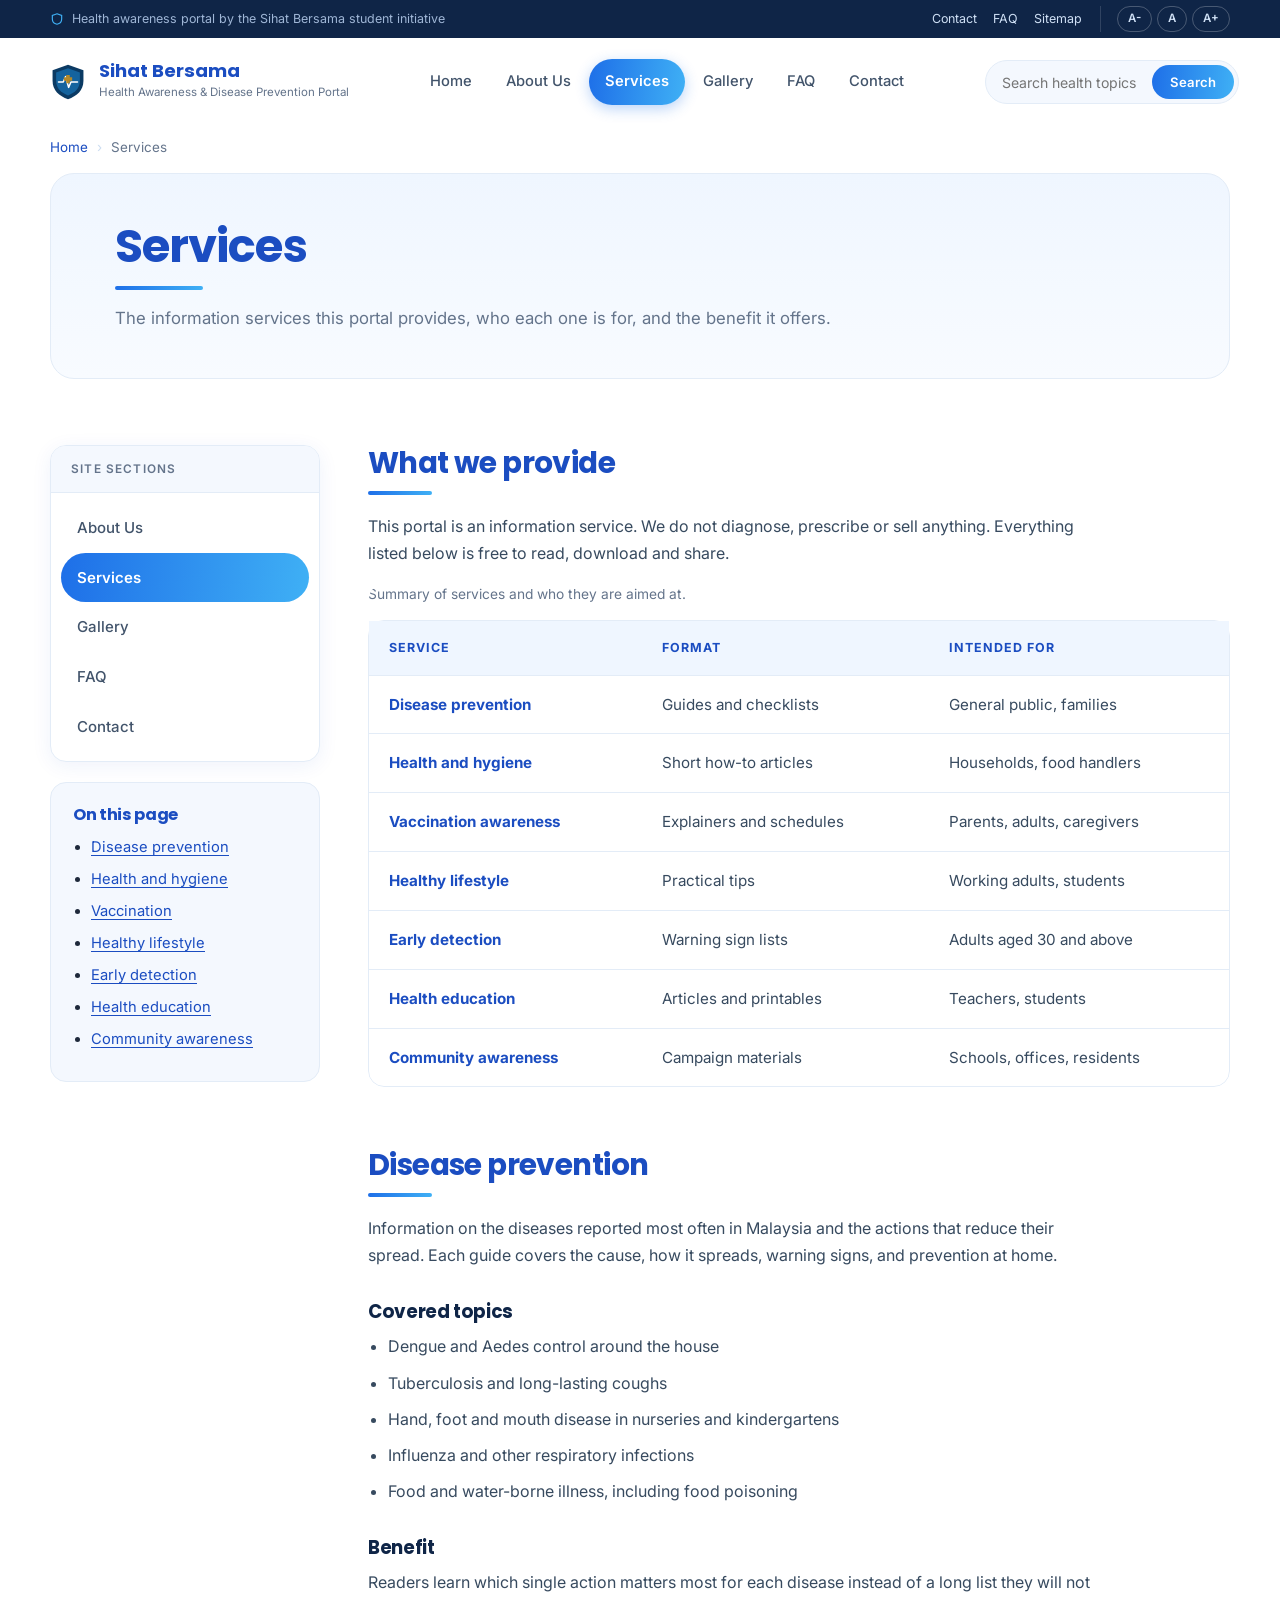
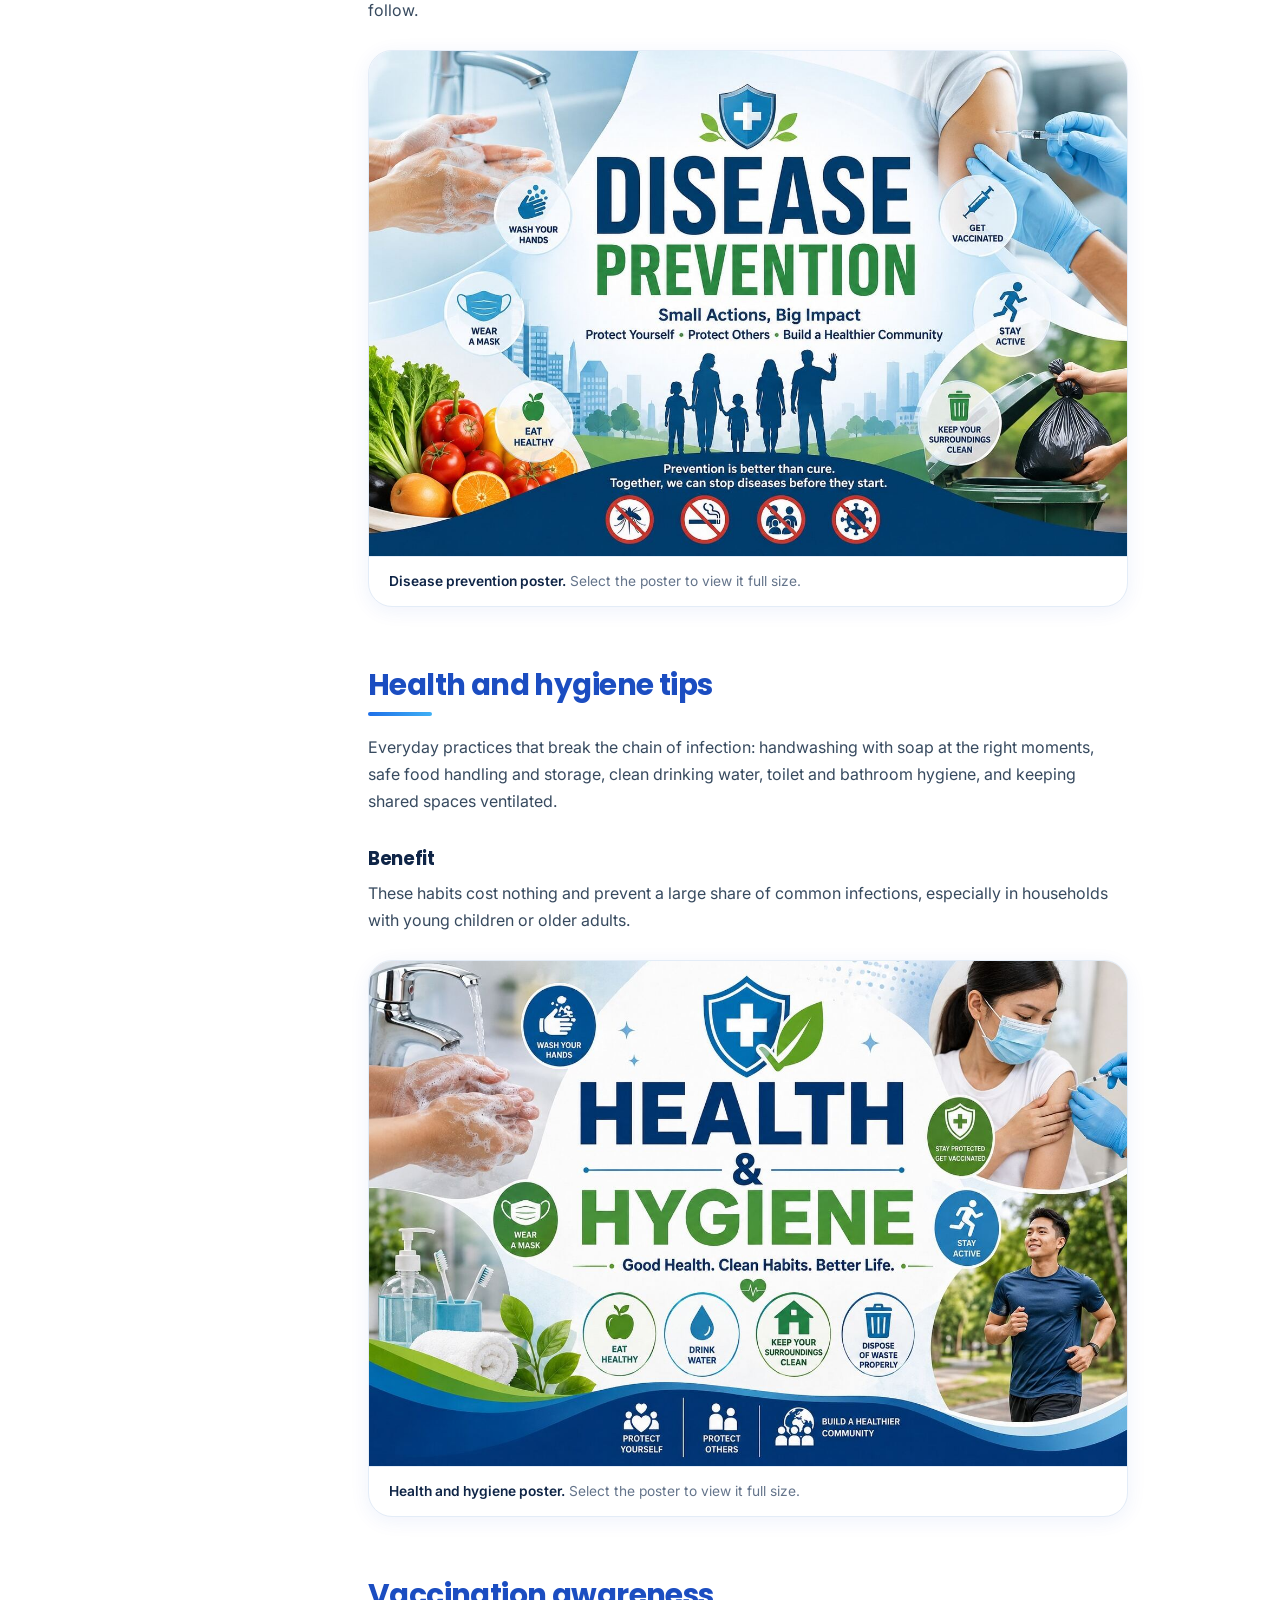
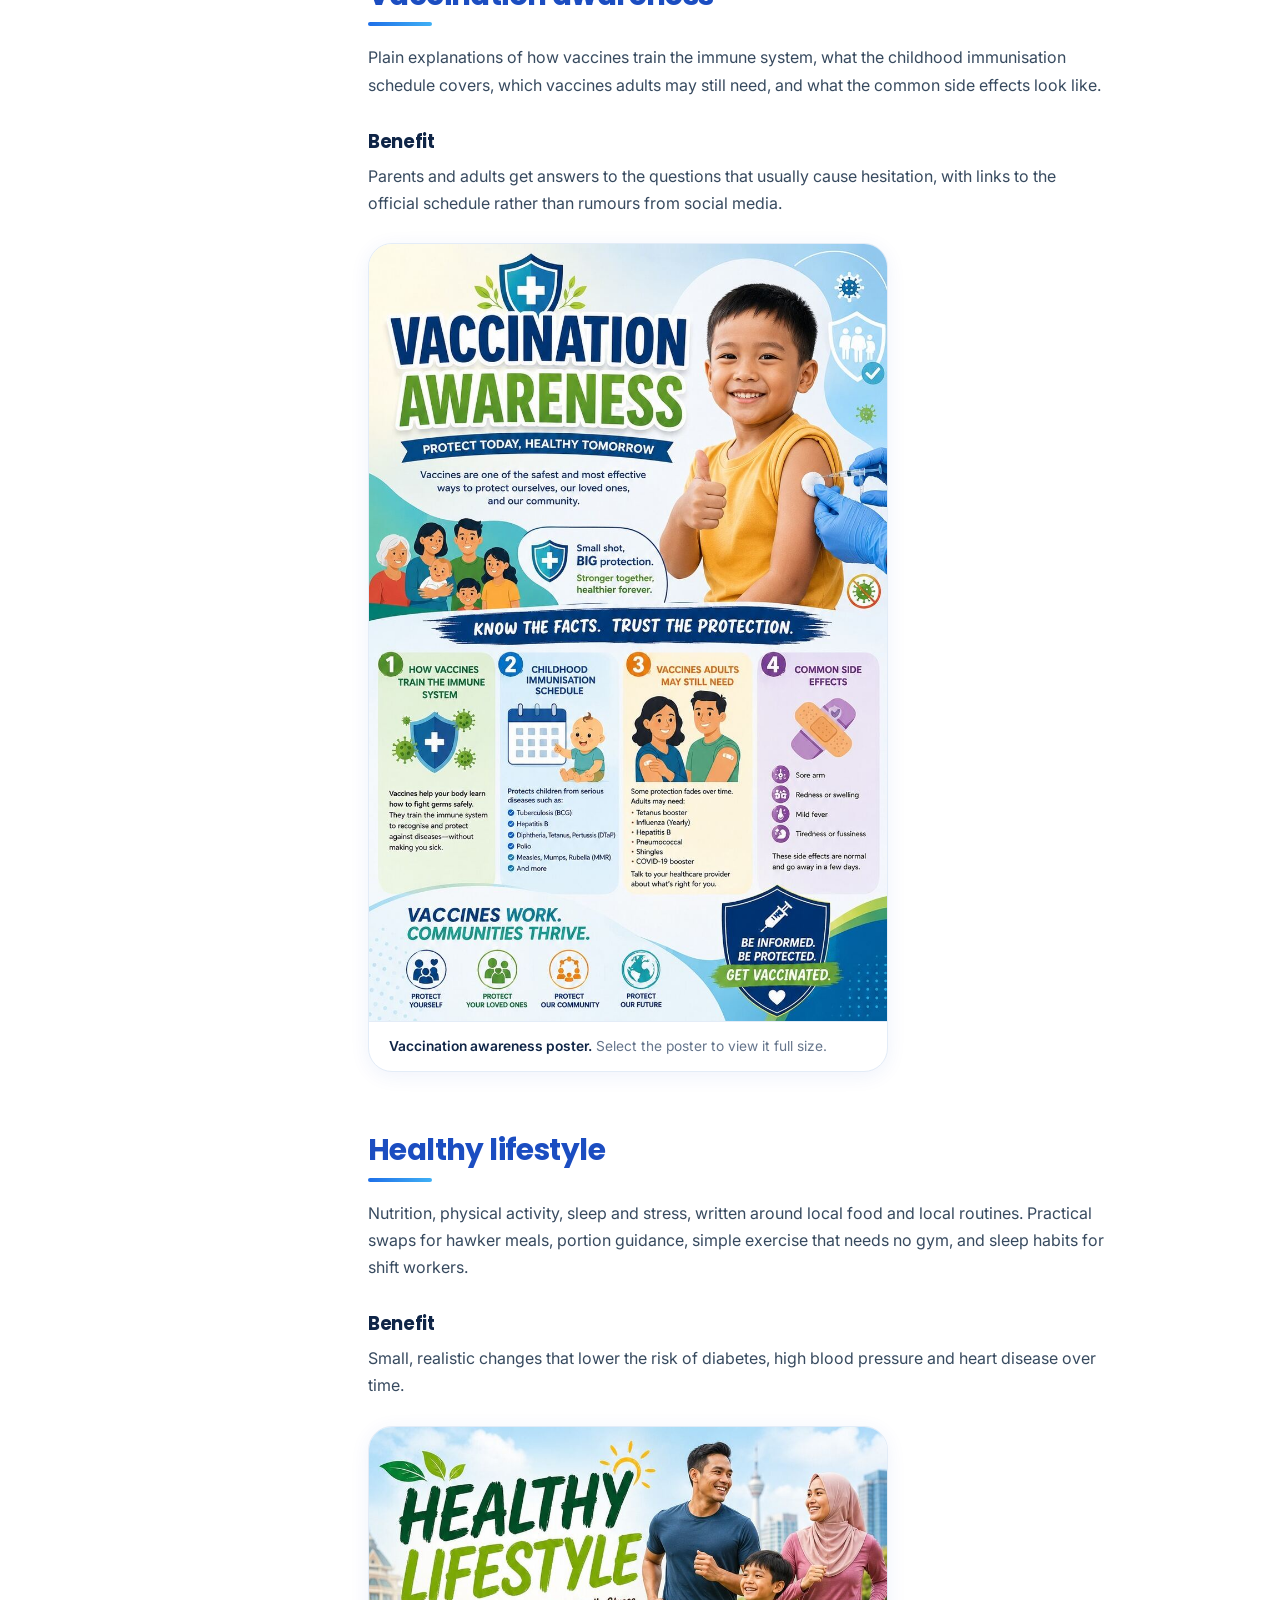
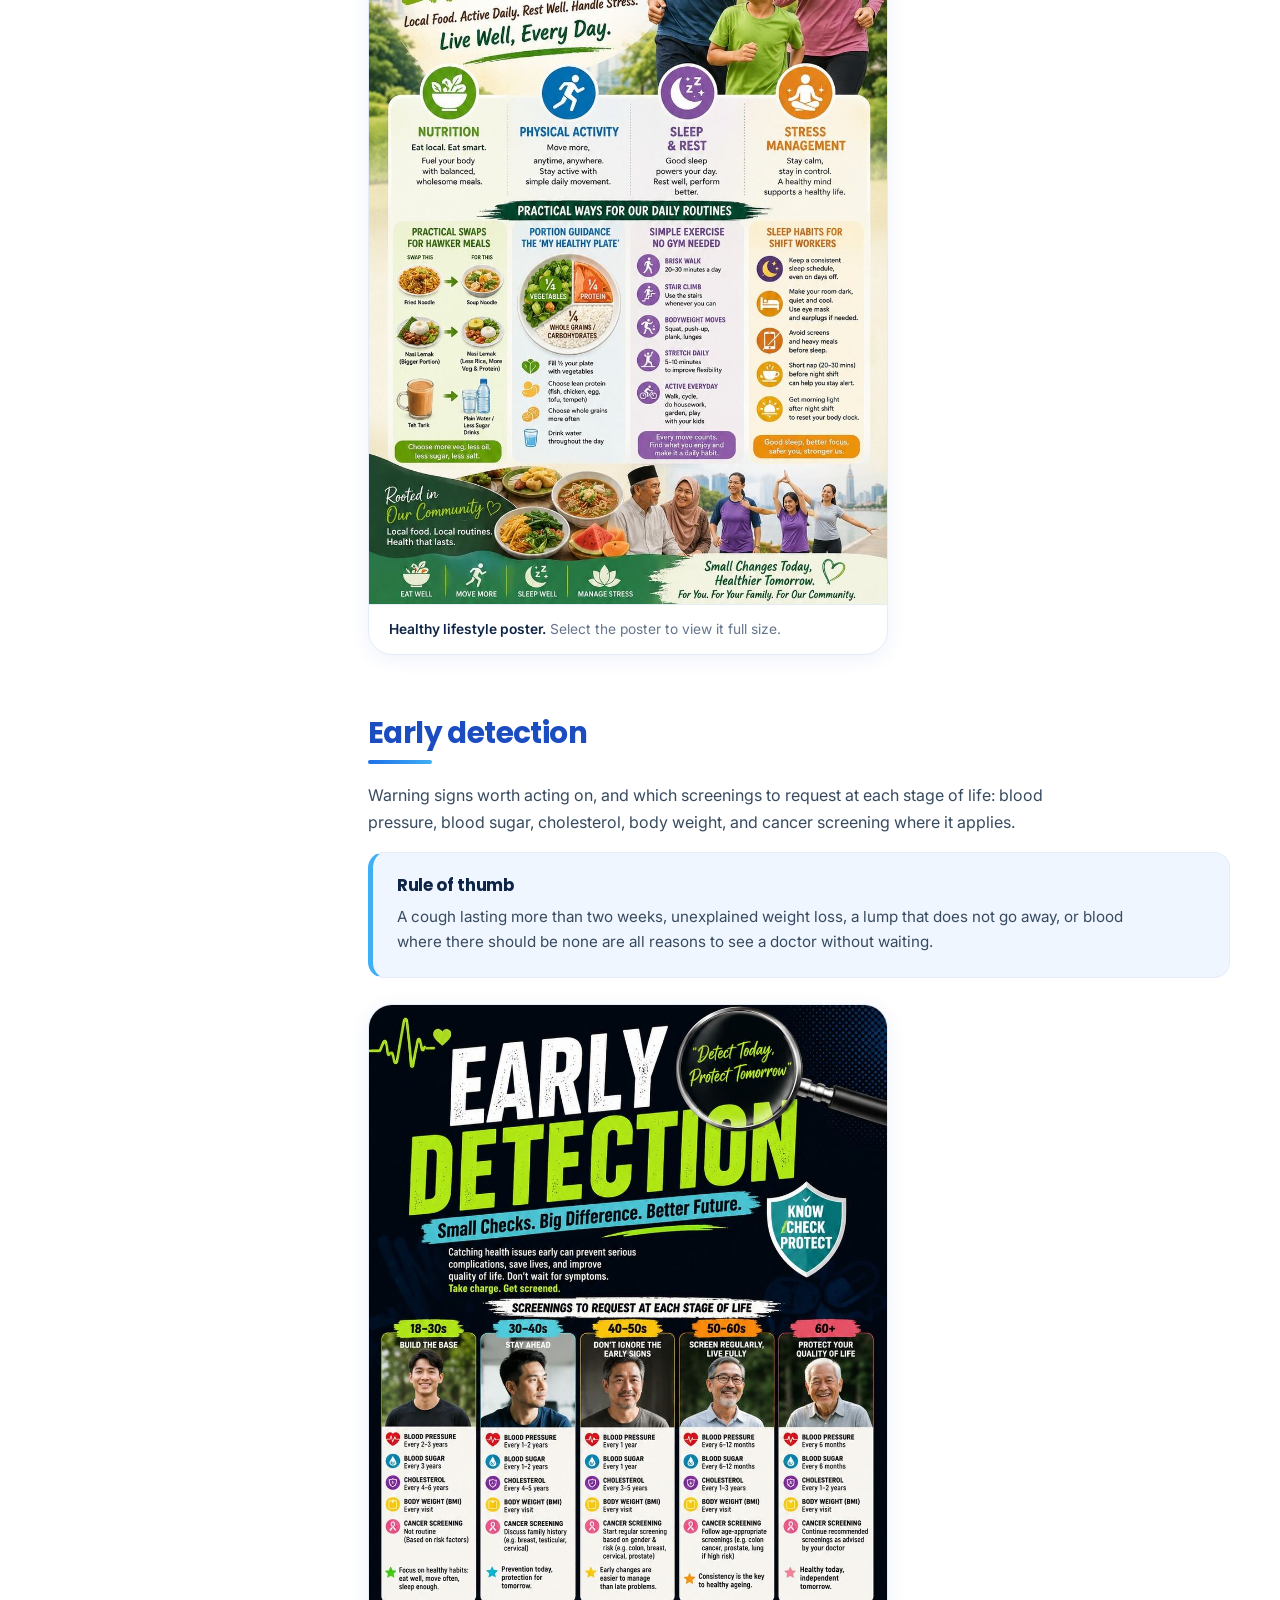
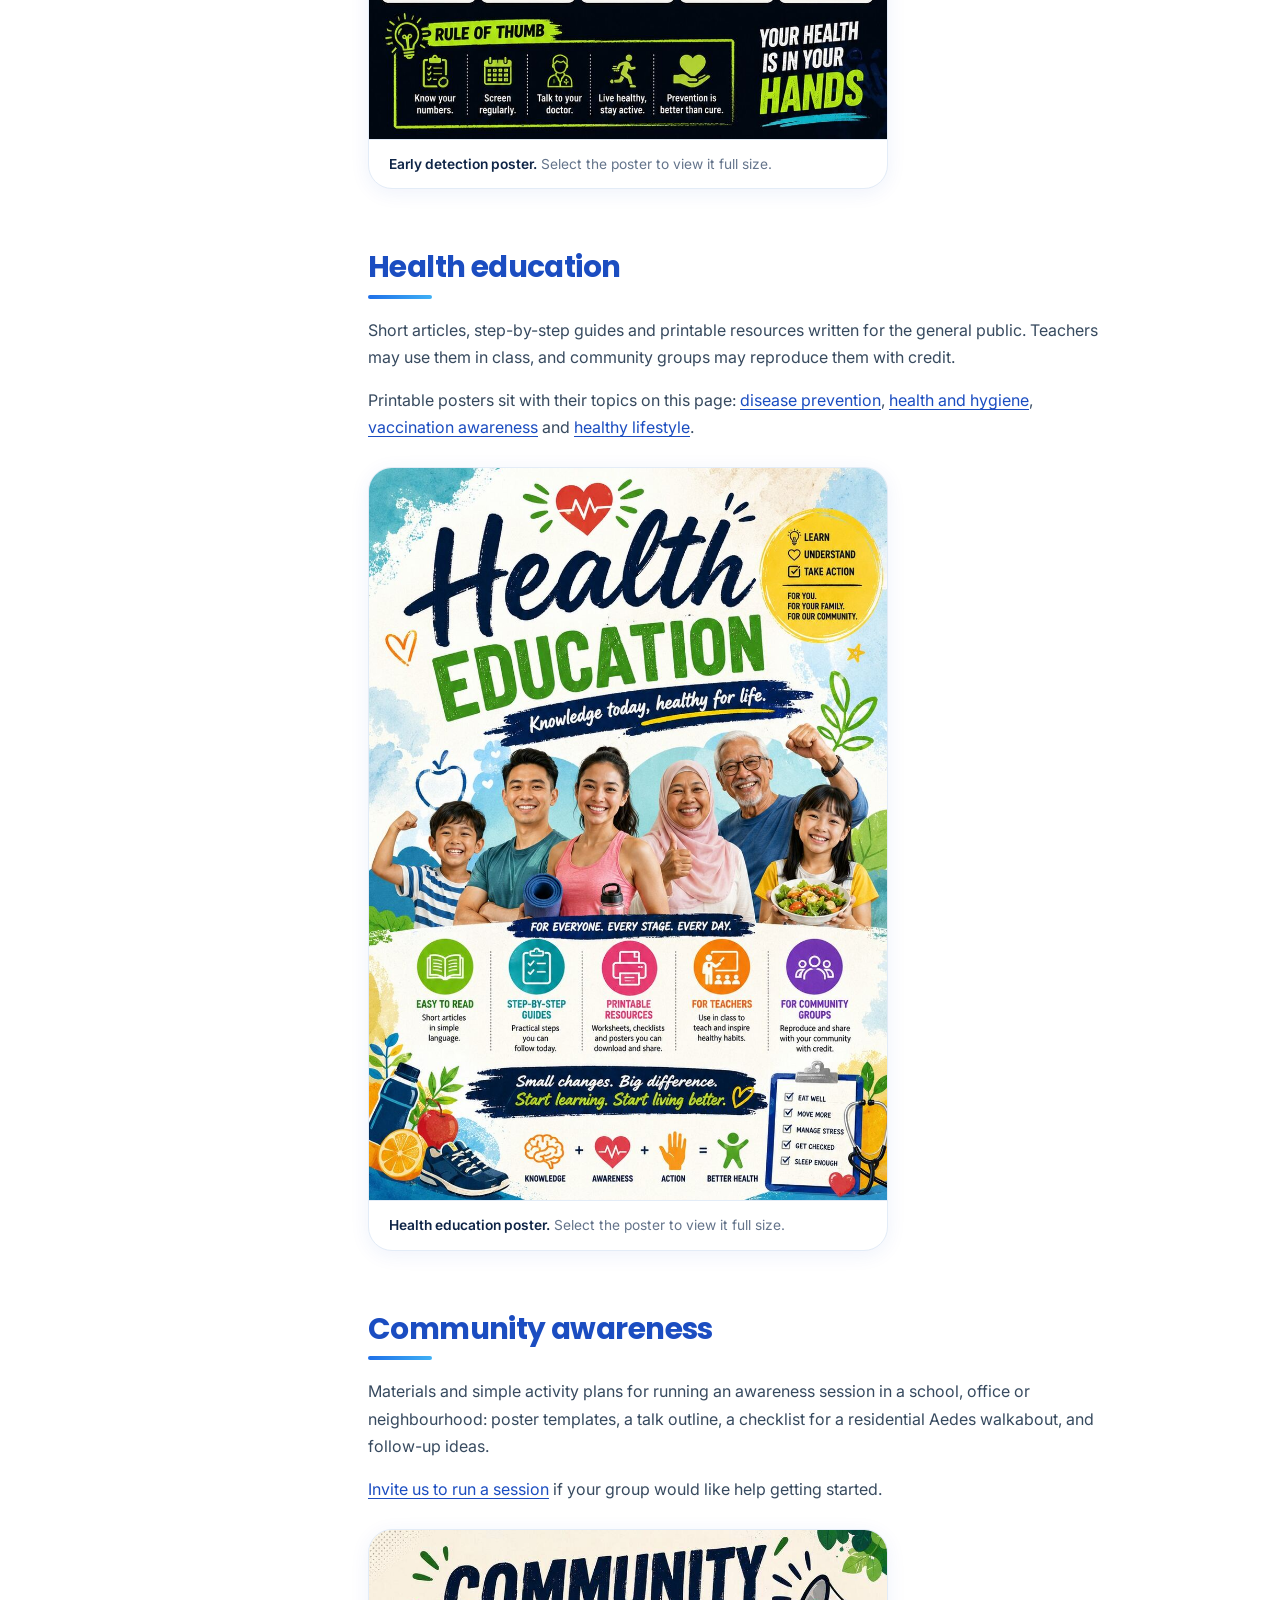
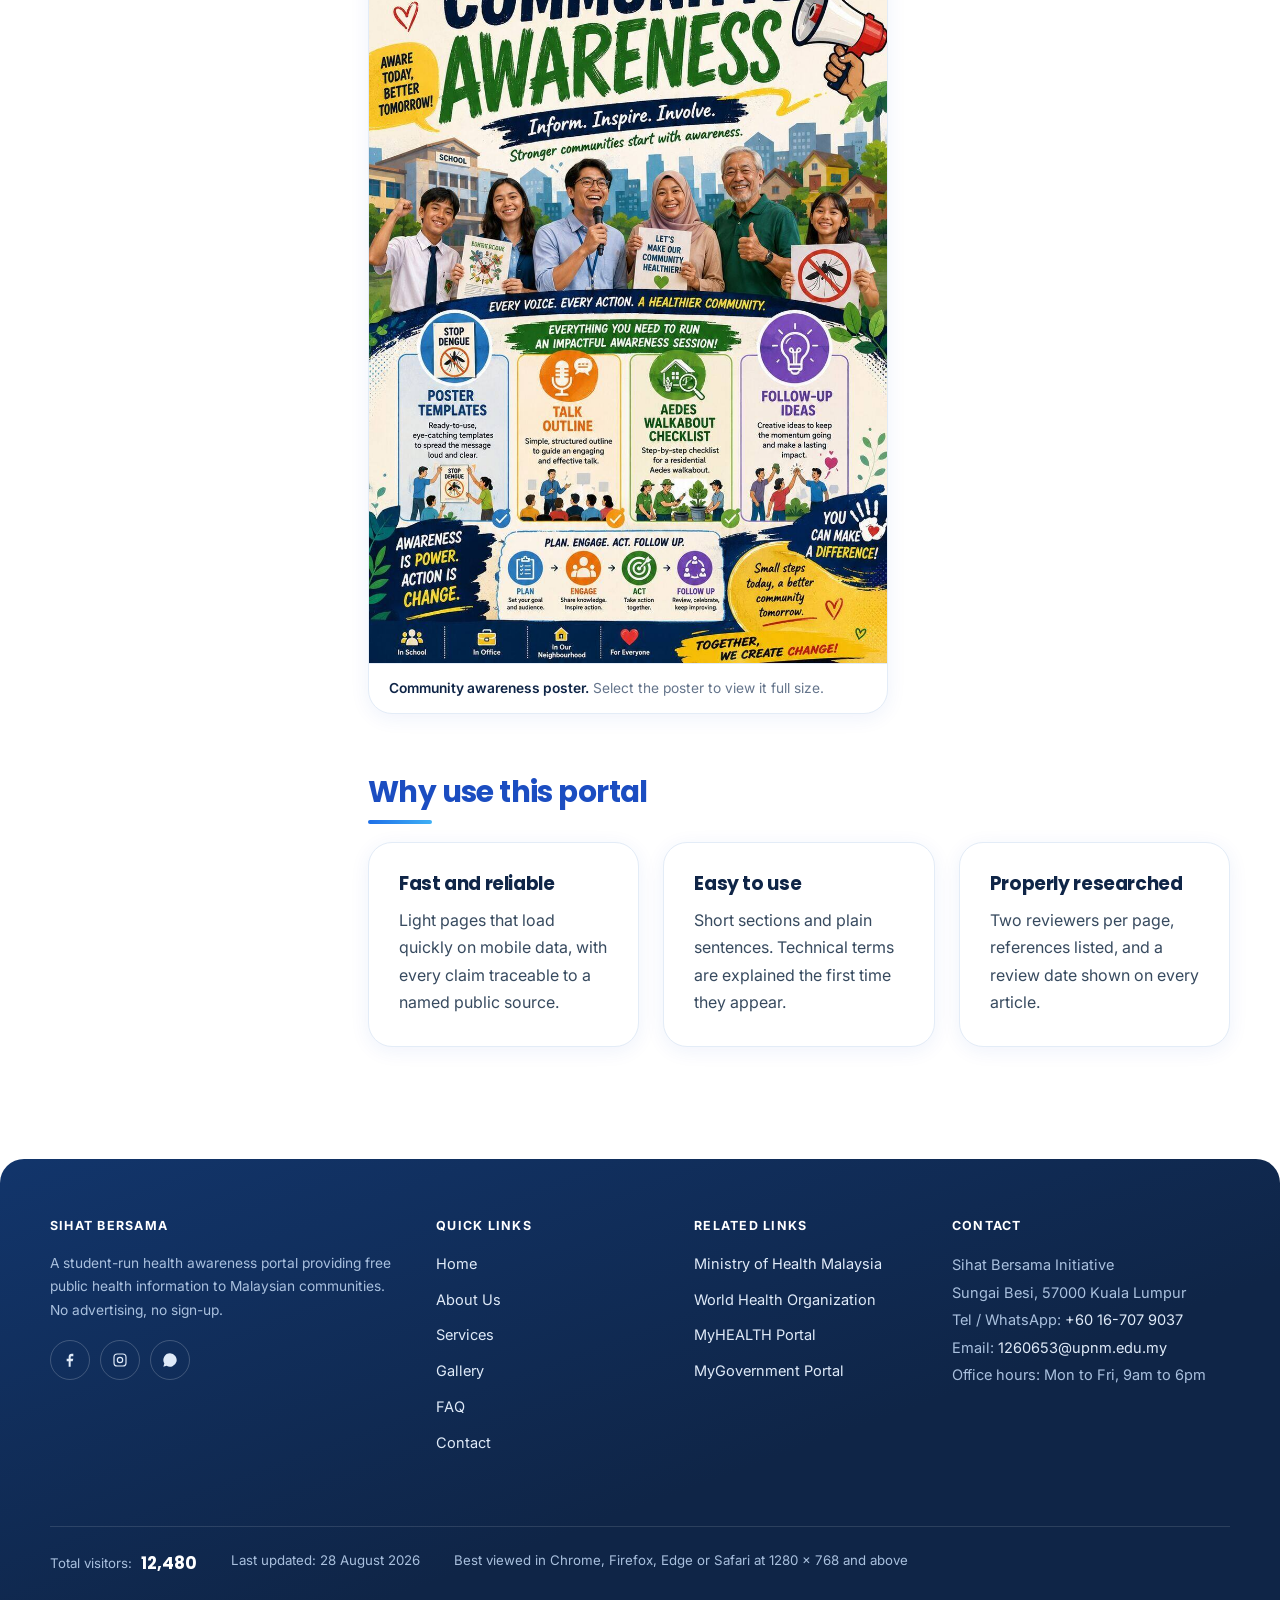
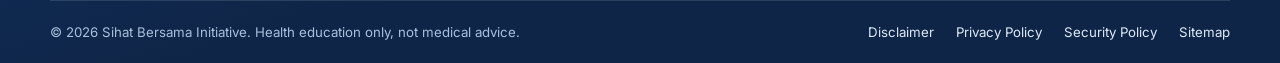
<file: services.html>
<!DOCTYPE html>
<html lang="en">
<head>
<meta charset="utf-8">
<meta name="viewport" content="width=device-width, initial-scale=1">
<title>Services | Sihat Bersama Health Awareness Portal</title>
<meta name="description" content="Health information services: disease prevention, hygiene, vaccination, healthy lifestyle, early detection, health education and community awareness.">
<link rel="preconnect" href="https://fonts.googleapis.com">
<link rel="preconnect" href="https://fonts.gstatic.com" crossorigin>
<link href="https://fonts.googleapis.com/css2?family=Poppins:wght@500;600;700&family=Inter:wght@400;500;600;700&display=swap" rel="stylesheet">
<link rel="stylesheet" href="assets/css/style.css?v=6fe60e30">
</head>
<body>
<a class="skip" href="#main">Skip to main content</a>

<div class="utilbar">
  <div class="wrap utilbar-in">
    <span class="util-official">
      <svg width="14" height="14" viewBox="0 0 24 24" fill="none" stroke="currentColor" stroke-width="2" aria-hidden="true"><path d="M12 3l8 3v6c0 5-3.4 8.2-8 9-4.6-.8-8-4-8-9V6z"/></svg>
      Health awareness portal by the Sihat Bersama student initiative
    </span>
    <span class="util-links">
      <a href="contact.html">Contact</a>
      <a href="faq.html">FAQ</a>
      <a href="#footer">Sitemap</a>
    </span>
    <span class="util-tools">
      <button class="a11y-btn" id="textSmaller" type="button" title="Smaller text">A-</button>
      <button class="a11y-btn" id="textNormal" type="button" title="Normal text">A</button>
      <button class="a11y-btn" id="textLarger" type="button" title="Larger text">A+</button>
    </span>
  </div>
</div>

<header class="siteheader">
  <div class="wrap siteheader-in">
    <a class="brand" href="index.html">
      <svg class="brand-crest" viewBox="0 0 64 64" aria-hidden="true">
        <path d="M32 3l26 9v18c0 16-11 26-26 31C17 56 6 46 6 30V12z" fill="#0B3A63"/>
        <path d="M32 9l20 7v14c0 12.5-8.4 20.6-20 24.6C20.4 50.6 12 42.5 12 30V16z" fill="#14639E"/>
        <path d="M16 32h8l4-9 5 18 4-9h11" fill="none" stroke="#fff" stroke-width="2.6" stroke-linecap="round" stroke-linejoin="round"/>
        <path d="M29 20h6v4h4v6h-4v4h-6v-4h-4v-6h4z" fill="#B3892A"/>
      </svg>
      <span>
        <span class="site-name">Sihat Bersama</span>
        <span class="site-sub">Health Awareness &amp; Disease Prevention Portal</span>
      </span>
    </a>
    <button class="nav-toggle" type="button" aria-expanded="false" aria-controls="navlist">
      <svg width="18" height="12" viewBox="0 0 18 12" aria-hidden="true"><path d="M0 1h18M0 6h18M0 11h18" stroke="currentColor" stroke-width="2"/></svg>
      Menu
    </button>
    <nav class="mainnav" aria-label="Main">
      <ul id="navlist">
        <li><a href="index.html">Home</a></li>
        <li><a href="about.html">About Us</a></li>
        <li><a class="is-active" aria-current="page" href="services.html">Services</a></li>
        <li><a href="gallery.html">Gallery</a></li>
        <li><a href="faq.html">FAQ</a></li>
        <li><a href="contact.html">Contact</a></li>
      </ul>
    </nav>
    <form class="searchbox" id="siteSearch" role="search">
      <label class="skip" for="q">Search this site</label>
      <input id="q" type="search" placeholder="Search health topics">
      <button type="submit">Search</button>
    </form>
  </div>
</header>

<nav class="breadcrumb" aria-label="Breadcrumb">
  <div class="wrap">
    <ol><li><a href="index.html">Home</a></li><li aria-current="page">Services</li></ol>
  </div>
</nav>

<div class="pagehead">
  <div class="wrap">
    <h1>Services</h1>
    <p>The information services this portal provides, who each one is for, and the benefit it offers.</p>
  </div>
</div>

<main id="main" class="main">
<div class="wrap layout">
<aside>
  <nav class="sidenav" aria-label="Section">
    <h2>Site sections</h2>
    <ul>
      <li><a href="about.html">About Us</a></li>
      <li><a class="is-active" href="services.html">Services</a></li>
      <li><a href="gallery.html">Gallery</a></li>
      <li><a href="faq.html">FAQ</a></li>
      <li><a href="contact.html">Contact</a></li>
    </ul>
  </nav>
  <div class="sidebox">
    <h3>On this page</h3>
    <ul style="padding-left:18px; margin:0">
      <li><a href="#prevention">Disease prevention</a></li>
      <li><a href="#hygiene">Health and hygiene</a></li>
      <li><a href="#vaccination">Vaccination</a></li>
      <li><a href="#lifestyle">Healthy lifestyle</a></li>
      <li><a href="#detection">Early detection</a></li>
      <li><a href="#education">Health education</a></li>
      <li><a href="#community">Community awareness</a></li>
    </ul>
  </div>
</aside>

<div class="content">
  <section>
    <h2>What we provide</h2>
    <p>This portal is an information service. We do not diagnose, prescribe or sell anything. Everything listed below is free to read, download and share.</p>
    <div class="table-scroll">
      <table class="table">
        <caption>Summary of services and who they are aimed at.</caption>
        <thead><tr><th scope="col">Service</th><th scope="col">Format</th><th scope="col">Intended for</th></tr></thead>
        <tbody>
          <tr><td><strong>Disease prevention</strong></td><td>Guides and checklists</td><td>General public, families</td></tr>
          <tr><td><strong>Health and hygiene</strong></td><td>Short how-to articles</td><td>Households, food handlers</td></tr>
          <tr><td><strong>Vaccination awareness</strong></td><td>Explainers and schedules</td><td>Parents, adults, caregivers</td></tr>
          <tr><td><strong>Healthy lifestyle</strong></td><td>Practical tips</td><td>Working adults, students</td></tr>
          <tr><td><strong>Early detection</strong></td><td>Warning sign lists</td><td>Adults aged 30 and above</td></tr>
          <tr><td><strong>Health education</strong></td><td>Articles and printables</td><td>Teachers, students</td></tr>
          <tr><td><strong>Community awareness</strong></td><td>Campaign materials</td><td>Schools, offices, residents</td></tr>
        </tbody>
      </table>
    </div>
  </section>

  <section id="prevention">
    <h2>Disease prevention</h2>
    <p>Information on the diseases reported most often in Malaysia and the actions that reduce their spread. Each guide covers the cause, how it spreads, warning signs, and prevention at home.</p>
    <h3>Covered topics</h3>
    <ul>
      <li>Dengue and Aedes control around the house</li>
      <li>Tuberculosis and long-lasting coughs</li>
      <li>Hand, foot and mouth disease in nurseries and kindergartens</li>
      <li>Influenza and other respiratory infections</li>
      <li>Food and water-borne illness, including food poisoning</li>
    </ul>
    <h3>Benefit</h3>
    <p>Readers learn which single action matters most for each disease instead of a long list they will not follow.</p>
    <figure class="poster">
      <a href="assets/img/f6d2f9d5-638b-4017-944b-dd46eb1b4ea0.jpeg"><img src="assets/img/f6d2f9d5-638b-4017-944b-dd46eb1b4ea0.jpeg" alt="Disease prevention poster listing handwashing, masks, vaccination, healthy eating, staying active and keeping surroundings clean" loading="lazy" width="1400" height="933"></a>
      <figcaption><b>Disease prevention poster.</b> Select the poster to view it full size.</figcaption>
    </figure>
  </section>

  <section id="hygiene">
    <h2>Health and hygiene tips</h2>
    <p>Everyday practices that break the chain of infection: handwashing with soap at the right moments, safe food handling and storage, clean drinking water, toilet and bathroom hygiene, and keeping shared spaces ventilated.</p>
    <h3>Benefit</h3>
    <p>These habits cost nothing and prevent a large share of common infections, especially in households with young children or older adults.</p>
    <figure class="poster">
      <a href="assets/img/170c4d66-a1b8-4d6c-b10e-c3fae617a127.jpeg"><img src="assets/img/170c4d66-a1b8-4d6c-b10e-c3fae617a127.jpeg" alt="Health and hygiene poster showing handwashing, masks, vaccination, clean surroundings, healthy eating and waste disposal" loading="lazy" width="1400" height="933"></a>
      <figcaption><b>Health and hygiene poster.</b> Select the poster to view it full size.</figcaption>
    </figure>
  </section>

  <section id="vaccination">
    <h2>Vaccination awareness</h2>
    <p>Plain explanations of how vaccines train the immune system, what the childhood immunisation schedule covers, which vaccines adults may still need, and what the common side effects look like.</p>
    <h3>Benefit</h3>
    <p>Parents and adults get answers to the questions that usually cause hesitation, with links to the official schedule rather than rumours from social media.</p>
    <figure class="poster tall">
      <a href="assets/img/d26012d5-cba6-4bc7-ae34-fedbc9604052.jpeg"><img src="assets/img/d26012d5-cba6-4bc7-ae34-fedbc9604052.jpeg" alt="Vaccination awareness poster covering how vaccines work, the childhood immunisation schedule, adult vaccines and common side effects" loading="lazy" width="933" height="1400"></a>
      <figcaption><b>Vaccination awareness poster.</b> Select the poster to view it full size.</figcaption>
    </figure>
  </section>

  <section id="lifestyle">
    <h2>Healthy lifestyle</h2>
    <p>Nutrition, physical activity, sleep and stress, written around local food and local routines. Practical swaps for hawker meals, portion guidance, simple exercise that needs no gym, and sleep habits for shift workers.</p>
    <h3>Benefit</h3>
    <p>Small, realistic changes that lower the risk of diabetes, high blood pressure and heart disease over time.</p>
    <figure class="poster tall">
      <a href="assets/img/20b44db8-fa39-4f53-8271-1c2aa3526a23.jpeg"><img src="assets/img/20b44db8-fa39-4f53-8271-1c2aa3526a23.jpeg" alt="Healthy lifestyle poster covering nutrition, physical activity, sleep and stress management with local food swaps" loading="lazy" width="933" height="1400"></a>
      <figcaption><b>Healthy lifestyle poster.</b> Select the poster to view it full size.</figcaption>
    </figure>
  </section>

  <section id="detection">
    <h2>Early detection</h2>
    <p>Warning signs worth acting on, and which screenings to request at each stage of life: blood pressure, blood sugar, cholesterol, body weight, and cancer screening where it applies.</p>
    <div class="notice">
      <h3>Rule of thumb</h3>
      <p>A cough lasting more than two weeks, unexplained weight loss, a lump that does not go away, or blood where there should be none are all reasons to see a doctor without waiting.</p>
    </div>
    <figure class="poster tall">
      <a href="assets/img/poster-early-detection.jpg"><img src="assets/img/poster-early-detection.jpg" alt="Early detection poster listing the blood pressure, blood sugar, cholesterol, weight and cancer screenings to request from the 18-30s through to 60 and above" loading="lazy" width="989" height="1400"></a>
      <figcaption><b>Early detection poster.</b> Select the poster to view it full size.</figcaption>
    </figure>
  </section>

  <section id="education">
    <h2>Health education</h2>
    <p>Short articles, step-by-step guides and printable resources written for the general public. Teachers may use them in class, and community groups may reproduce them with credit.</p>
    <p>Printable posters sit with their topics on this page: <a href="#prevention">disease prevention</a>, <a href="#hygiene">health and hygiene</a>, <a href="#vaccination">vaccination awareness</a> and <a href="#lifestyle">healthy lifestyle</a>.</p>
    <figure class="poster tall">
      <a href="assets/img/poster-health-education.jpg"><img src="assets/img/poster-health-education.jpg" alt="Health education poster describing easy to read articles, step-by-step guides, printable resources, and material for teachers and community groups" loading="lazy" width="991" height="1400"></a>
      <figcaption><b>Health education poster.</b> Select the poster to view it full size.</figcaption>
    </figure>
  </section>

  <section id="community">
    <h2>Community awareness</h2>
    <p>Materials and simple activity plans for running an awareness session in a school, office or neighbourhood: poster templates, a talk outline, a checklist for a residential Aedes walkabout, and follow-up ideas.</p>
    <p><a href="contact.html">Invite us to run a session</a> if your group would like help getting started.</p>
    <figure class="poster tall">
      <a href="assets/img/poster-community-awareness.jpg"><img src="assets/img/poster-community-awareness.jpg" alt="Community awareness poster showing poster templates, a talk outline, an Aedes walkabout checklist and follow-up ideas for running an awareness session" loading="lazy" width="989" height="1400"></a>
      <figcaption><b>Community awareness poster.</b> Select the poster to view it full size.</figcaption>
    </figure>
  </section>

  <section>
    <h2>Why use this portal</h2>
    <div class="split-3">
      <div class="panel"><h3>Fast and reliable</h3><p>Light pages that load quickly on mobile data, with every claim traceable to a named public source.</p></div>
      <div class="panel"><h3>Easy to use</h3><p>Short sections and plain sentences. Technical terms are explained the first time they appear.</p></div>
      <div class="panel"><h3>Properly researched</h3><p>Two reviewers per page, references listed, and a review date shown on every article.</p></div>
    </div>
  </section>
</div>
</div>
</main>

<footer class="footer" id="footer">
  <div class="wrap">
    <div class="foot-grid">
      <div>
        <h3>Sihat Bersama</h3>
        <p style="font-size:.86rem">A student-run health awareness portal providing free public health information to Malaysian communities. No advertising, no sign-up.</p>
        <div class="socials">
          <a href="#" aria-label="Facebook"><svg width="16" height="16" viewBox="0 0 24 24" fill="currentColor"><path d="M13 22v-8h3l1-4h-4V8c0-1.1.3-1.8 1.9-1.8H17V2.7A26 26 0 0 0 14.5 2.5C11.9 2.5 10 4.1 10 7.1V10H7v4h3v8z"/></svg></a>
          <a href="#" aria-label="Instagram"><svg width="16" height="16" viewBox="0 0 24 24" fill="none" stroke="currentColor" stroke-width="1.8"><rect x="3" y="3" width="18" height="18" rx="5"/><circle cx="12" cy="12" r="4"/></svg></a>
          <a href="https://wa.me/60167079037" aria-label="WhatsApp"><svg width="16" height="16" viewBox="0 0 24 24" fill="currentColor"><path d="M12 2a10 10 0 0 0-8.5 15.2L2 22l4.9-1.4A10 10 0 1 0 12 2z"/></svg></a>
        </div>
      </div>
      <div>
        <h3>Quick links</h3>
        <ul>
          <li><a href="index.html">Home</a></li>
          <li><a href="about.html">About Us</a></li>
          <li><a href="services.html">Services</a></li>
          <li><a href="gallery.html">Gallery</a></li>
          <li><a href="faq.html">FAQ</a></li>
          <li><a href="contact.html">Contact</a></li>
        </ul>
      </div>
      <div>
        <h3>Related links</h3>
        <ul>
          <li><a href="https://www.moh.gov.my">Ministry of Health Malaysia</a></li>
          <li><a href="https://www.who.int">World Health Organization</a></li>
          <li><a href="https://www.myhealth.gov.my">MyHEALTH Portal</a></li>
          <li><a href="https://www.malaysia.gov.my">MyGovernment Portal</a></li>
        </ul>
      </div>
      <div>
        <h3>Contact</h3>
        <address>
          Sihat Bersama Initiative<br>
          Sungai Besi, 57000 Kuala Lumpur<br>
          Tel / WhatsApp: <a href="https://wa.me/60167079037">+60 16-707 9037</a><br>
          Email: <a href="mailto:1260653@upnm.edu.my">1260653@upnm.edu.my</a><br>
          Office hours: Mon to Fri, 9am to 6pm
        </address>
      </div>
    </div>

    <div class="foot-meta">
      <span class="counter">Total visitors: <b id="viewCount">0</b></span>
      <span>Last updated: 28 August 2026</span>
      <span>Best viewed in Chrome, Firefox, Edge or Safari at 1280 x 768 and above</span>
    </div>

    <div class="foot-base">
      <span>&copy; <span data-year>2026</span> Sihat Bersama Initiative. Health education only, not medical advice.</span>
      <span class="foot-links">
        <a href="#">Disclaimer</a>
        <a href="#">Privacy Policy</a>
        <a href="#">Security Policy</a>
        <a href="#footer">Sitemap</a>
      </span>
    </div>
  </div>
</footer>

<script src="assets/js/main.js?v=61d804a8"></script>
</body>
</html>
</file>
<file: assets/css/style.css>
/* ===========================================================
   Sihat Bersama - shared stylesheet
   Style reference: modern Malaysian government portals
   (floating pill navigation, bright blue gradients, soft
   rounded cards, generous white space).
   Class names unchanged, so the HTML stays the same.
   =========================================================== */

:root{
  --brand:#1B4DC1;
  --brand-dark:#12358C;
  --brand-deep:#0F2547;
  --cyan:#3FB0F5;
  --blue-grad:linear-gradient(96deg,#1E6FE8 0%,#3FB0F5 100%);
  --tint:#EFF6FF;
  --tint-2:#F4F8FE;
  --surface:#FFFFFF;
  --ink:#1E293B;
  --muted:#64748B;
  --border:#E3ECF7;
  --border-strong:#CBDCF0;
  --amber:#F0A821;
  --maroon:#C0362C;
  --head:"Poppins", system-ui, Arial, sans-serif;
  --sans:"Inter", system-ui, -apple-system, "Segoe UI", Arial, sans-serif;
  --wrap:1220px;
  --pad:20px;
  --r-lg:24px;
  --r:16px;
  --r-sm:10px;
  --shadow-soft:0 4px 20px rgba(27,77,193,.07);
  --shadow-card:0 6px 28px rgba(27,77,193,.10);
  --shadow-lift:0 14px 42px rgba(27,77,193,.18);
}

*{box-sizing:border-box}
html{font-size:100%; scroll-behavior:smooth; -webkit-text-size-adjust:100%}
body{
  margin:0; background:var(--surface); color:var(--ink);
  font-family:var(--sans); font-size:1rem; line-height:1.7; -webkit-font-smoothing:antialiased;
}
img{max-width:100%; display:block}
a{color:var(--brand); text-underline-offset:3px}
a:hover{color:var(--brand-dark)}
a:focus-visible, button:focus-visible, input:focus-visible, select:focus-visible,
textarea:focus-visible, summary:focus-visible{outline:3px solid var(--cyan); outline-offset:3px; border-radius:6px}
h1,h2,h3,h4{margin:0; font-family:var(--head); font-weight:700; line-height:1.2; letter-spacing:-.02em; color:var(--brand)}
p{margin:0 0 1em}
ul,ol{margin:0 0 1em; padding-left:20px}
li{margin-bottom:9px}
code{background:var(--tint); border:1px solid var(--border); border-radius:6px; padding:2px 6px; font-size:.88em}

.wrap{max-width:var(--wrap); margin-inline:auto; padding-inline:var(--pad)}
.skip{position:absolute; left:-9999px; top:0; background:var(--brand); color:#fff; padding:12px 18px; z-index:300; border-radius:0 0 12px 0}
.skip:focus{left:0}

/* ---------- utility bar ---------- */
.utilbar{background:var(--brand-deep); color:#9FB6D6; font-size:.78rem}
.utilbar-in{display:flex; align-items:center; gap:18px; min-height:38px; flex-wrap:wrap}
.utilbar a{color:#CFE0F5; text-decoration:none}
.utilbar a:hover{color:#fff}
.util-official{margin-right:auto; display:flex; align-items:center; gap:8px}
.util-official svg{flex:none; color:var(--cyan)}
.util-links{display:flex; gap:16px}
.util-tools{display:flex; align-items:center; gap:5px; padding-left:16px; border-left:1px solid rgba(255,255,255,.14)}
.a11y-btn{
  background:transparent; border:1px solid rgba(255,255,255,.24); color:#CFE0F5;
  font:600 .72rem/1 var(--sans); padding:6px 10px; border-radius:999px; cursor:pointer; transition:.15s;
}
.a11y-btn:hover{background:rgba(255,255,255,.16); color:#fff}

/* ---------- site header: brand, navigation and search in one bar ---------- */
.siteheader{position:sticky; top:10px; z-index:60; background:transparent; padding-block:12px 16px}
.siteheader-in{
  display:flex; align-items:center; gap:14px; min-height:64px;
  padding:8px 10px 8px 18px; border:1px solid transparent; border-radius:999px;
  background:transparent; box-shadow:none;
  transition:background .22s ease, border-color .22s ease, box-shadow .22s ease;
}
/* once the page scrolls, the bar lifts off the page */
.siteheader.is-stuck .siteheader-in{
  background:rgba(255,255,255,.9); -webkit-backdrop-filter:blur(14px); backdrop-filter:blur(14px);
  border-color:var(--border); box-shadow:0 10px 30px rgba(11,58,99,.13);
}
.brand{display:flex; align-items:center; gap:12px; text-decoration:none; color:var(--brand); flex:none}
.brand-crest{width:38px; height:38px; flex:none}
.site-name{font-family:var(--head); font-size:1.14rem; font-weight:700; display:block; line-height:1.1; color:var(--brand)}
.site-sub{display:block; font-family:var(--sans); font-size:.72rem; color:var(--muted); margin-top:2px; font-weight:400}
.searchbox{display:flex; align-items:center; flex:none; background:var(--tint-2); border:1px solid var(--border); border-radius:999px; padding:4px 4px 4px 16px}
.searchbox:focus-within{border-color:var(--cyan); background:#fff; box-shadow:0 0 0 4px rgba(63,176,245,.16)}
.searchbox input{border:0; background:transparent; padding:8px 0; font:400 .88rem var(--sans); width:150px; color:var(--ink)}
.searchbox input:focus{outline:none}
.searchbox button{border:0; background:var(--blue-grad); color:#fff; padding:9px 18px; border-radius:999px; cursor:pointer; font:600 .82rem var(--sans)}
.searchbox button:hover{filter:brightness(1.06)}

/* ---------- navigation inside the header ---------- */
.mainnav{margin-inline:auto}
.nav-toggle{
  display:none; background:transparent; border:0; color:var(--brand); padding:12px 6px;
  font:600 .95rem var(--sans); cursor:pointer; align-items:center; gap:10px;
}
.mainnav ul{display:flex; list-style:none; margin:0; padding:0; flex-wrap:wrap; gap:2px; justify-content:center}
.mainnav li{margin:0}
.mainnav a{
  display:block; color:#42546B; text-decoration:none; padding:10px 16px;
  font-size:.92rem; font-weight:500; border-radius:999px; transition:.16s;
}
.mainnav a:hover{background:var(--tint); color:var(--brand)}
.mainnav a.is-active{background:var(--blue-grad); color:#fff; font-weight:600; box-shadow:0 4px 14px rgba(30,111,232,.3)}

/* ---------- breadcrumb ---------- */
.breadcrumb{font-size:.84rem; background:transparent}
.breadcrumb ol{list-style:none; display:flex; flex-wrap:wrap; gap:9px; margin:0; padding:6px 0 14px}
.breadcrumb li{margin:0; color:var(--muted)}
.breadcrumb a{text-decoration:none}
.breadcrumb li+li::before{content:"›"; margin-right:9px; color:var(--border-strong)}

/* ---------- page header band ---------- */
.pagehead{
  background:linear-gradient(180deg,#EFF6FF 0%,#F8FBFF 100%);
  border:1px solid var(--border); border-radius:var(--r-lg);
  max-width:calc(var(--wrap) - var(--pad) * 2); margin:0 auto; padding:44px 44px 46px;
}
.pagehead h1{font-size:clamp(2rem,4.4vw,2.9rem); position:relative; padding-bottom:16px}
.pagehead h1::after{content:""; position:absolute; left:0; bottom:0; width:88px; height:4px; border-radius:4px; background:var(--blue-grad)}
.pagehead p{margin:14px 0 0; color:var(--muted); max-width:72ch; font-size:1.05rem}

/* ---------- layout ---------- */
.main{padding-block:26px 72px}
.layout{display:grid; grid-template-columns:270px 1fr; gap:48px; align-items:start; margin-top:40px}
.sidenav{border:1px solid var(--border); border-radius:var(--r); overflow:hidden; background:#fff; box-shadow:var(--shadow-soft); position:sticky; top:104px}
.sidenav h2{font-family:var(--sans); font-size:.74rem; letter-spacing:.1em; text-transform:uppercase; padding:16px 20px; color:var(--muted); background:var(--tint-2); border-bottom:1px solid var(--border); margin:0; font-weight:600}
.sidenav ul{list-style:none; margin:0; padding:10px}
.sidenav li{margin:0}
.sidenav a{display:block; padding:12px 16px; font-size:.94rem; text-decoration:none; color:#42546B; border-radius:999px; font-weight:500}
.sidenav a:hover{background:var(--tint); color:var(--brand)}
.sidenav a.is-active{background:var(--blue-grad); color:#fff; font-weight:600}
.sidebox{border:1px solid var(--border); border-radius:var(--r); padding:22px; margin-top:20px; background:var(--tint-2); font-size:.92rem}
.sidebox h3{font-size:1.02rem; margin-bottom:10px}
.sidebox ul{padding-left:18px; margin-bottom:0}
.sidebox li{margin-bottom:7px}
.sidebox p:last-child{margin-bottom:0}

.content h2{font-size:1.85rem; margin:0 0 18px; position:relative; padding-bottom:14px}
.content h2::after{content:""; position:absolute; left:0; bottom:0; width:64px; height:4px; border-radius:4px; background:var(--blue-grad)}
.content h3{font-size:1.15rem; margin:32px 0 10px; color:var(--brand-deep)}
.content section+section{margin-top:60px}
.content p, .content li{max-width:74ch; color:#374A5F}

/* ---------- home hero ---------- */
.hero{background:radial-gradient(1100px 460px at 78% 12%, #EAF4FE 0%, rgba(255,255,255,0) 62%), #fff}
.hero-in{display:grid; grid-template-columns:1.02fr .98fr; gap:56px; align-items:center; padding-block:56px 68px}
.hero h1{font-size:clamp(2.2rem,5vw,3.4rem); line-height:1.14; margin-bottom:22px; position:relative; padding-bottom:20px}
.hero h1::after{content:""; position:absolute; left:0; bottom:0; width:110px; height:5px; border-radius:5px; background:var(--blue-grad)}
.hero p{color:var(--muted); max-width:52ch; font-size:1.08rem}
.hero-actions{display:flex; gap:14px; flex-wrap:wrap; margin-top:30px}
.hero-art{
  border-radius:var(--r-lg); overflow:hidden; background:linear-gradient(160deg,#EAF4FE,#F7FBFF);
  border:1px solid var(--border); padding:18px; box-shadow:var(--shadow-card);
}
.hero-art svg{width:100%; height:auto; display:block; border-radius:var(--r)}
.hero-art img{width:100%; height:auto; aspect-ratio:4/3; object-fit:cover; object-position:60% center; display:block; border-radius:var(--r)}

/* ---------- buttons ---------- */
.btn{
  display:inline-flex; align-items:center; gap:9px; background:var(--blue-grad); color:#fff;
  text-decoration:none; font:600 .96rem/1 var(--sans); padding:16px 30px; border:0;
  border-radius:999px; cursor:pointer; box-shadow:0 8px 22px rgba(30,111,232,.28);
  transition:transform .14s ease, box-shadow .14s ease, filter .14s ease;
}
.btn::after{content:"→"; font-size:1.05em; line-height:1}
.btn:hover{transform:translateY(-2px); box-shadow:0 12px 30px rgba(30,111,232,.36); color:#fff; filter:brightness(1.04)}
.btn-alt{background:var(--brand-deep); box-shadow:0 8px 22px rgba(15,37,71,.24)}
.btn-alt:hover{background:#16325C; box-shadow:0 12px 30px rgba(15,37,71,.3)}

/* ---------- announcement strip ---------- */
.announce{background:transparent; padding-top:6px}
.announce-in{
  display:flex; gap:18px; align-items:center; flex-wrap:wrap; font-size:.9rem;
  background:var(--tint); border:1px solid var(--border); border-radius:999px; padding:12px 24px;
}
.announce strong{
  white-space:nowrap; color:#fff; background:var(--blue-grad); padding:5px 15px;
  border-radius:999px; font-size:.76rem; letter-spacing:.03em; font-weight:600;
}
.announce ul{list-style:none; display:flex; gap:28px; margin:0; padding:0; flex-wrap:wrap}
.announce li{margin:0; position:relative}
.announce li+li::before{content:""; position:absolute; left:-15px; top:50%; width:5px; height:5px; border-radius:50%; background:var(--border-strong); transform:translateY(-50%)}
.announce a{color:#33465E; text-decoration:none; font-weight:500}
.announce a:hover{color:var(--brand)}

/* ---------- section head ---------- */
.sec{padding-block:70px}
.sec-alt{background:linear-gradient(180deg,#F7FBFF 0%,#EFF6FF 100%)}
.sec-head{margin-bottom:36px; max-width:74ch}
.sec-head h2{font-size:clamp(1.7rem,3.2vw,2.3rem); position:relative; padding-bottom:16px}
.sec-head h2::after{content:""; position:absolute; left:0; bottom:0; width:78px; height:4px; border-radius:4px; background:var(--blue-grad)}
.sec-head p{margin:14px 0 0; color:var(--muted); font-size:1.03rem}

/* ---------- tiles ---------- */
.tiles{display:grid; grid-template-columns:repeat(4,1fr); gap:22px}
.tile{
  display:block; background:#fff; border:1px solid var(--border); border-radius:var(--r-lg);
  padding:30px 26px 28px; text-decoration:none; color:var(--ink); box-shadow:var(--shadow-soft);
  transition:transform .16s ease, box-shadow .16s ease;
}
.tile:hover{transform:translateY(-5px); box-shadow:var(--shadow-lift); color:var(--ink)}
.tile .ico{
  display:grid; place-items:center; width:72px; height:72px; border-radius:50%;
  background:radial-gradient(circle at 30% 25%, #FFFFFF 0%, #E4F1FE 55%, #D3E8FD 100%);
  border:1px solid #DCEBFB; color:var(--brand); margin-bottom:20px;
}
.tile h3{font-size:1.08rem; margin-bottom:8px}
.tile p{margin:0; font-size:.9rem; color:var(--muted); line-height:1.6}

/* ---------- tables ---------- */
.table{width:100%; border-collapse:separate; border-spacing:0; font-size:.95rem; background:#fff; border:1px solid var(--border); border-radius:var(--r); overflow:hidden}
.table caption{text-align:left; font-size:.86rem; color:var(--muted); padding-bottom:14px}
.table th, .table td{padding:16px 20px; vertical-align:top; text-align:left; border-bottom:1px solid var(--border); color:#374A5F}
.table thead th{
  background:var(--tint); color:var(--brand); font-family:var(--sans); font-weight:700;
  font-size:.78rem; letter-spacing:.08em; text-transform:uppercase;
}
.table tbody tr:last-child th, .table tbody tr:last-child td{border-bottom:0}
.table tbody tr:hover{background:#F8FBFF}
.table tbody th[scope="row"]{width:190px; color:var(--brand); font-weight:600; background:var(--tint-2)}
.table td strong{color:var(--brand)}
.table-scroll{overflow-x:auto; border-radius:var(--r)}

/* ---------- notice boxes ---------- */
.notice{border:1px solid var(--border); background:var(--tint); padding:22px 24px; font-size:.95rem; border-radius:var(--r); border-left:5px solid var(--cyan)}
.notice.warn{border-color:#F6D6D3; background:#FEF4F3; border-left-color:var(--maroon)}
.notice h3{font-size:1.05rem; margin:0 0 8px}
.notice.warn h3{color:var(--maroon)}
.notice p:last-child{margin-bottom:0}

/* ---------- updates list ---------- */
.updates{list-style:none; margin:0; padding:0}
.updates li{
  display:flex; gap:20px; padding:18px 22px; margin:0 0 12px; font-size:.96rem;
  background:#fff; border:1px solid var(--border); border-radius:var(--r); transition:.16s;
}
.updates li:hover{border-color:var(--border-strong); box-shadow:var(--shadow-soft); transform:translateX(3px)}
.updates time{color:var(--muted); font-size:.82rem; white-space:nowrap; width:104px; flex:none; padding-top:3px}
.updates a{text-decoration:none; font-weight:600; color:var(--brand-deep)}
.updates a:hover{color:var(--brand)}

/* ---------- panels ---------- */
.split{display:grid; grid-template-columns:1fr 1fr; gap:40px}
.split-3{display:grid; grid-template-columns:repeat(3,1fr); gap:24px}
.panel{border:1px solid var(--border); border-radius:var(--r-lg); padding:30px; background:#fff; box-shadow:var(--shadow-soft)}
.panel h3{font-size:1.18rem; margin:0 0 12px}
.panel p:last-child{margin-bottom:0}

/* ---------- gallery ---------- */
.filters{display:flex; gap:10px; flex-wrap:wrap; margin-bottom:28px}
.filter-btn{
  background:#fff; border:1px solid var(--border); padding:11px 22px; font:600 .89rem var(--sans);
  cursor:pointer; border-radius:999px; color:#42546B; transition:.16s;
}
.filter-btn:hover{border-color:var(--cyan); color:var(--brand)}
.filter-btn[aria-pressed="true"]{background:var(--blue-grad); color:#fff; border-color:transparent; box-shadow:0 6px 18px rgba(30,111,232,.28)}
.grid-photos{display:grid; grid-template-columns:repeat(3,1fr); gap:24px}
.photo{border:1px solid var(--border); border-radius:var(--r-lg); overflow:hidden; background:#fff; box-shadow:var(--shadow-soft); transition:.16s}
.photo:hover{transform:translateY(-5px); box-shadow:var(--shadow-lift)}
.photo .frame{aspect-ratio:4/3; background:var(--tint); overflow:hidden}
.photo .frame a{display:block; width:100%; height:100%; cursor:zoom-in}
.photo .frame svg, .photo .frame img{width:100%; height:100%; object-fit:cover}
.photo figcaption{padding:18px 20px; font-size:.94rem; font-weight:600; color:var(--brand-deep)}
.photo figcaption span{display:block; color:var(--muted); font-size:.81rem; margin-top:6px; font-weight:400}

/* ---------- posters ---------- */
.poster{max-width:760px; margin:26px 0 0; border:1px solid var(--border); border-radius:var(--r-lg); overflow:hidden; background:#fff; box-shadow:var(--shadow-soft)}
.poster.tall{max-width:520px}
.poster a{display:block; line-height:0; background:var(--tint); cursor:zoom-in}
.poster img{width:100%; height:auto; display:block}
.poster figcaption{padding:14px 20px; font-size:.86rem; line-height:1.5; color:var(--muted); border-top:1px solid var(--border)}
.poster figcaption b{color:var(--brand-deep); font-weight:600}

/* ---------- faq ---------- */
.faq details{border:1px solid var(--border); border-radius:var(--r); margin-bottom:14px; background:#fff; overflow:hidden; transition:.16s}
.faq details[open]{box-shadow:var(--shadow-card); border-color:var(--border-strong)}
.faq summary{cursor:pointer; padding:20px 58px 20px 24px; font-weight:600; position:relative; list-style:none; font-size:1rem; color:var(--brand-deep); font-family:var(--head)}
.faq summary::-webkit-details-marker{display:none}
.faq summary:hover{color:var(--brand)}
.faq summary::after{
  content:"+"; position:absolute; right:20px; top:50%; transform:translateY(-50%);
  width:30px; height:30px; border-radius:50%; background:var(--tint); color:var(--brand);
  display:grid; place-items:center; font-size:1.2rem; font-weight:600; line-height:1;
}
.faq details[open] summary{color:var(--brand)}
.faq details[open] summary::after{content:"–"; background:var(--blue-grad); color:#fff}
.faq .answer{padding:4px 24px 22px; color:#374A5F}
.faq .answer p:last-child{margin-bottom:0}

/* ---------- forms ---------- */
.form{border:1px solid var(--border); border-radius:var(--r-lg); padding:32px; background:#fff; box-shadow:var(--shadow-card)}
.field{margin-bottom:20px}
.field label{display:block; font-size:.88rem; font-weight:600; margin-bottom:8px; color:var(--brand-deep)}
.field .req{color:var(--maroon)}
.field input, .field select, .field textarea{
  width:100%; padding:14px 16px; border:1px solid var(--border-strong); border-radius:12px;
  font:400 .95rem var(--sans); background:var(--tint-2); color:var(--ink); transition:.15s;
}
.field input:focus, .field select:focus, .field textarea:focus{
  outline:none; background:#fff; border-color:var(--cyan); box-shadow:0 0 0 4px rgba(63,176,245,.16);
}
.field textarea{min-height:150px; resize:vertical}
.hint{font-size:.81rem; color:var(--muted); margin-top:7px}
.form-status{margin-top:16px; font-size:.92rem; min-height:1.3em; color:var(--brand); font-weight:600}
.form-status.error{color:var(--maroon)}

/* ---------- footer ---------- */
.footer{background:linear-gradient(160deg,#12356B 0%,var(--brand-deep) 60%); color:#A9C0DE; margin-top:40px; border-radius:var(--r-lg) var(--r-lg) 0 0}
.footer a{color:#DFEAF8; text-decoration:none}
.footer a:hover{color:#fff; text-decoration:underline}
.footer h3{font-family:var(--sans); font-size:.78rem; color:#fff; margin-bottom:18px; text-transform:uppercase; letter-spacing:.1em; font-weight:700}
.foot-grid{display:grid; grid-template-columns:1.6fr 1fr 1fr 1.3fr; gap:44px; padding-block:60px}
.footer ul{list-style:none; margin:0; padding:0}
.footer li{font-size:.91rem; margin-bottom:11px}
.footer address{font-style:normal; font-size:.91rem; line-height:1.9}
.socials{display:flex; gap:10px; margin-top:18px}
.socials a{width:40px; height:40px; border-radius:50%; border:1px solid rgba(255,255,255,.2); display:grid; place-items:center; color:#DFEAF8; transition:.15s}
.socials a:hover{background:var(--blue-grad); border-color:transparent; color:#fff}
.foot-meta{border-top:1px solid rgba(255,255,255,.12); padding-block:22px; display:flex; flex-wrap:wrap; gap:16px 34px; font-size:.83rem}
.foot-meta .counter{display:flex; align-items:center; gap:9px}
.foot-meta .counter b{font-size:1.05rem; color:#fff; font-variant-numeric:tabular-nums; font-family:var(--head)}
.foot-base{border-top:1px solid rgba(255,255,255,.12); padding-block:20px; font-size:.83rem; display:flex; flex-wrap:wrap; gap:14px; justify-content:space-between}
.foot-links{display:flex; gap:22px; flex-wrap:wrap}

/* ---------- responsive ---------- */
@media (max-width:1080px){
  .layout{grid-template-columns:1fr; gap:32px}
  .sidenav{position:static}
  .tiles{grid-template-columns:repeat(2,1fr)}
  .foot-grid{grid-template-columns:1fr 1fr}
  .site-sub{display:none}
  .hero-in{grid-template-columns:1fr; padding-block:40px 56px}
  .hero-art{order:-1}
  .grid-photos{grid-template-columns:repeat(2,1fr)}
  .mainnav a{padding:10px 14px; font-size:.9rem}
  .pagehead{padding:34px 28px 36px}
}
@media (max-width:820px){
  .siteheader{top:0; padding-block:10px}
  .siteheader-in{
    flex-wrap:wrap; gap:10px; min-height:0; padding:10px 12px; border-radius:var(--r);
    background:#fff; border-color:var(--border); box-shadow:var(--shadow-soft);
  }
  .brand{margin-right:auto}
  .nav-toggle{display:flex; justify-content:space-between}
  .mainnav{order:3; width:100%; margin:0}
  .mainnav ul{display:none; flex-direction:column; width:100%; padding-bottom:4px; gap:2px}
  .mainnav ul[data-open="true"]{display:flex}
  .mainnav a{text-align:left; padding:13px 16px}
  .searchbox{order:4; width:100%; flex:auto}
  .searchbox input{width:100%}
  .sec{padding-block:48px}
  .split, .split-3, .grid-photos, .tiles, .foot-grid{grid-template-columns:1fr}
  .updates li{flex-direction:column; gap:4px}
  .updates time{width:auto}
  .table tbody th[scope="row"]{width:auto}
  .announce-in{border-radius:var(--r); padding:14px 18px}
}
@media (prefers-reduced-motion:reduce){html{scroll-behavior:auto} *{animation:none !important; transition:none !important}}
@media print{
  .utilbar,.mainnav,.searchbox,.sidenav,.footer,.breadcrumb,.hero-art{display:none}
  .siteheader{position:static; padding:0}
  .siteheader-in{border:0; box-shadow:none; padding:0}
  body{font-size:11pt}
  .hero,.pagehead{background:none; border:0}
}

/* ---------- lightbox ---------- */
.lightbox{position:fixed; inset:0; z-index:400; background:rgba(8,22,40,.84); display:grid; place-items:center; padding:28px}
.lightbox[hidden]{display:none}
.lightbox-in{position:relative; max-width:min(96vw,880px); max-height:92vh}
.lightbox-in img{display:block; width:auto; height:auto; max-width:100%; max-height:92vh; border-radius:var(--r); box-shadow:0 26px 70px rgba(0,0,0,.5)}
.lightbox-close{
  position:absolute; top:-16px; right:-16px; width:42px; height:42px; border-radius:50%;
  border:1px solid var(--border); background:#fff; color:var(--brand-deep);
  font:400 1.6rem/1 var(--sans); cursor:pointer; box-shadow:var(--shadow-card);
}
.lightbox-close:hover{background:var(--tint); color:var(--brand)}
.lightbox-close:focus-visible{outline:3px solid var(--cyan); outline-offset:2px}
@media (max-width:560px){
  .lightbox{padding:14px}
  .lightbox-close{top:6px; right:6px; width:38px; height:38px}
}
</file>
